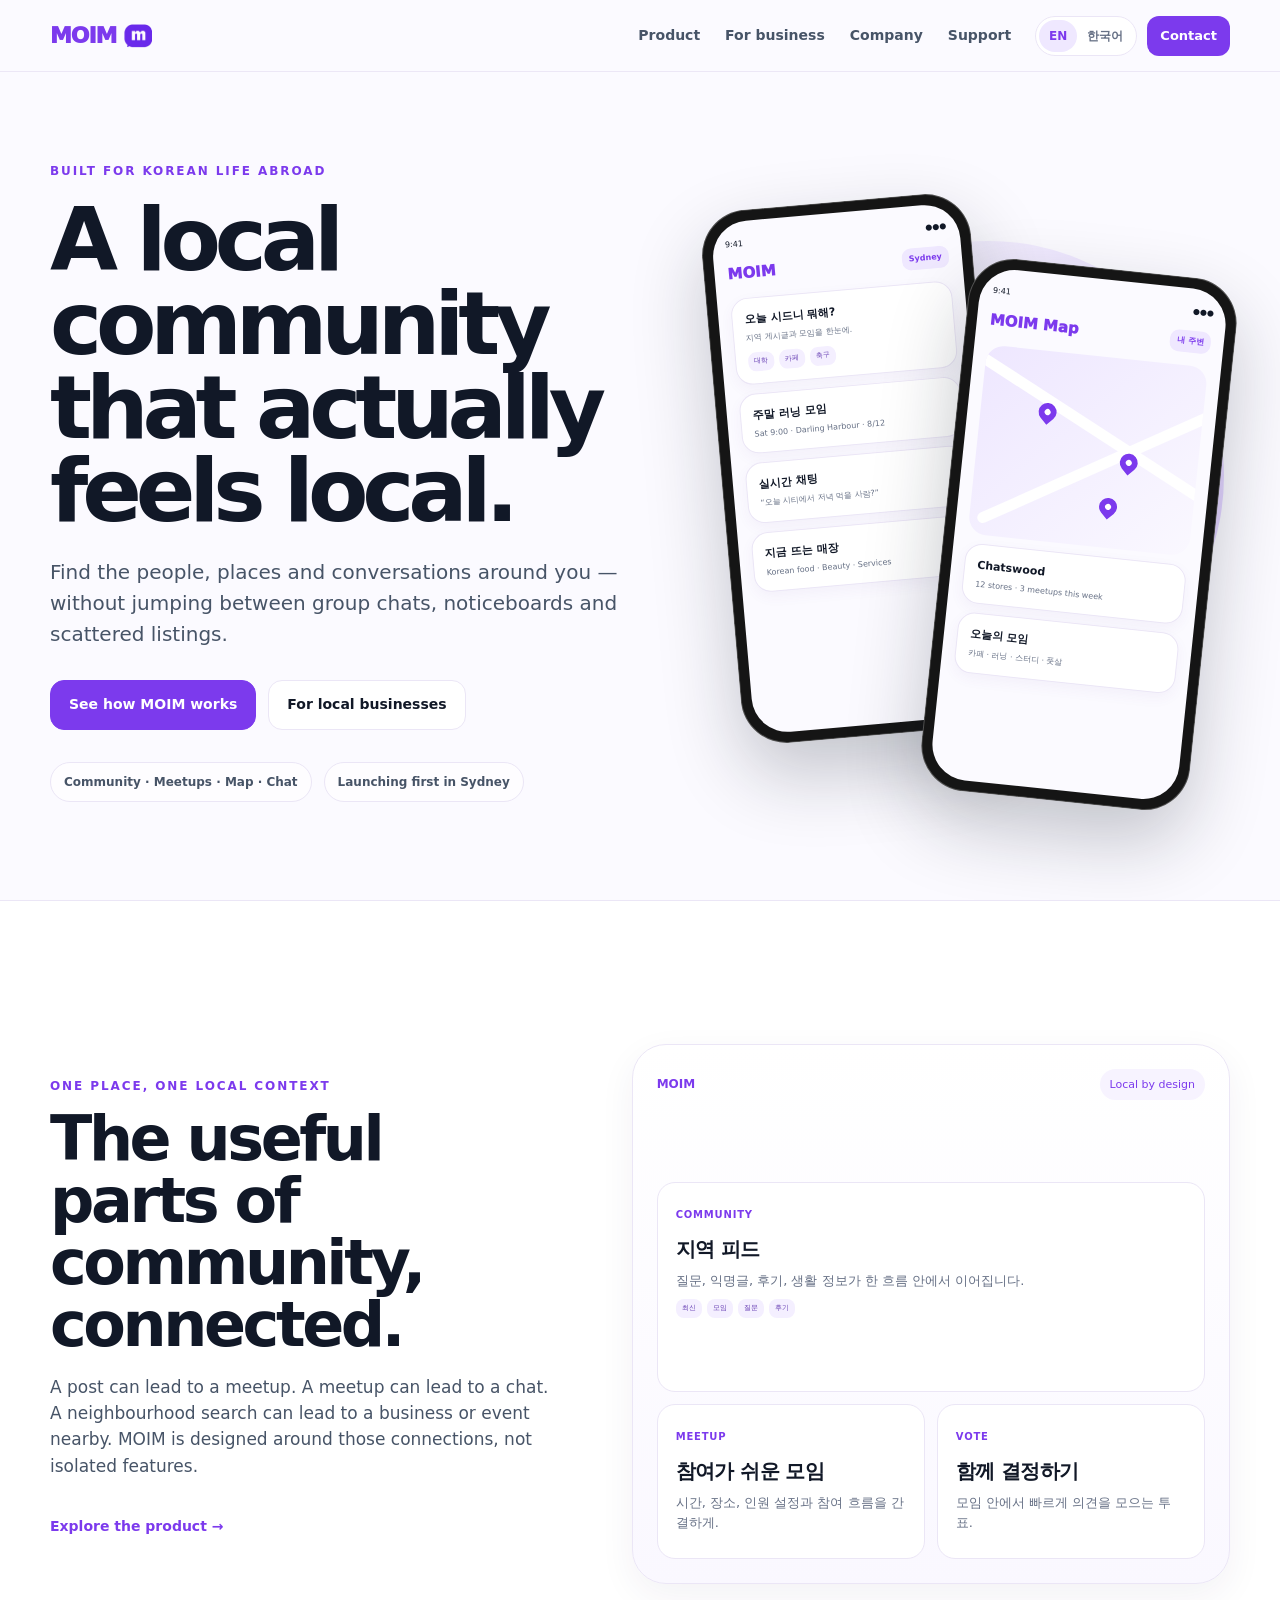
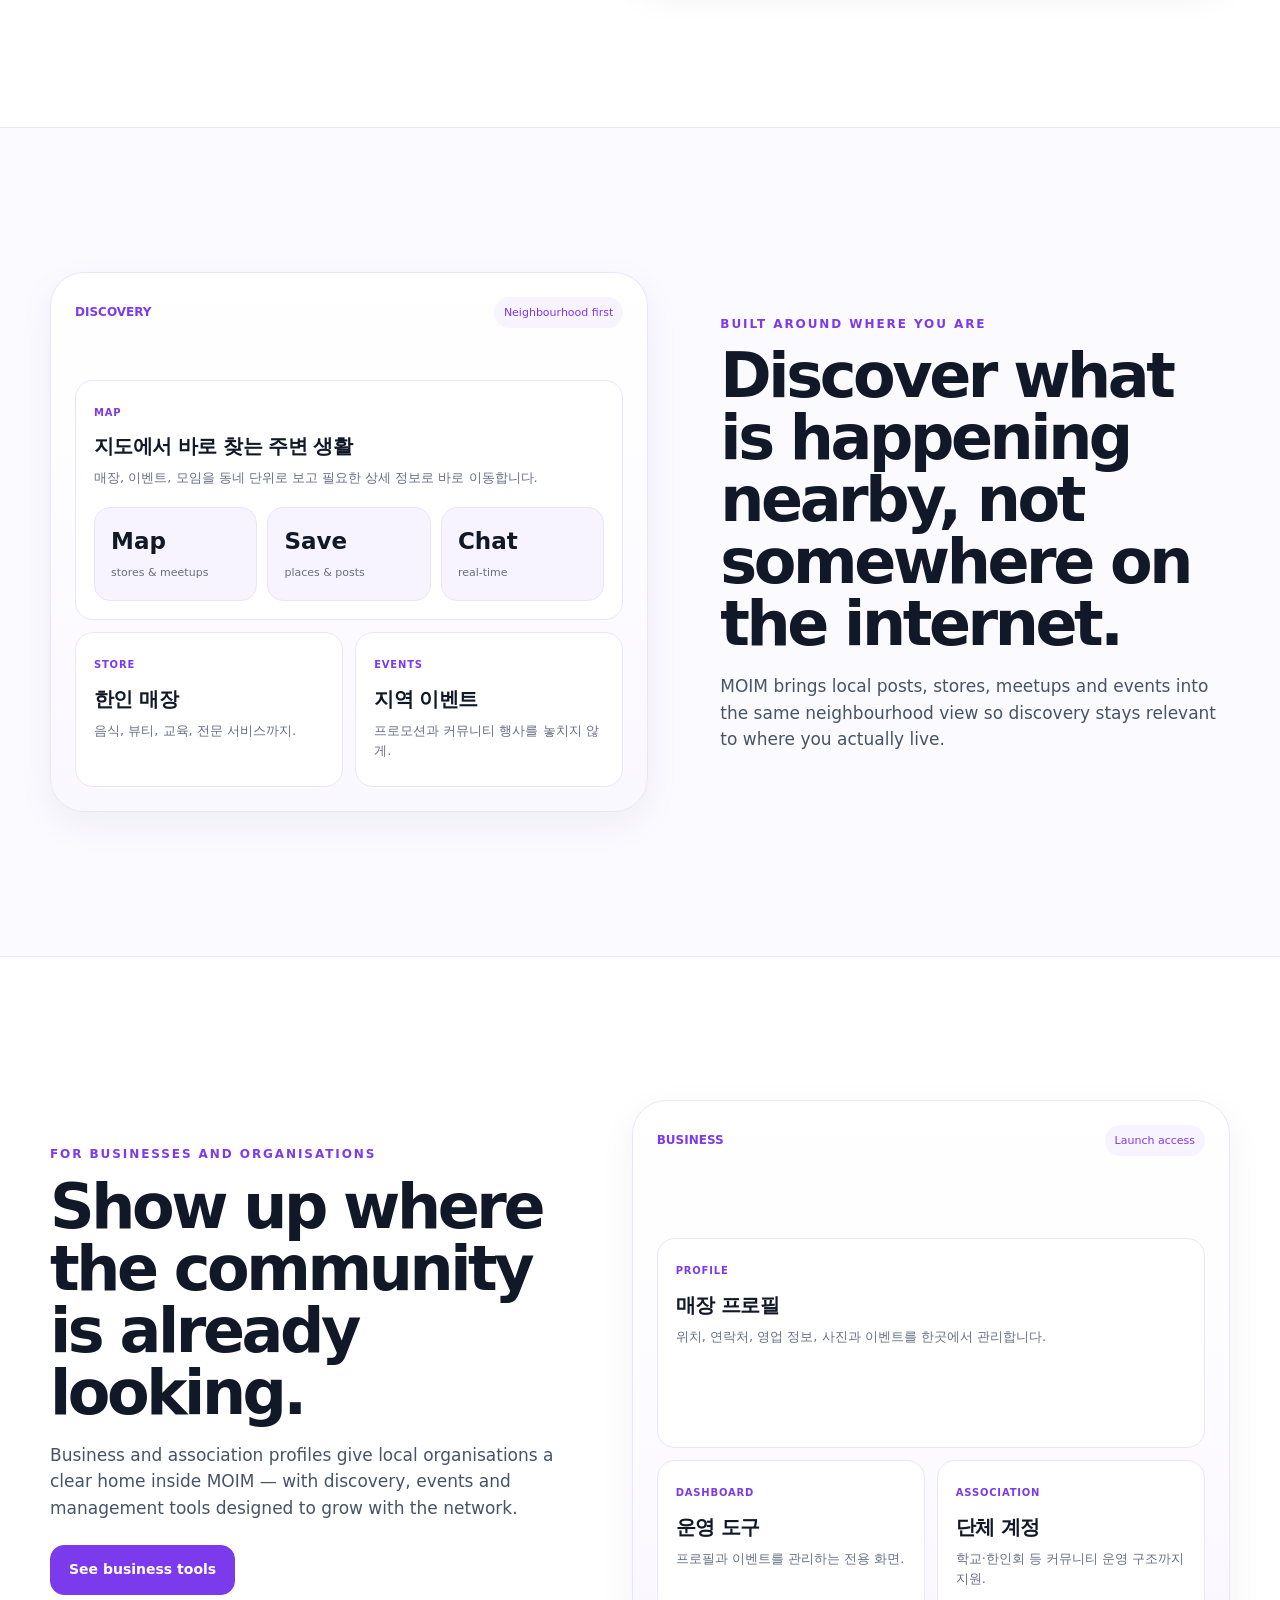
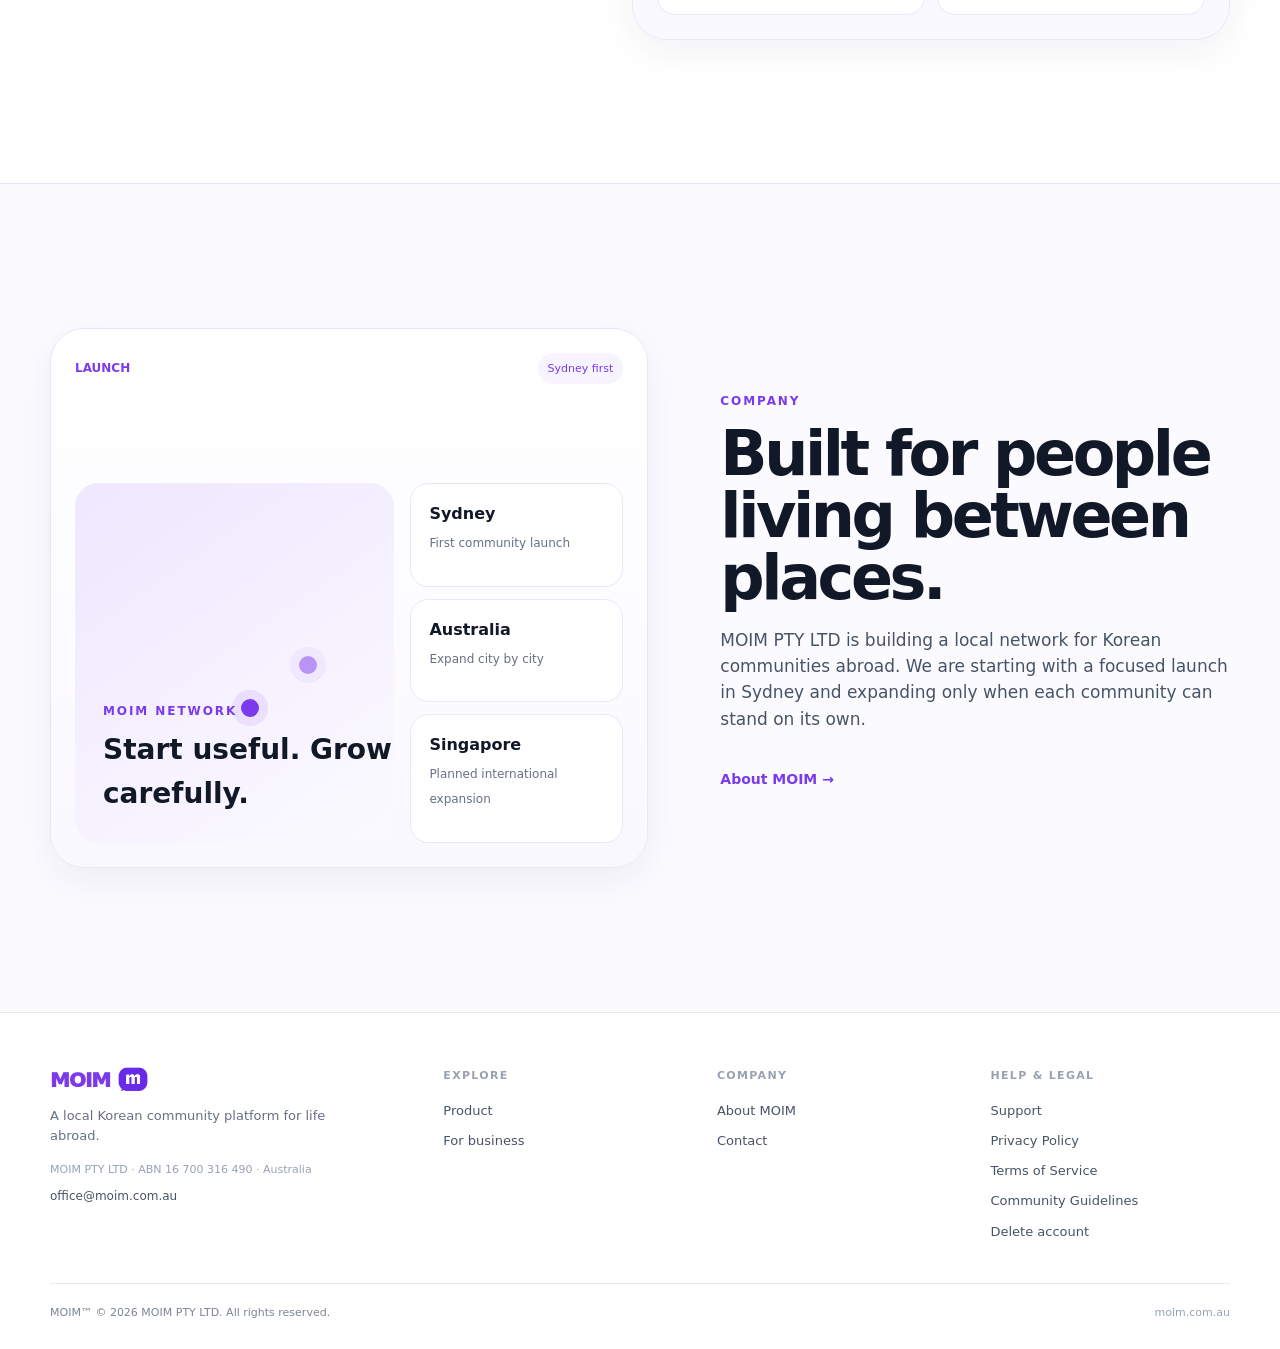
<file: index.html>
<!DOCTYPE html>
<html lang="en"><head><meta charset="utf-8"/><meta content="width=device-width,initial-scale=1" name="viewport"/><title>MOIM — Local Korean community, wherever you are</title><meta content="MOIM brings Korean community posts, meetups, local businesses, maps and real-time conversation into one place." name="description"/><link href="styles.css" rel="stylesheet"/><link href="favicon-32.png" rel="icon" sizes="32x32" type="image/png"/><link href="favicon-16.png" rel="icon" sizes="16x16" type="image/png"/><link href="apple-touch-icon.png" rel="apple-touch-icon"/><link href="moim-mark.png" rel="icon" type="image/png"/></head><body><a class="skip-link" href="#main">Skip to content</a><div data-site-header=""></div><main id="main">
<section class="hero"><div class="wrap hero-grid"><div>
<div class="kicker" data-lang-block="en">Built for Korean life abroad</div><div class="kicker" data-lang-block="ko">해외에서 살아가는 한인을 위해</div>
<div data-lang-block="en"><h1 class="display">A local community that actually feels local.</h1><p class="subhead">Find the people, places and conversations around you — without jumping between group chats, noticeboards and scattered listings.</p><div class="hero-actions"><a class="btn primary" href="product.html">See how MOIM works</a><a class="btn" href="business.html">For local businesses</a></div><div class="hero-meta"><span class="meta-pill">Community · Meetups · Map · Chat</span><span class="meta-pill">Launching first in Sydney</span></div></div>
<div data-lang-block="ko"><h1 class="display">내 주변 한인 생활을 한곳에서.</h1><p class="subhead">단체채팅, 게시판, 지도와 매장 검색을 오가지 않아도 주변 사람과 정보, 장소를 한 흐름에서 만날 수 있습니다.</p><div class="hero-actions"><a class="btn primary" href="product.html">MOIM 기능 보기</a><a class="btn" href="business.html">비즈니스 안내</a></div><div class="hero-meta"><span class="meta-pill">커뮤니티 · 모임 · 지도 · 채팅</span><span class="meta-pill">시드니부터 시작합니다</span></div></div>
</div><div aria-hidden="true" class="phone-stage"><div class="halo"></div><div class="phone a"><div class="phone-screen"><div class="phone-status"><span>9:41</span><span>●●●</span></div><div class="appbar"><span class="app-logo">MOIM</span><span class="app-chip">Sydney</span></div><div class="app-card"><h4>오늘 시드니 뭐해?</h4><p>지역 게시글과 모임을 한눈에.</p><div class="app-pills"><span>대학</span><span>카페</span><span>축구</span></div></div><div class="app-card"><h4>주말 러닝 모임</h4><p>Sat 9:00 · Darling Harbour · 8/12</p></div><div class="app-card"><h4>실시간 채팅</h4><p>“오늘 시티에서 저녁 먹을 사람?”</p></div><div class="app-card"><h4>지금 뜨는 매장</h4><p>Korean food · Beauty · Services</p></div></div></div><div class="phone b"><div class="phone-screen"><div class="phone-status"><span>9:41</span><span>●●●</span></div><div class="appbar"><span class="app-logo">MOIM Map</span><span class="app-chip">내 주변</span></div><div class="mock-map"><i class="road r1"></i><i class="road r2"></i><i class="pin p1"></i><i class="pin p2"></i><i class="pin p3"></i></div><div class="app-card"><h4>Chatswood</h4><p>12 stores · 3 meetups this week</p></div><div class="app-card"><h4>오늘의 모임</h4><p>카페 · 러닝 · 스터디 · 풋살</p></div></div></div></div></div></section>
<section class="chapter white"><div class="wrap chapter-grid"><div class="chapter-copy"><div class="kicker" data-lang-block="en">One place, one local context</div><div class="kicker" data-lang-block="ko">지역 생활의 흐름을 하나로</div><div data-lang-block="en"><h2 class="headline">The useful parts of community, connected.</h2><p class="section-copy">A post can lead to a meetup. A meetup can lead to a chat. A neighbourhood search can lead to a business or event nearby. MOIM is designed around those connections, not isolated features.</p><div class="chapter-actions"><a class="btn text" href="product.html">Explore the product →</a></div></div><div data-lang-block="ko"><h2 class="headline">게시글에서 만남까지, 자연스럽게 이어지도록.</h2><p class="section-copy">게시글이 모임으로, 모임이 대화로 이어집니다. 동네를 둘러보다 가까운 매장과 이벤트를 발견하는 흐름까지 하나로 연결했습니다.</p><div class="chapter-actions"><a class="btn text" href="product.html">제품 자세히 보기 →</a></div></div></div><div class="visual-panel"><div class="visual-top"><span class="visual-label">MOIM</span><span class="visual-badge">Local by design</span></div><div class="visual-grid"><div class="ui-card large"><span class="micro">COMMUNITY</span><h3>지역 피드</h3><p>질문, 익명글, 후기, 생활 정보가 한 흐름 안에서 이어집니다.</p><div class="app-pills"><span>최신</span><span>모임</span><span>질문</span><span>후기</span></div></div><div class="ui-card"><span class="micro">MEETUP</span><h3>참여가 쉬운 모임</h3><p>시간, 장소, 인원 설정과 참여 흐름을 간결하게.</p></div><div class="ui-card"><span class="micro">VOTE</span><h3>함께 결정하기</h3><p>모임 안에서 빠르게 의견을 모으는 투표.</p></div></div></div></div></section>
<section class="chapter"><div class="wrap chapter-grid reverse"><div class="visual-panel"><div class="visual-top"><span class="visual-label">DISCOVERY</span><span class="visual-badge">Neighbourhood first</span></div><div class="visual-grid"><div class="ui-card large"><span class="micro">MAP</span><h3>지도에서 바로 찾는 주변 생활</h3><p>매장, 이벤트, 모임을 동네 단위로 보고 필요한 상세 정보로 바로 이동합니다.</p><div class="metric-row"><div class="metric"><b>Map</b><span>stores &amp; meetups</span></div><div class="metric"><b>Save</b><span>places &amp; posts</span></div><div class="metric"><b>Chat</b><span>real-time</span></div></div></div><div class="ui-card"><span class="micro">STORE</span><h3>한인 매장</h3><p>음식, 뷰티, 교육, 전문 서비스까지.</p></div><div class="ui-card"><span class="micro">EVENTS</span><h3>지역 이벤트</h3><p>프로모션과 커뮤니티 행사를 놓치지 않게.</p></div></div></div><div class="chapter-copy"><div class="kicker" data-lang-block="en">Built around where you are</div><div class="kicker" data-lang-block="ko">내 주변을 기준으로</div><div data-lang-block="en"><h2 class="headline">Discover what is happening nearby, not somewhere on the internet.</h2><p class="section-copy">MOIM brings local posts, stores, meetups and events into the same neighbourhood view so discovery stays relevant to where you actually live.</p></div><div data-lang-block="ko"><h2 class="headline">인터넷 어딘가가 아니라, 지금 내 주변을 보여줍니다.</h2><p class="section-copy">지역 게시글과 매장, 모임, 이벤트를 같은 동네 맥락에서 보여줘 실제 생활에 필요한 정보가 먼저 보이도록 합니다.</p></div></div></div></section>
<section class="chapter white"><div class="wrap chapter-grid"><div class="chapter-copy"><div class="kicker" data-lang-block="en">For businesses and organisations</div><div class="kicker" data-lang-block="ko">비즈니스와 커뮤니티 단체를 위해</div><div data-lang-block="en"><h2 class="headline">Show up where the community is already looking.</h2><p class="section-copy">Business and association profiles give local organisations a clear home inside MOIM — with discovery, events and management tools designed to grow with the network.</p><div class="chapter-actions"><a class="btn primary" href="business.html">See business tools</a></div></div><div data-lang-block="ko"><h2 class="headline">커뮤니티가 찾는 곳에서, 제대로 발견되도록.</h2><p class="section-copy">비즈니스와 한인 단체가 MOIM 안에서 신뢰할 수 있는 프로필을 운영하고, 지역 탐색·이벤트·운영 도구로 자연스럽게 연결될 수 있게 설계했습니다.</p><div class="chapter-actions"><a class="btn primary" href="business.html">비즈니스 기능 보기</a></div></div></div><div class="visual-panel"><div class="visual-top"><span class="visual-label">BUSINESS</span><span class="visual-badge">Launch access</span></div><div class="visual-grid"><div class="ui-card large"><span class="micro">PROFILE</span><h3>매장 프로필</h3><p>위치, 연락처, 영업 정보, 사진과 이벤트를 한곳에서 관리합니다.</p></div><div class="ui-card"><span class="micro">DASHBOARD</span><h3>운영 도구</h3><p>프로필과 이벤트를 관리하는 전용 화면.</p></div><div class="ui-card"><span class="micro">ASSOCIATION</span><h3>단체 계정</h3><p>학교·한인회 등 커뮤니티 운영 구조까지 지원.</p></div></div></div></div></section>
<section class="chapter"><div class="wrap chapter-grid reverse"><div class="visual-panel"><div class="visual-top"><span class="visual-label">LAUNCH</span><span class="visual-badge">Sydney first</span></div><div class="region-map"><div class="region-main"><div class="region-dot syd"></div><div class="region-dot sg"></div><div style="position:absolute;left:28px;bottom:28px"><div class="kicker">MOIM NETWORK</div><h3 style="margin:8px 0 0;font-size:28px">Start useful. Grow carefully.</h3></div></div><div class="region-list"><div class="region-card"><strong>Sydney</strong><span>First community launch</span></div><div class="region-card"><strong>Australia</strong><span>Expand city by city</span></div><div class="region-card"><strong>Singapore</strong><span>Planned international expansion</span></div></div></div></div><div class="chapter-copy"><div class="kicker" data-lang-block="en">Company</div><div class="kicker" data-lang-block="ko">MOIM 이야기</div><div data-lang-block="en"><h2 class="headline">Built for people living between places.</h2><p class="section-copy">MOIM PTY LTD is building a local network for Korean communities abroad. We are starting with a focused launch in Sydney and expanding only when each community can stand on its own.</p><div class="chapter-actions"><a class="btn text" href="company.html">About MOIM →</a></div></div><div data-lang-block="ko"><h2 class="headline">낯선 도시에서도, 생활은 더 가까워질 수 있으니까.</h2><p class="section-copy">MOIM PTY LTD는 해외에서 살아가는 한인들을 위한 지역 네트워크를 만들고 있습니다. 시드니에서 집중적으로 시작한 뒤, 각 지역이 스스로 유용한 커뮤니티가 될 수 있을 때 확장합니다.</p><div class="chapter-actions"><a class="btn text" href="company.html">MOIM 소개 →</a></div></div></div></div></section>
</main><div data-site-footer=""></div><script src="app.js"></script></body></html>
</file>
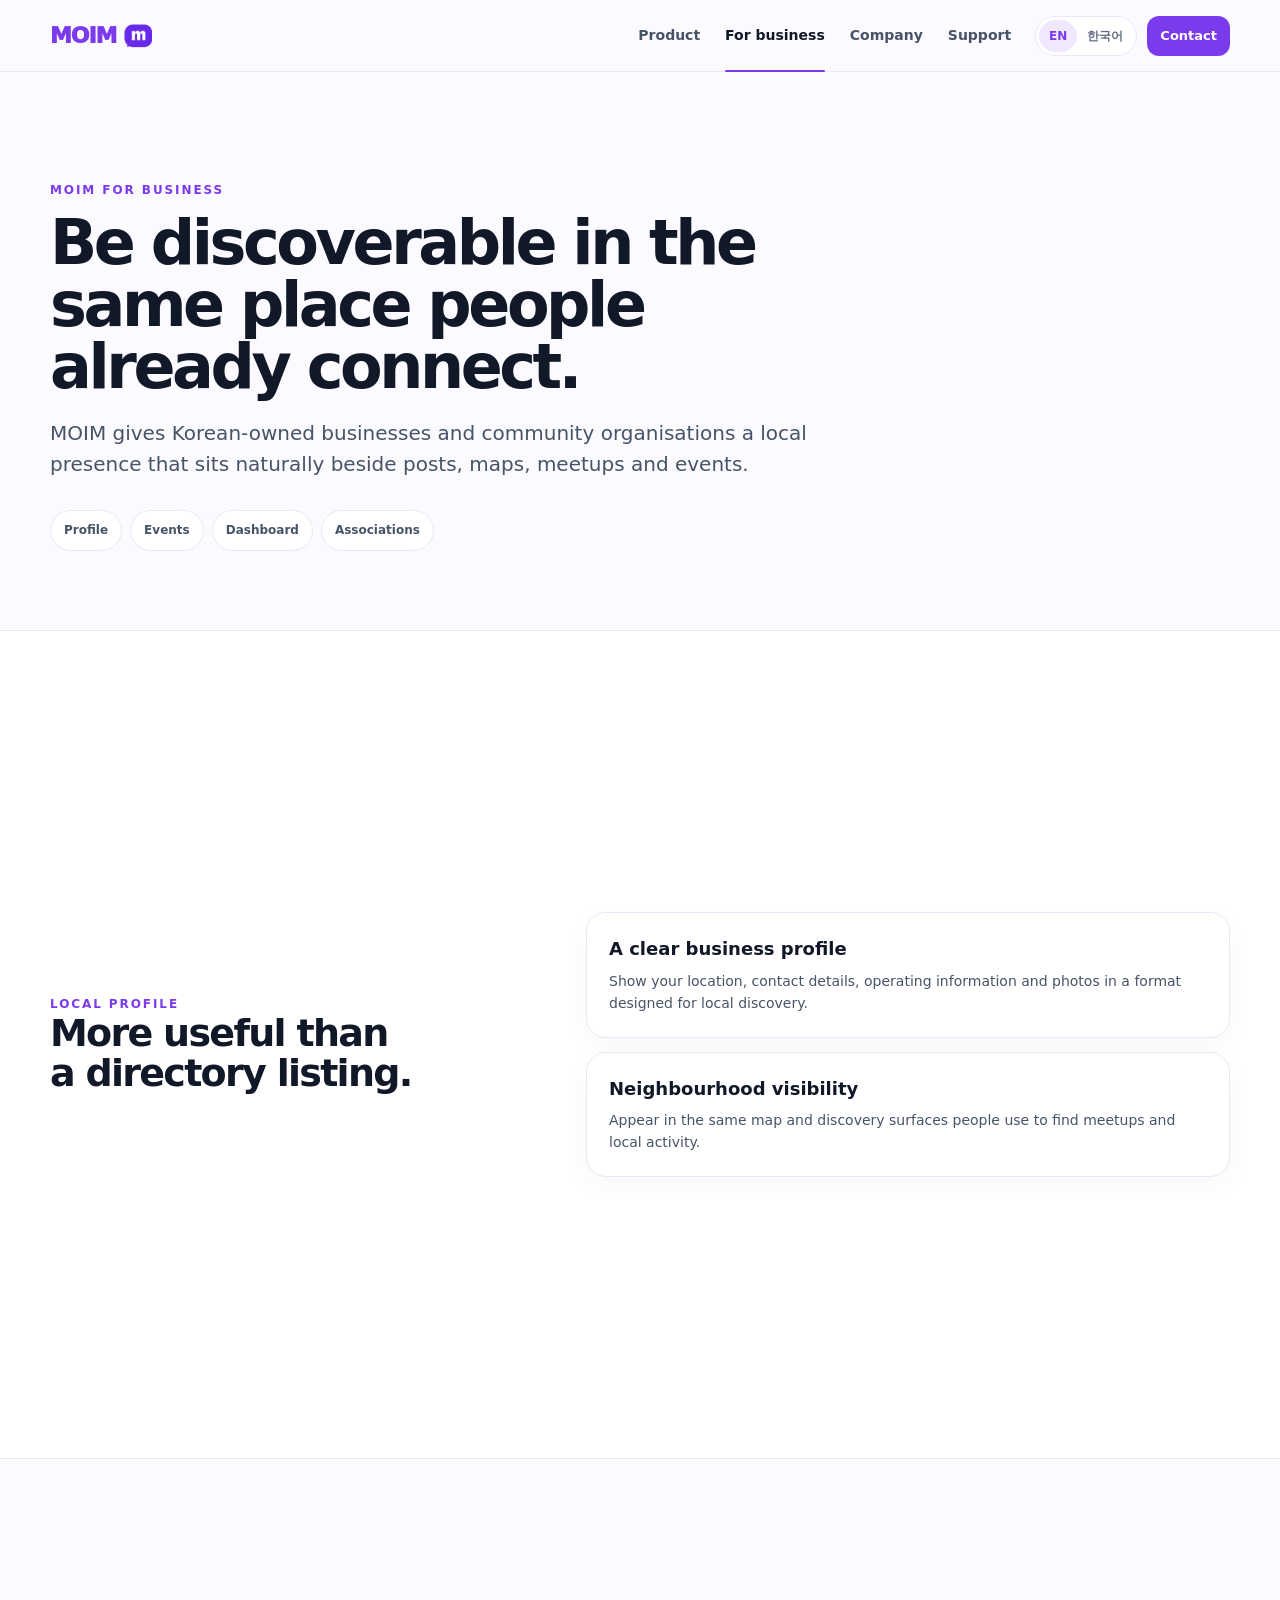
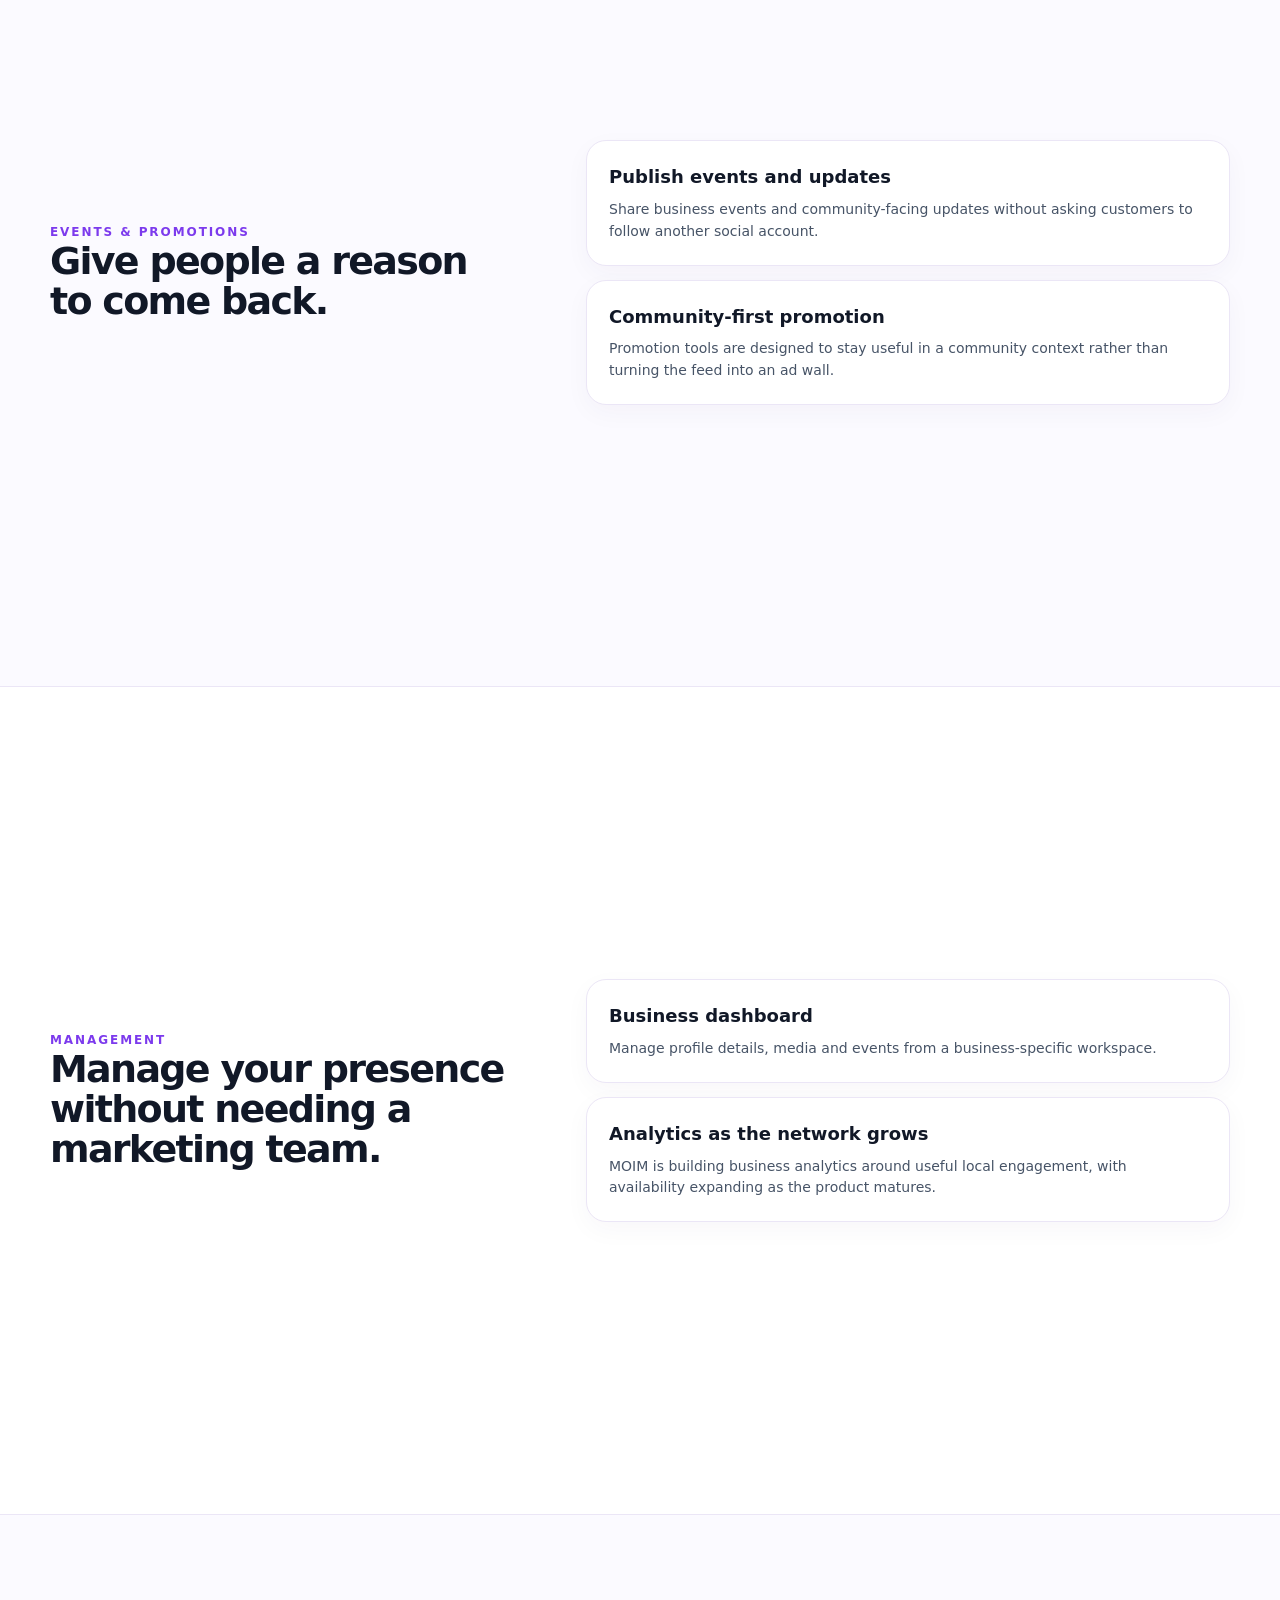
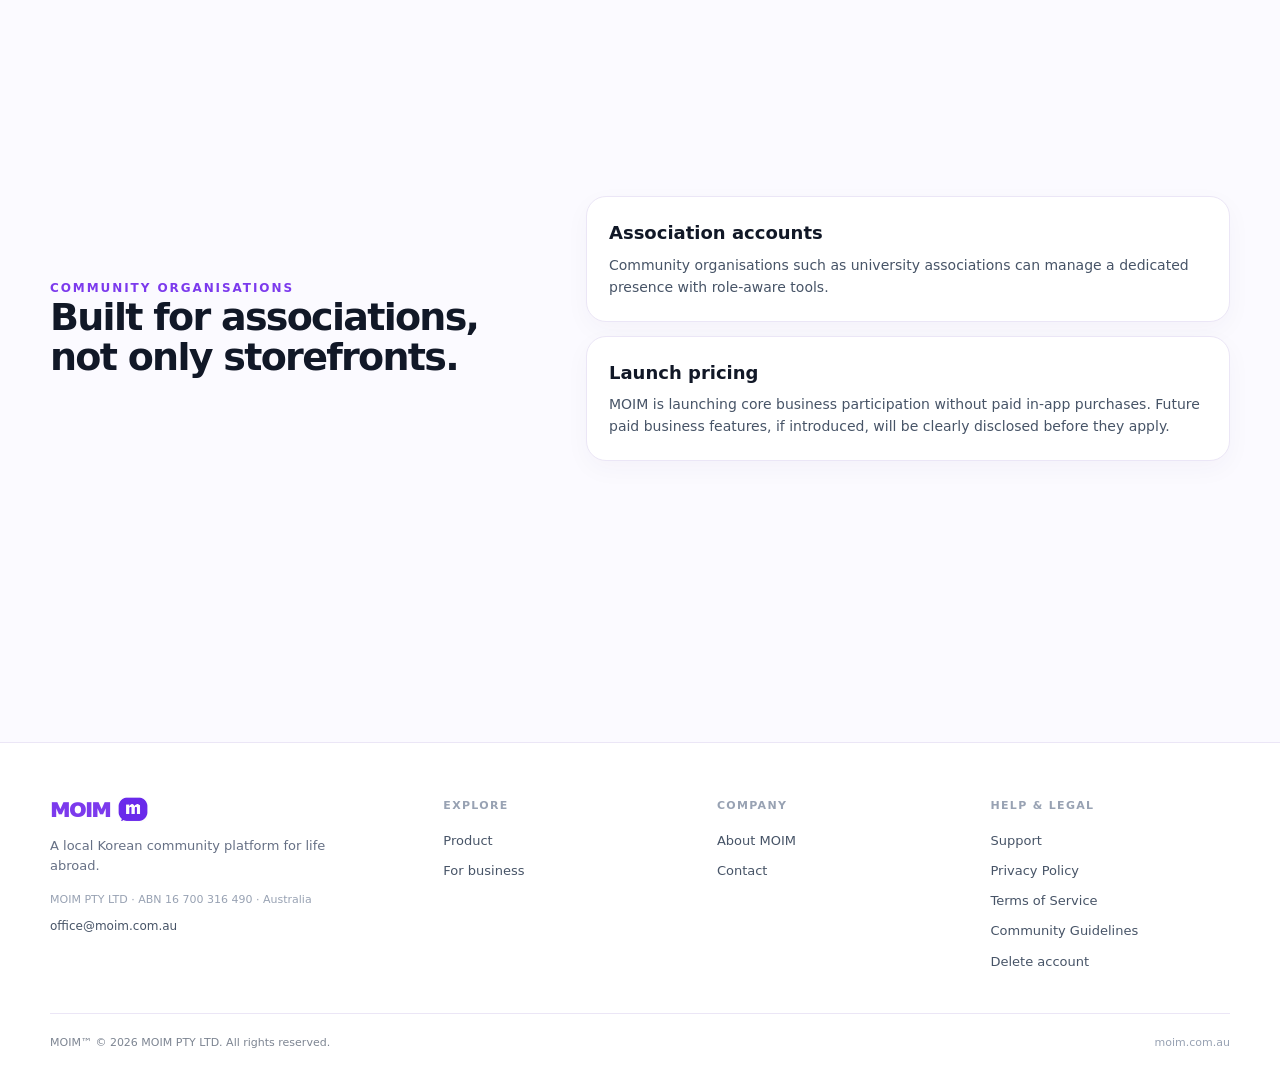
<file: business.html>
<!DOCTYPE html>

<html lang="en"><head><meta charset="utf-8"/><meta content="width=device-width,initial-scale=1" name="viewport"/><title>MOIM for business — Local discovery and community presence</title><meta content="MOIM helps Korean-owned businesses and community organisations be discovered locally, publish events and manage their presence." name="description"/><link href="styles.css" rel="stylesheet"/><link href="favicon-32.png" rel="icon" sizes="32x32" type="image/png"/><link href="favicon-16.png" rel="icon" sizes="16x16" type="image/png"/><link href="apple-touch-icon.png" rel="apple-touch-icon"/><link href="moim-mark.png" rel="icon" type="image/png"/></head><body><a class="skip-link" href="#main">Skip to content</a><div data-site-header=""></div><main id="main"><section class="page-hero"><div class="wrap"><div class="kicker">MOIM FOR BUSINESS</div><div data-lang-block="en"><h1 class="headline">Be discoverable in the same place people already connect.</h1><p class="subhead">MOIM gives Korean-owned businesses and community organisations a local presence that sits naturally beside posts, maps, meetups and events.</p></div><div data-lang-block="ko"><h1 class="headline">사람들이 모이는 곳에서, 자연스럽게 발견되도록.</h1><p class="subhead">한인 매장과 커뮤니티 단체가 게시글, 지도, 모임, 이벤트와 이어지는 지역 생활 안에서 신뢰도 높은 프로필을 운영할 수 있습니다.</p></div><nav aria-label="On this page" class="page-nav" data-lang-block="en"><a href="#profile">Profile</a><a href="#events">Events</a><a href="#dashboard">Dashboard</a><a href="#associations">Associations</a></nav><nav aria-label="이 페이지에서" class="page-nav" data-lang-block="ko"><a href="#profile">매장 프로필</a><a href="#events">이벤트</a><a href="#dashboard">관리</a><a href="#associations">단체</a></nav></div></section>
<section class="page-section white" id="profile"><div class="wrap section-grid"><div><div class="kicker">LOCAL PROFILE</div><h2 data-lang-block="en">More useful than a directory listing.</h2><h2 data-lang-block="ko">단순한 매장 등록을 넘어, 실제로 발견되게.</h2></div><div class="stack"><div class="info-card"><h3 data-lang-block="en">A clear business profile</h3><h3 data-lang-block="ko">신뢰할 수 있는 매장 프로필</h3><p data-lang-block="en">Show your location, contact details, operating information and photos in a format designed for local discovery.</p><p data-lang-block="ko">위치, 연락처, 영업 정보, 사진을 지역 탐색에 맞는 형태로 정리해 보여줄 수 있습니다.</p></div><div class="info-card"><h3 data-lang-block="en">Neighbourhood visibility</h3><h3 data-lang-block="ko">동네 단위 노출</h3><p data-lang-block="en">Appear in the same map and discovery surfaces people use to find meetups and local activity.</p><p data-lang-block="ko">사람들이 모임과 지역 활동을 찾는 지도·탐색 화면 안에서 매장도 함께 발견됩니다.</p></div></div></div></section>
<section class="page-section" id="events"><div class="wrap section-grid"><div><div class="kicker">EVENTS &amp; PROMOTIONS</div><h2 data-lang-block="en">Give people a reason to come back.</h2><h2 data-lang-block="ko">다시 찾게 되는 이유를 만들 수 있게.</h2></div><div class="stack"><div class="info-card"><h3 data-lang-block="en">Publish events and updates</h3><h3 data-lang-block="ko">이벤트와 소식 게시</h3><p data-lang-block="en">Share business events and community-facing updates without asking customers to follow another social account.</p><p data-lang-block="ko">고객이 별도 SNS 계정을 찾아다니지 않아도 매장 이벤트와 지역 소식을 MOIM 안에서 확인할 수 있습니다.</p></div><div class="info-card"><h3 data-lang-block="en">Community-first promotion</h3><h3 data-lang-block="ko">커뮤니티 중심의 프로모션</h3><p data-lang-block="en">Promotion tools are designed to stay useful in a community context rather than turning the feed into an ad wall.</p><p data-lang-block="ko">피드를 광고판으로 만들기보다 지역 커뮤니티 안에서 실제로 도움이 되는 방식의 노출을 지향합니다.</p></div></div></div></section>
<section class="page-section white" id="dashboard"><div class="wrap section-grid"><div><div class="kicker">MANAGEMENT</div><h2 data-lang-block="en">Manage your presence without needing a marketing team.</h2><h2 data-lang-block="ko">마케팅 팀 없이도 필요한 건 직접 관리할 수 있게.</h2></div><div class="stack"><div class="info-card"><h3 data-lang-block="en">Business dashboard</h3><h3 data-lang-block="ko">비즈니스 대시보드</h3><p data-lang-block="en">Manage profile details, media and events from a business-specific workspace.</p><p data-lang-block="ko">비즈니스 전용 화면에서 프로필 정보, 미디어, 이벤트를 관리할 수 있습니다.</p></div><div class="info-card"><h3 data-lang-block="en">Analytics as the network grows</h3><h3 data-lang-block="ko">커뮤니티 성장에 맞춘 분석</h3><p data-lang-block="en">MOIM is building business analytics around useful local engagement, with availability expanding as the product matures.</p><p data-lang-block="ko">단순 노출 수보다 지역 이용자의 실제 관심을 이해할 수 있는 분석 기능을 제품 성장에 맞춰 확장합니다.</p></div></div></div></section>
<section class="page-section" id="associations"><div class="wrap section-grid"><div><div class="kicker">COMMUNITY ORGANISATIONS</div><h2 data-lang-block="en">Built for associations, not only storefronts.</h2><h2 data-lang-block="ko">매장뿐 아니라 커뮤니티 단체 운영까지.</h2></div><div class="stack"><div class="info-card"><h3 data-lang-block="en">Association accounts</h3><h3 data-lang-block="ko">단체 계정</h3><p data-lang-block="en">Community organisations such as university associations can manage a dedicated presence with role-aware tools.</p><p data-lang-block="ko">대학 한인회 등 커뮤니티 단체가 전용 계정과 역할 기반 운영 기능을 사용할 수 있습니다.</p></div><div class="info-card"><h3 data-lang-block="en">Launch pricing</h3><h3 data-lang-block="ko">출시 초기 이용</h3><p data-lang-block="en">MOIM is launching core business participation without paid in-app purchases. Future paid business features, if introduced, will be clearly disclosed before they apply.</p><p data-lang-block="ko">초기 출시에서는 핵심 비즈니스 참여 기능에 인앱 결제를 적용하지 않습니다. 향후 유료 비즈니스 기능이 도입될 경우 적용 전에 명확히 안내합니다.</p></div></div></div></section>
</main><div data-site-footer=""></div><script src="app.js"></script></body></html>
</file>
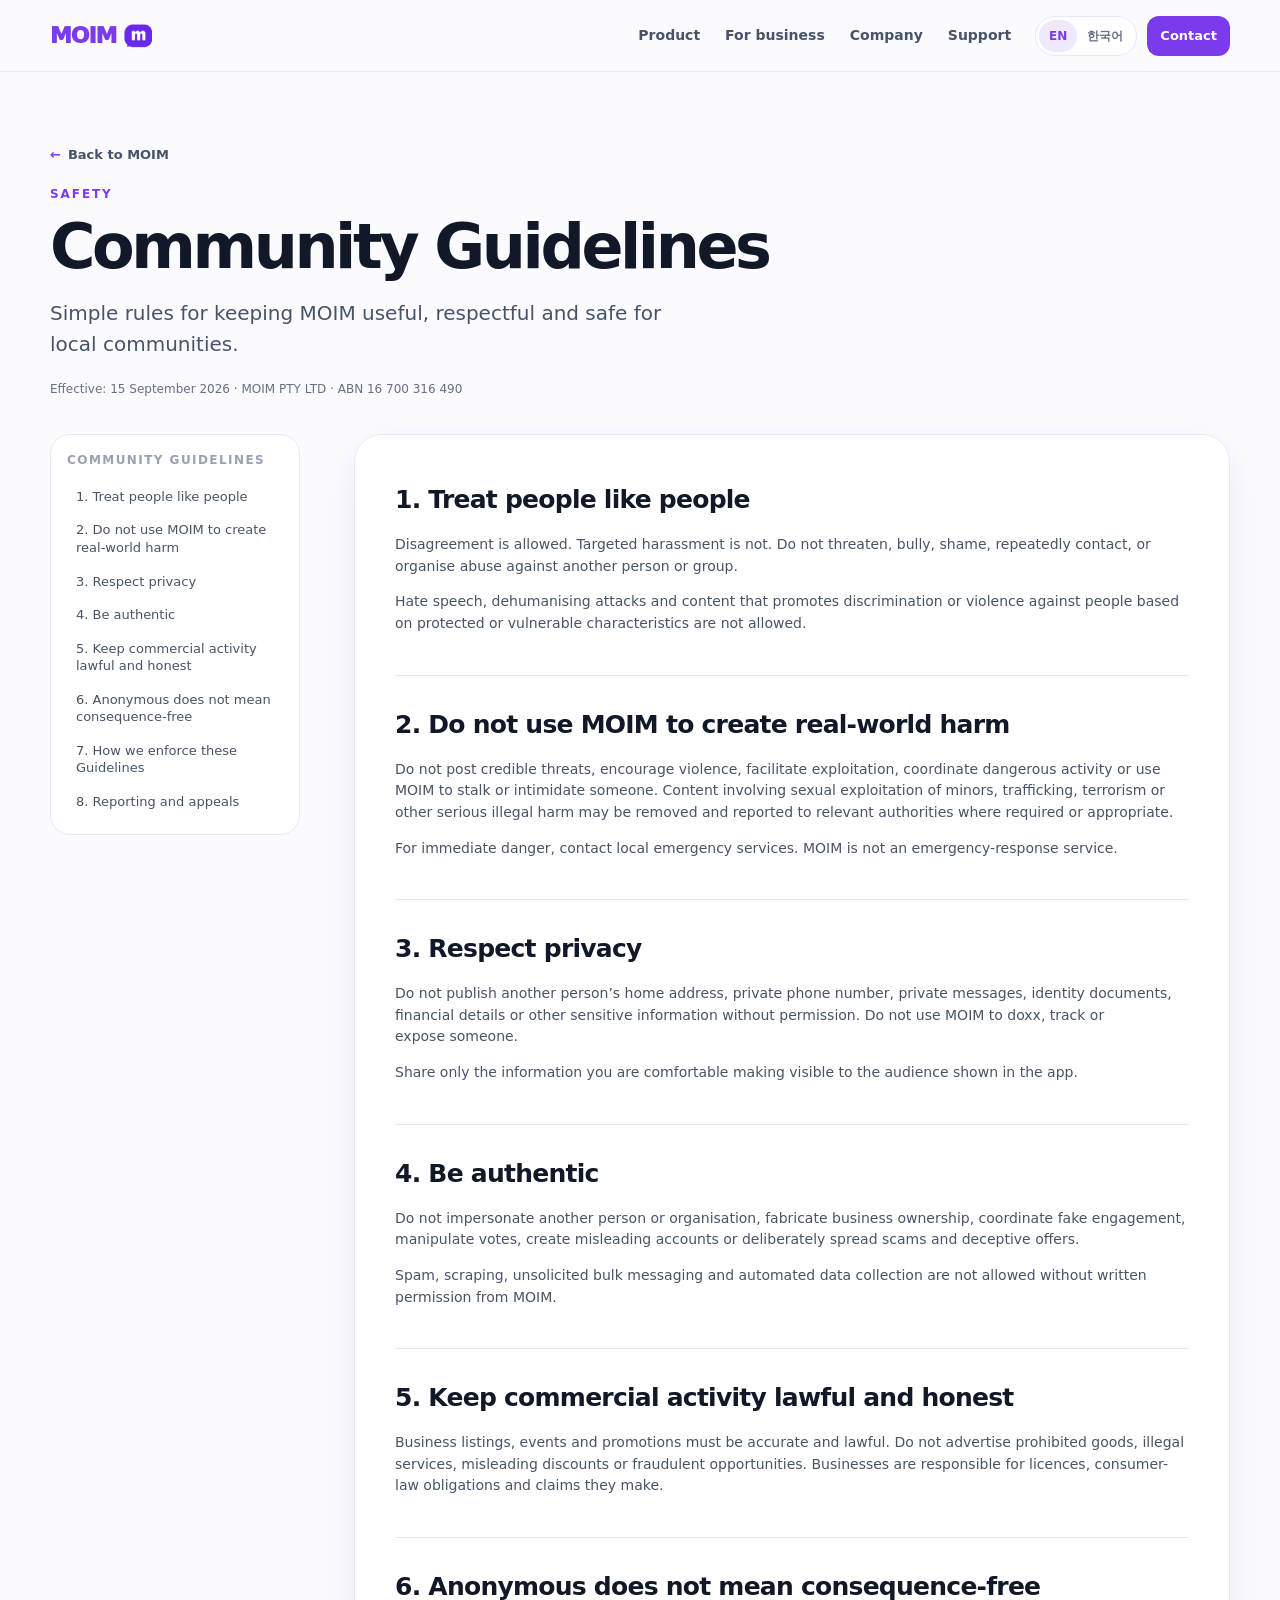
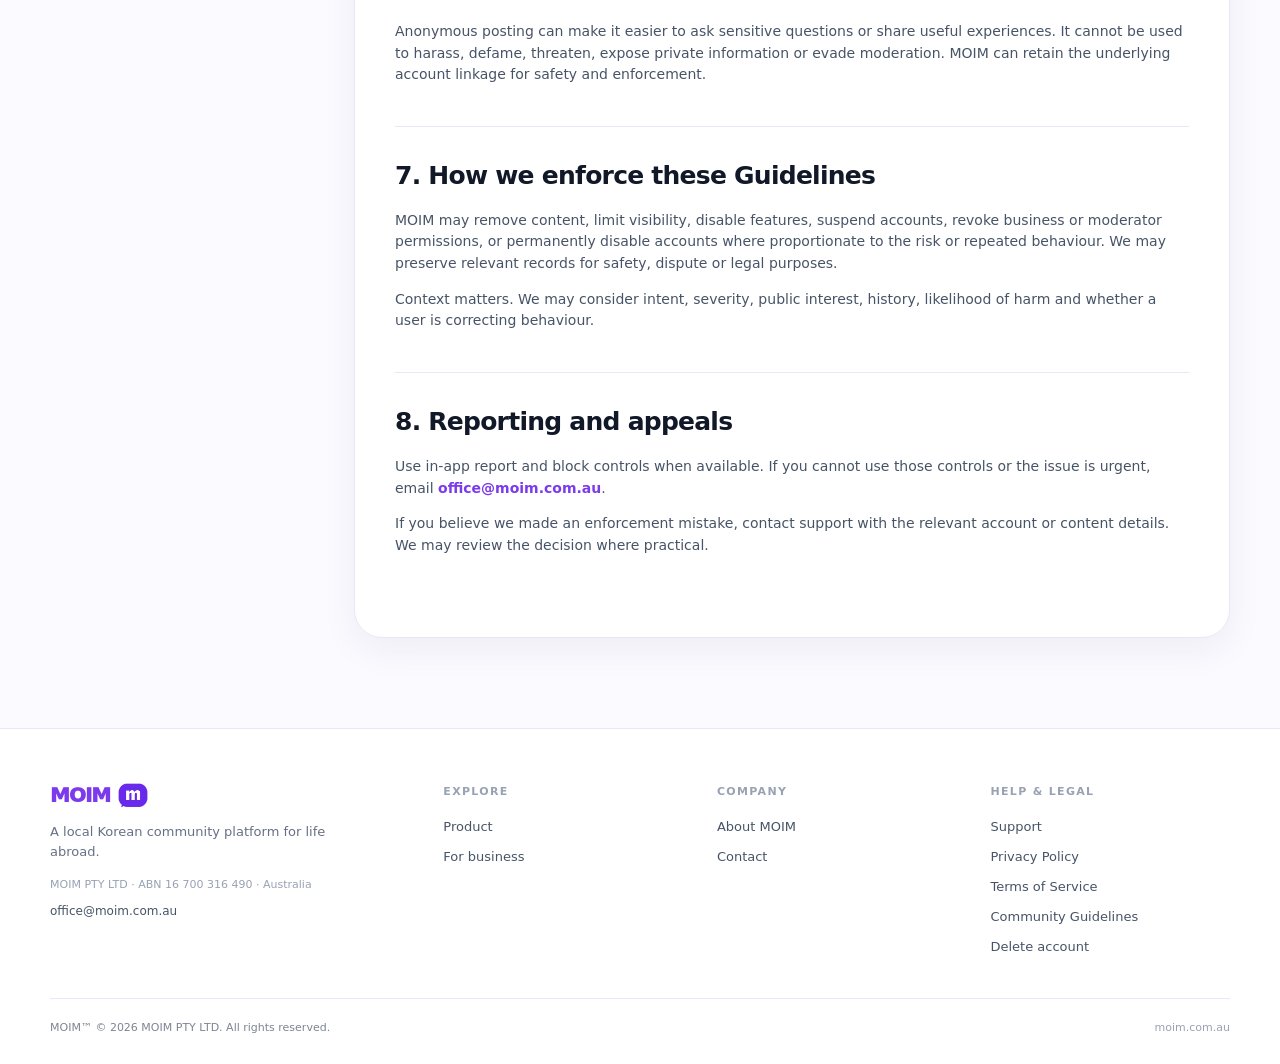
<file: community-guidelines.html>
<!DOCTYPE html>

<html lang="en"><head><meta charset="utf-8"/><meta content="width=device-width,initial-scale=1" name="viewport"/><title>MOIM Community Guidelines</title><meta content="Community standards for using MOIM safely and respectfully." name="description"/><link href="styles.css" rel="stylesheet"/><link href="favicon-32.png" rel="icon" sizes="32x32" type="image/png"/><link href="favicon-16.png" rel="icon" sizes="16x16" type="image/png"/><link href="apple-touch-icon.png" rel="apple-touch-icon"/><link href="moim-mark.png" rel="icon" type="image/png"/></head><body><a class="skip-link" href="#main">Skip to content</a><div data-site-header=""></div><main id="main"><section class="legal-hero"><div class="wrap"><a class="back-link" data-i18n="backHome" href="index.html">Back to MOIM</a><div class="kicker">SAFETY</div><h1 class="headline" data-doc-title="">Community Guidelines</h1><div data-lang-block="en"><p class="subhead">Simple rules for keeping MOIM useful, respectful and safe for local communities.</p></div><div data-lang-block="ko"><p class="subhead">MOIM을 지역 커뮤니티에 실제로 도움이 되고 안전한 공간으로 유지하기 위한 기본 규칙입니다.</p></div><div class="legal-meta"><div data-lang-block="en">Effective: 15 September 2026 · MOIM PTY LTD · ABN 16 700 316 490</div><div data-lang-block="ko">시행일: 2026년 9월 15일 · MOIM PTY LTD · ABN 16 700 316 490</div></div></div></section><div class="wrap legal-layout"><aside class="legal-toc"><h3>Guidelines</h3><a href="#respect">1. Respect</a><a href="#safety">2. Safety</a><a href="#privacy">3. Privacy</a><a href="#integrity">4. Integrity</a><a href="#commerce">5. Commerce</a><a href="#anonymous">6. Anonymous posts</a><a href="#moderation">7. Moderation</a><a href="#report">8. Reporting</a></aside><article class="legal-doc"><div data-lang-block="en"><section id="respect"><h2>1. Treat people like people</h2><p>Disagreement is allowed. Targeted harassment is not. Do not threaten, bully, shame, repeatedly contact, or organise abuse against another person or group.</p><p>Hate speech, dehumanising attacks and content that promotes discrimination or violence against people based on protected or vulnerable characteristics are not allowed.</p></section><section id="safety"><h2>2. Do not use MOIM to create real-world harm</h2><p>Do not post credible threats, encourage violence, facilitate exploitation, coordinate dangerous activity or use MOIM to stalk or intimidate someone. Content involving sexual exploitation of minors, trafficking, terrorism or other serious illegal harm may be removed and reported to relevant authorities where required or appropriate.</p><p>For immediate danger, contact local emergency services. MOIM is not an emergency-response service.</p></section><section id="privacy"><h2>3. Respect privacy</h2><p>Do not publish another person’s home address, private phone number, private messages, identity documents, financial details or other sensitive information without permission. Do not use MOIM to doxx, track or expose someone.</p><p>Share only the information you are comfortable making visible to the audience shown in the app.</p></section><section id="integrity"><h2>4. Be authentic</h2><p>Do not impersonate another person or organisation, fabricate business ownership, coordinate fake engagement, manipulate votes, create misleading accounts or deliberately spread scams and deceptive offers.</p><p>Spam, scraping, unsolicited bulk messaging and automated data collection are not allowed without written permission from MOIM.</p></section><section id="commerce"><h2>5. Keep commercial activity lawful and honest</h2><p>Business listings, events and promotions must be accurate and lawful. Do not advertise prohibited goods, illegal services, misleading discounts or fraudulent opportunities. Businesses are responsible for licences, consumer-law obligations and claims they make.</p></section><section id="anonymous"><h2>6. Anonymous does not mean consequence-free</h2><p>Anonymous posting can make it easier to ask sensitive questions or share useful experiences. It cannot be used to harass, defame, threaten, expose private information or evade moderation. MOIM can retain the underlying account linkage for safety and enforcement.</p></section><section id="moderation"><h2>7. How we enforce these Guidelines</h2><p>MOIM may remove content, limit visibility, disable features, suspend accounts, revoke business or moderator permissions, or permanently disable accounts where proportionate to the risk or repeated behaviour. We may preserve relevant records for safety, dispute or legal purposes.</p><p>Context matters. We may consider intent, severity, public interest, history, likelihood of harm and whether a user is correcting behaviour.</p></section><section id="report"><h2>8. Reporting and appeals</h2><p>Use in-app report and block controls when available. If you cannot use those controls or the issue is urgent, email <a href="mailto:office@moim.com.au?subject=MOIM%20Safety%20Report">office@moim.com.au</a>.</p><p>If you believe we made an enforcement mistake, contact support with the relevant account or content details. We may review the decision where practical.</p></section></div><div data-lang-block="ko"><section><h2>1. 사람을 존중해 주세요</h2><p>의견 차이는 괜찮지만 특정인을 괴롭히는 행동은 허용되지 않습니다. 협박, 집단 괴롭힘, 반복적인 원치 않는 연락, 공개 망신 또는 다른 이용자를 대상으로 한 공격을 조직하지 마세요.</p><p>보호받거나 취약한 특성을 이유로 사람을 비하·비인간화하거나 차별·폭력을 조장하는 혐오 표현은 허용되지 않습니다.</p></section><section><h2>2. 현실의 위해로 이어지는 용도로 사용하지 마세요</h2><p>구체적인 위협, 폭력 조장, 착취, 위험한 활동의 조직, 스토킹이나 위협 목적으로 MOIM을 사용할 수 없습니다. 아동 성착취, 인신매매, 테러 등 중대한 불법 위해와 관련된 콘텐츠는 삭제될 수 있으며 법률상 필요하거나 적절한 경우 관련 기관에 신고될 수 있습니다.</p><p>즉각적인 위험이 있는 경우 지역 긴급구조기관에 연락하세요. MOIM은 긴급 대응 서비스가 아닙니다.</p></section><section><h2>3. 개인정보를 존중해 주세요</h2><p>타인의 집 주소, 비공개 전화번호, 사적 대화, 신분증, 금융정보 등 민감한 정보를 동의 없이 게시하지 마세요. 신상털기, 추적, 사생활 노출 목적으로 MOIM을 사용할 수 없습니다.</p><p>앱에 표시되는 공개 범위를 확인하고 해당 대상에게 공개되어도 괜찮은 정보만 공유하세요.</p></section><section><h2>4. 진실하게 참여해 주세요</h2><p>타인·단체 사칭, 허위 매장 소유권 주장, 가짜 참여 생성, 투표 조작, 오해를 유도하는 계정 운영, 사기성 제안 유포는 허용되지 않습니다.</p><p>MOIM의 서면 허가 없이 스팸, 무단 스크래핑, 대량 메시지 발송, 자동화된 데이터 수집을 할 수 없습니다.</p></section><section><h2>5. 상업 활동은 적법하고 정확해야 합니다</h2><p>비즈니스 정보, 이벤트, 프로모션은 사실에 부합하고 적법해야 합니다. 불법 상품·서비스, 허위 할인, 사기성 기회를 홍보할 수 없습니다. 사업자는 관련 허가, 소비자법상 의무 및 자신이 게시한 주장에 책임을 집니다.</p></section><section><h2>6. 익명이라고 해서 책임이 사라지는 것은 아닙니다</h2><p>익명 게시 기능은 민감한 질문이나 경험을 더 편하게 공유하도록 돕기 위한 기능입니다. 괴롭힘, 명예훼손, 협박, 개인정보 노출 또는 운영 회피에 사용할 수 없습니다. MOIM은 안전 및 제재를 위해 내부적으로 계정 연결 정보를 보유할 수 있습니다.</p></section><section><h2>7. 가이드라인 집행 방식</h2><p>MOIM은 위험도와 반복 여부에 따라 콘텐츠 삭제, 노출 제한, 기능 제한, 계정 정지, 비즈니스·운영 권한 회수, 계정 영구 비활성화 등의 조치를 취할 수 있습니다. 안전, 분쟁 또는 법적 목적에 필요한 관련 기록은 제한적으로 보존할 수 있습니다.</p><p>판단 시 의도, 심각성, 공익성, 반복 이력, 위해 가능성 및 이용자의 시정 여부 등 맥락을 고려할 수 있습니다.</p></section><section><h2>8. 신고 및 재검토</h2><p>가능한 경우 앱 내 신고·차단 기능을 이용해 주세요. 해당 기능을 사용할 수 없거나 긴급한 사안이라면 <a href="mailto:office@moim.com.au?subject=MOIM%20Safety%20Report">office@moim.com.au</a>로 문의하세요.</p><p>운영 조치가 잘못되었다고 생각하는 경우 관련 계정 또는 콘텐츠 정보를 포함해 고객지원으로 문의할 수 있으며, 가능한 범위에서 재검토할 수 있습니다.</p></section></div></article></div></main><div data-site-footer=""></div><script src="app.js"></script></body></html>
</file>
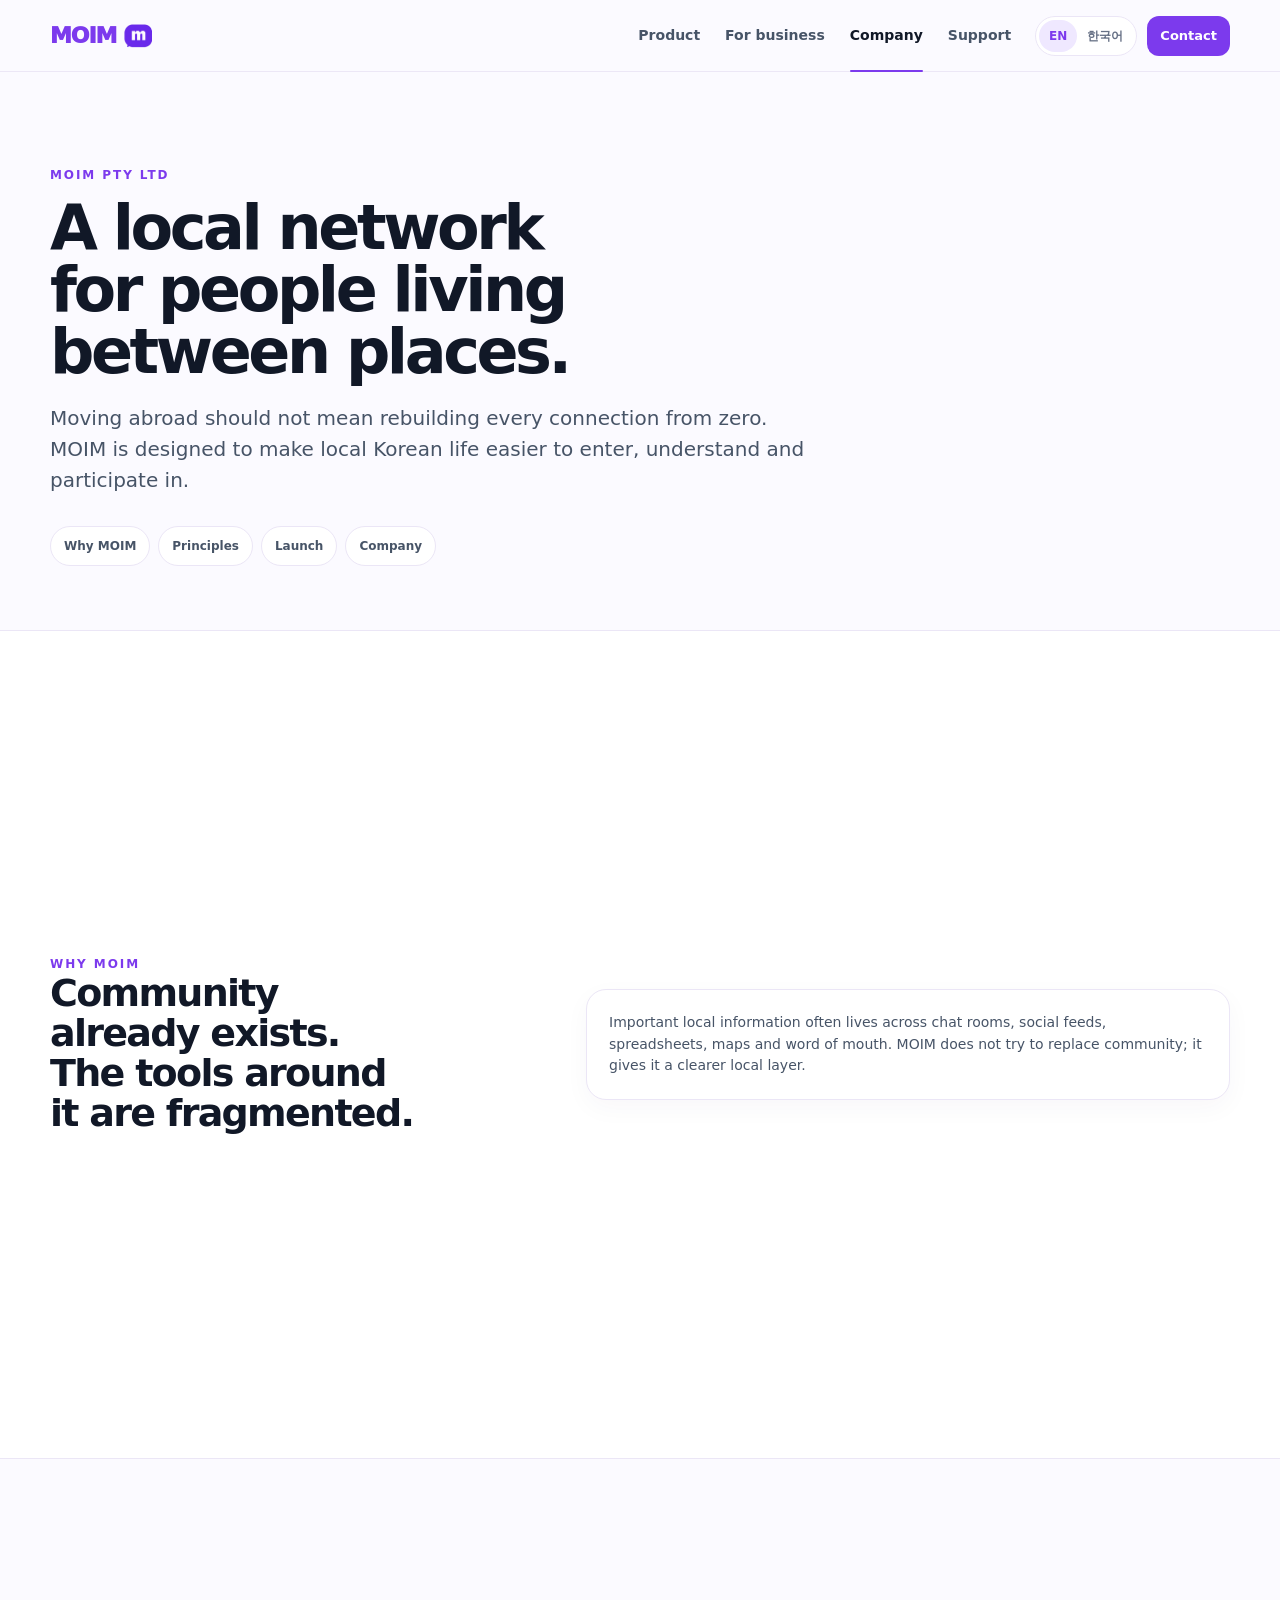
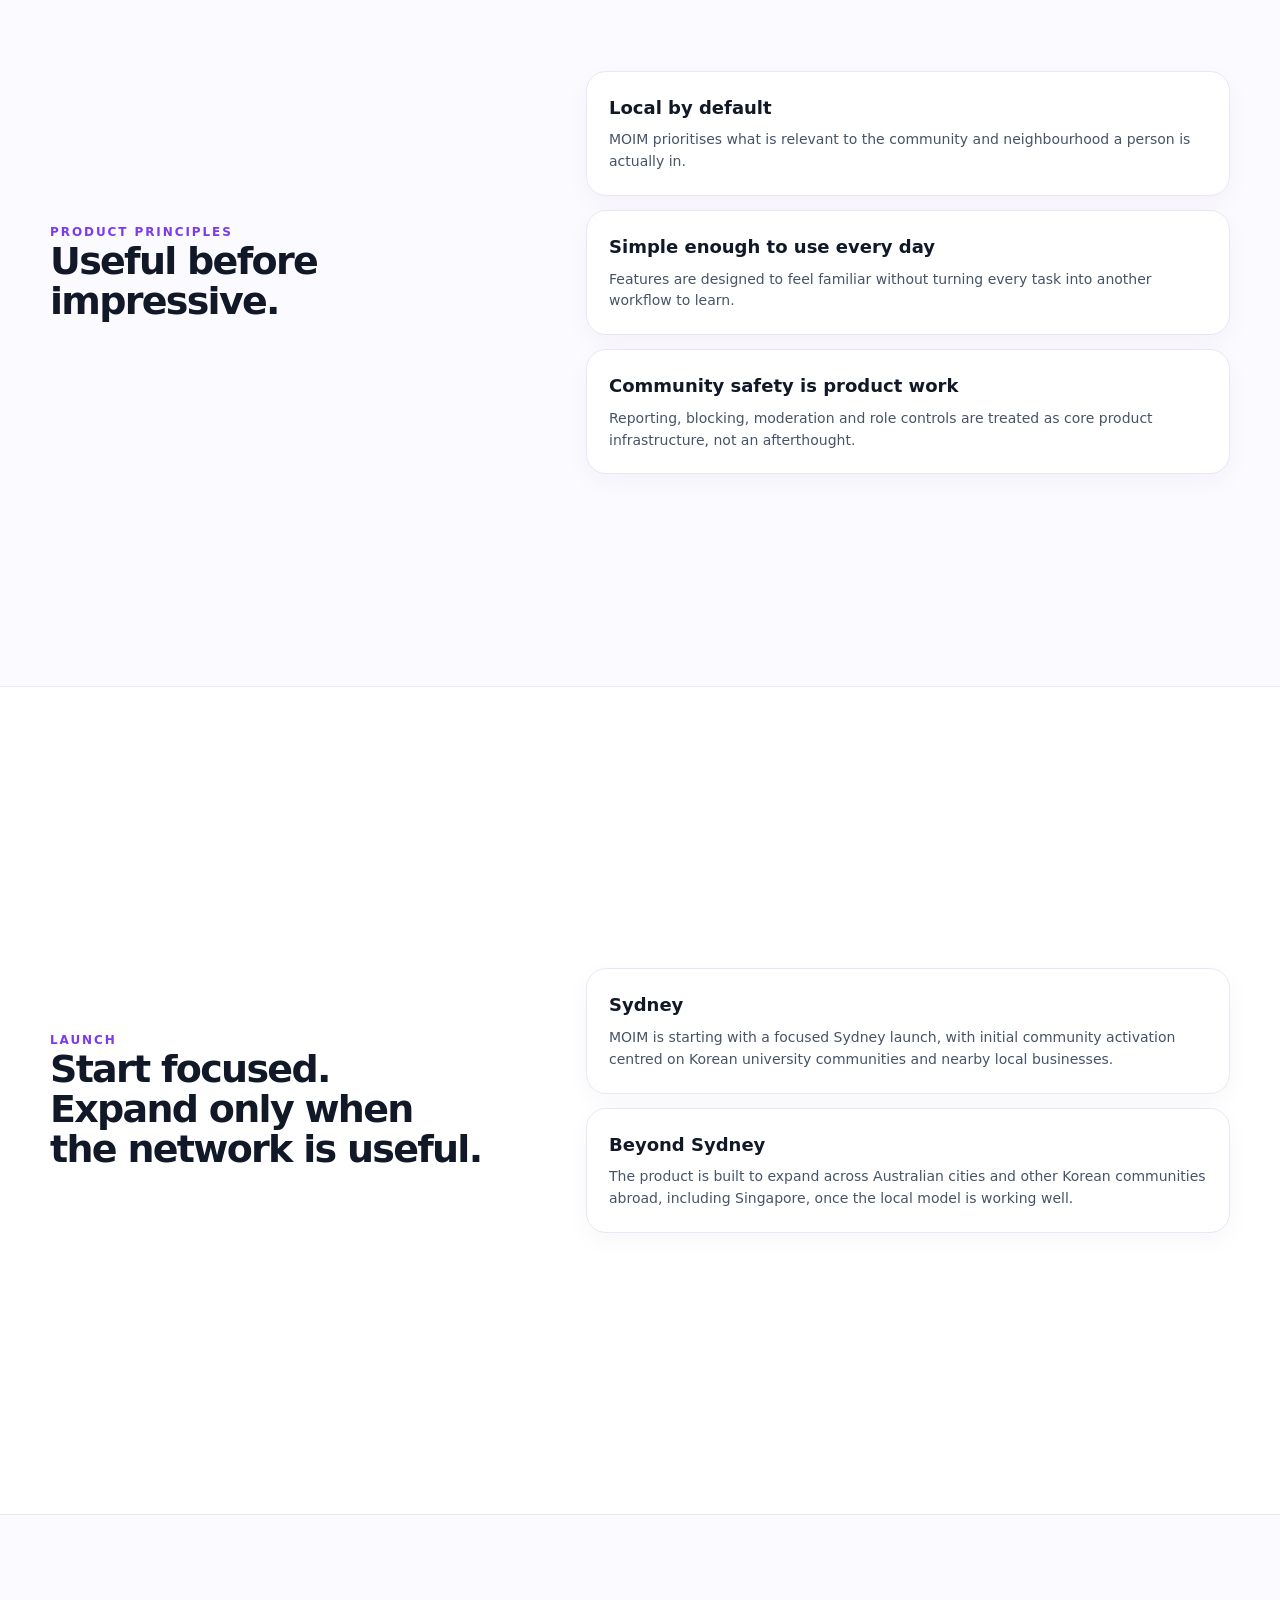
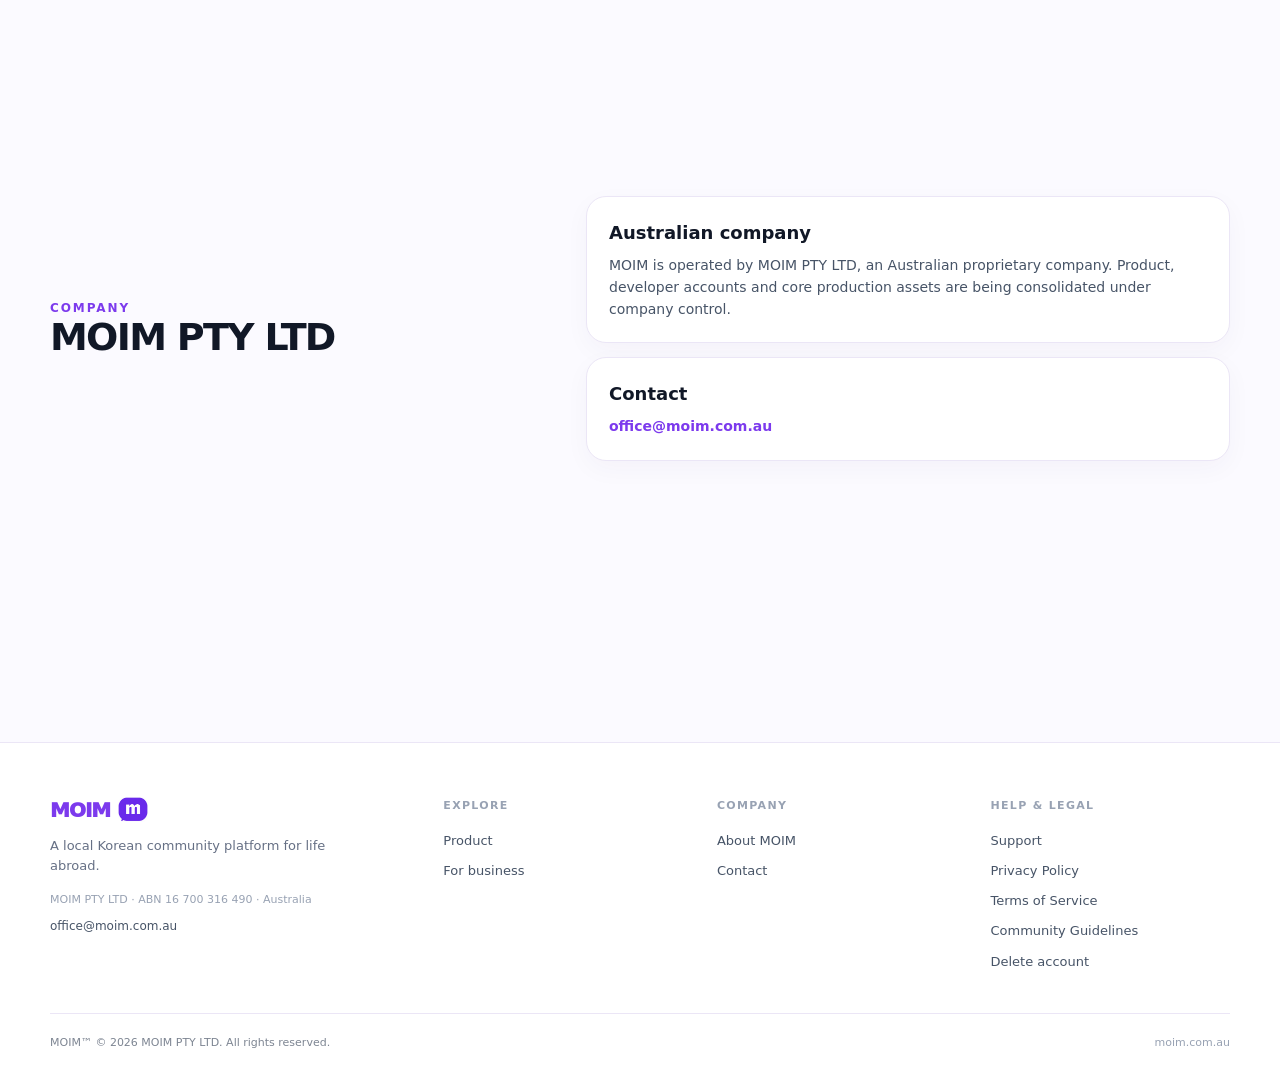
<file: company.html>
<!DOCTYPE html>

<html lang="en"><head><meta charset="utf-8"/><meta content="width=device-width,initial-scale=1" name="viewport"/><title>About MOIM — Built for Korean communities abroad</title><meta content="MOIM PTY LTD is building a local network for Korean communities living abroad, starting in Sydney." name="description"/><link href="styles.css" rel="stylesheet"/><link href="favicon-32.png" rel="icon" sizes="32x32" type="image/png"/><link href="favicon-16.png" rel="icon" sizes="16x16" type="image/png"/><link href="apple-touch-icon.png" rel="apple-touch-icon"/><link href="moim-mark.png" rel="icon" type="image/png"/></head><body><a class="skip-link" href="#main">Skip to content</a><div data-site-header=""></div><main id="main"><section class="page-hero"><div class="wrap"><div class="kicker">MOIM PTY LTD</div><div data-lang-block="en"><h1 class="headline">A local network for people living between places.</h1><p class="subhead">Moving abroad should not mean rebuilding every connection from zero. MOIM is designed to make local Korean life easier to enter, understand and participate in.</p></div><div data-lang-block="ko"><h1 class="headline">어디에 살든, 지역 커뮤니티는 더 가까워질 수 있습니다.</h1><p class="subhead">해외 생활을 시작할 때 사람, 정보, 매장을 매번 처음부터 찾지 않아도 되도록, MOIM은 지역 한인 생활을 더 쉽게 발견하고 참여할 수 있게 만듭니다.</p></div><nav aria-label="On this page" class="page-nav" data-lang-block="en"><a href="#why">Why MOIM</a><a href="#principles">Principles</a><a href="#launch">Launch</a><a href="#company">Company</a></nav><nav aria-label="이 페이지에서" class="page-nav" data-lang-block="ko"><a href="#why">MOIM을 만든 이유</a><a href="#principles">원칙</a><a href="#launch">출시</a><a href="#company">회사</a></nav></div></section>
<section class="page-section white" id="why"><div class="wrap section-grid"><div><div class="kicker">WHY MOIM</div><h2 data-lang-block="en">Community already exists. The tools around it are fragmented.</h2><h2 data-lang-block="ko">커뮤니티는 이미 있지만, 사용하는 도구가 흩어져 있습니다.</h2></div><div class="stack"><div class="info-card"><p data-lang-block="en">Important local information often lives across chat rooms, social feeds, spreadsheets, maps and word of mouth. MOIM does not try to replace community; it gives it a clearer local layer.</p><p data-lang-block="ko">중요한 지역 정보가 단체채팅, SNS, 지도, 문서, 지인 소개에 흩어져 있습니다. MOIM은 커뮤니티를 새로 만드는 것이 아니라, 이미 존재하는 연결을 더 쉽게 찾고 이어갈 수 있게 정리합니다.</p></div></div></div></section>
<section class="page-section" id="principles"><div class="wrap section-grid"><div><div class="kicker">PRODUCT PRINCIPLES</div><h2 data-lang-block="en">Useful before impressive.</h2><h2 data-lang-block="ko">보여주기보다 먼저, 실제로 유용하게.</h2></div><div class="stack"><div class="info-card"><h3 data-lang-block="en">Local by default</h3><h3 data-lang-block="ko">지역 중심</h3><p data-lang-block="en">MOIM prioritises what is relevant to the community and neighbourhood a person is actually in.</p><p data-lang-block="ko">지금 내가 속한 지역과 커뮤니티에 실제로 관련 있는 정보가 먼저 보이도록 합니다.</p></div><div class="info-card"><h3 data-lang-block="en">Simple enough to use every day</h3><h3 data-lang-block="ko">매일 써도 부담 없는 단순함</h3><p data-lang-block="en">Features are designed to feel familiar without turning every task into another workflow to learn.</p><p data-lang-block="ko">익숙한 사용 흐름을 유지해 새로운 기능을 쓸 때마다 별도 사용법을 배워야 하는 부담을 줄입니다.</p></div><div class="info-card"><h3 data-lang-block="en">Community safety is product work</h3><h3 data-lang-block="ko">안전도 제품의 일부</h3><p data-lang-block="en">Reporting, blocking, moderation and role controls are treated as core product infrastructure, not an afterthought.</p><p data-lang-block="ko">신고, 차단, 운영 권한, 콘텐츠 관리 기능을 부가 기능이 아니라 제품의 기본 구조로 다룹니다.</p></div></div></div></section>
<section class="page-section white" id="launch"><div class="wrap section-grid"><div><div class="kicker">LAUNCH</div><h2 data-lang-block="en">Start focused. Expand only when the network is useful.</h2><h2 data-lang-block="ko">한 지역에서 제대로 시작하고, 충분히 유용해진 뒤 확장합니다.</h2></div><div class="stack"><div class="info-card"><h3>Sydney</h3><p data-lang-block="en">MOIM is starting with a focused Sydney launch, with initial community activation centred on Korean university communities and nearby local businesses.</p><p data-lang-block="ko">MOIM은 시드니에서 집중적으로 시작하며, 초기에는 대학 한인 커뮤니티와 주변 한인 매장을 중심으로 네트워크를 활성화합니다.</p></div><div class="info-card"><h3 data-lang-block="en">Beyond Sydney</h3><h3 data-lang-block="ko">시드니 이후</h3><p data-lang-block="en">The product is built to expand across Australian cities and other Korean communities abroad, including Singapore, once the local model is working well.</p><p data-lang-block="ko">시드니에서 지역 모델이 충분히 작동하면 호주 주요 도시와 싱가포르 등 해외 한인 밀집 지역으로 확장할 수 있도록 제품을 설계했습니다.</p></div></div></div></section>
<section class="page-section" id="company"><div class="wrap section-grid"><div><div class="kicker">COMPANY</div><h2>MOIM PTY LTD</h2></div><div class="stack"><div class="info-card"><h3 data-lang-block="en">Australian company</h3><h3 data-lang-block="ko">호주 법인</h3><p data-lang-block="en">MOIM is operated by MOIM PTY LTD, an Australian proprietary company. Product, developer accounts and core production assets are being consolidated under company control.</p><p data-lang-block="ko">MOIM은 호주 법인 MOIM PTY LTD가 운영합니다. 제품, 개발자 계정, 핵심 프로덕션 자산을 회사 소유·통제 아래 정리하고 있습니다.</p></div><div class="info-card"><h3 data-lang-block="en">Contact</h3><h3 data-lang-block="ko">문의</h3><p><a href="mailto:office@moim.com.au">office@moim.com.au</a></p></div></div></div></section>
</main><div data-site-footer=""></div><script src="app.js"></script></body></html>
</file>
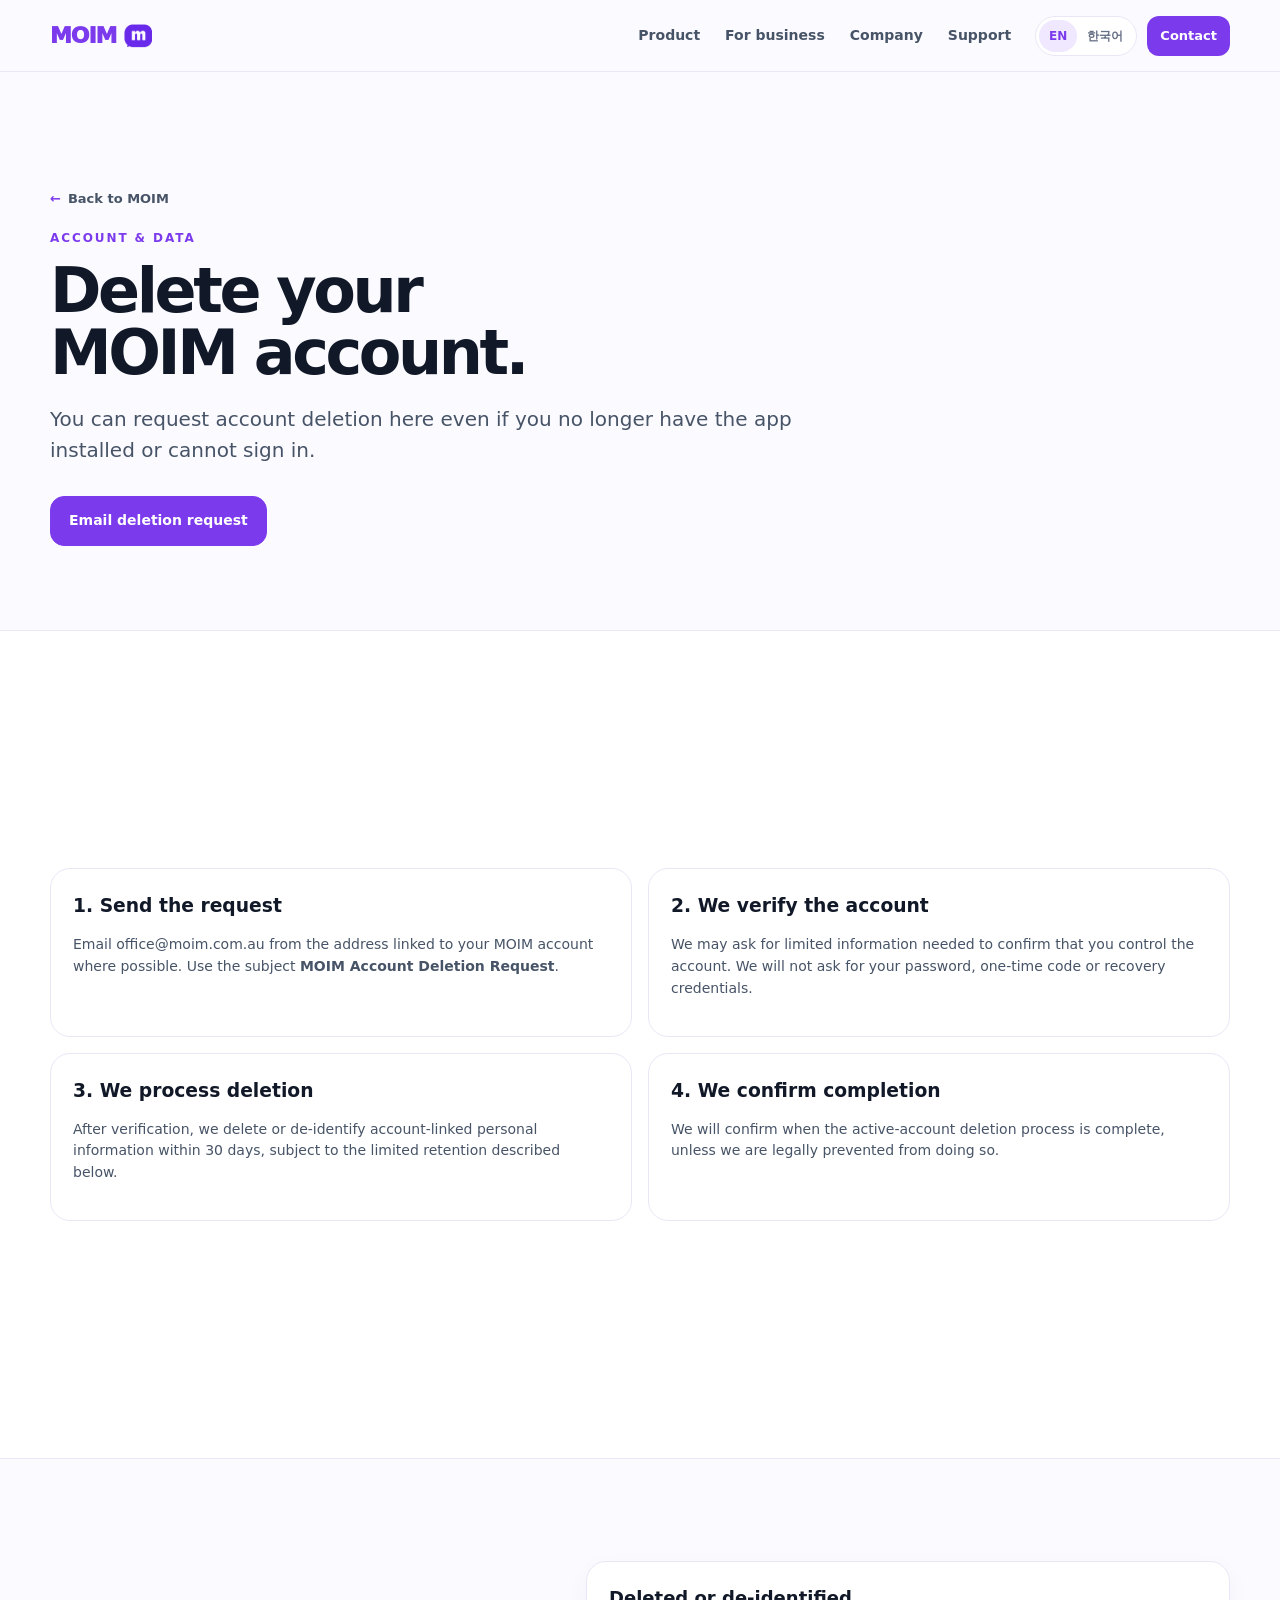
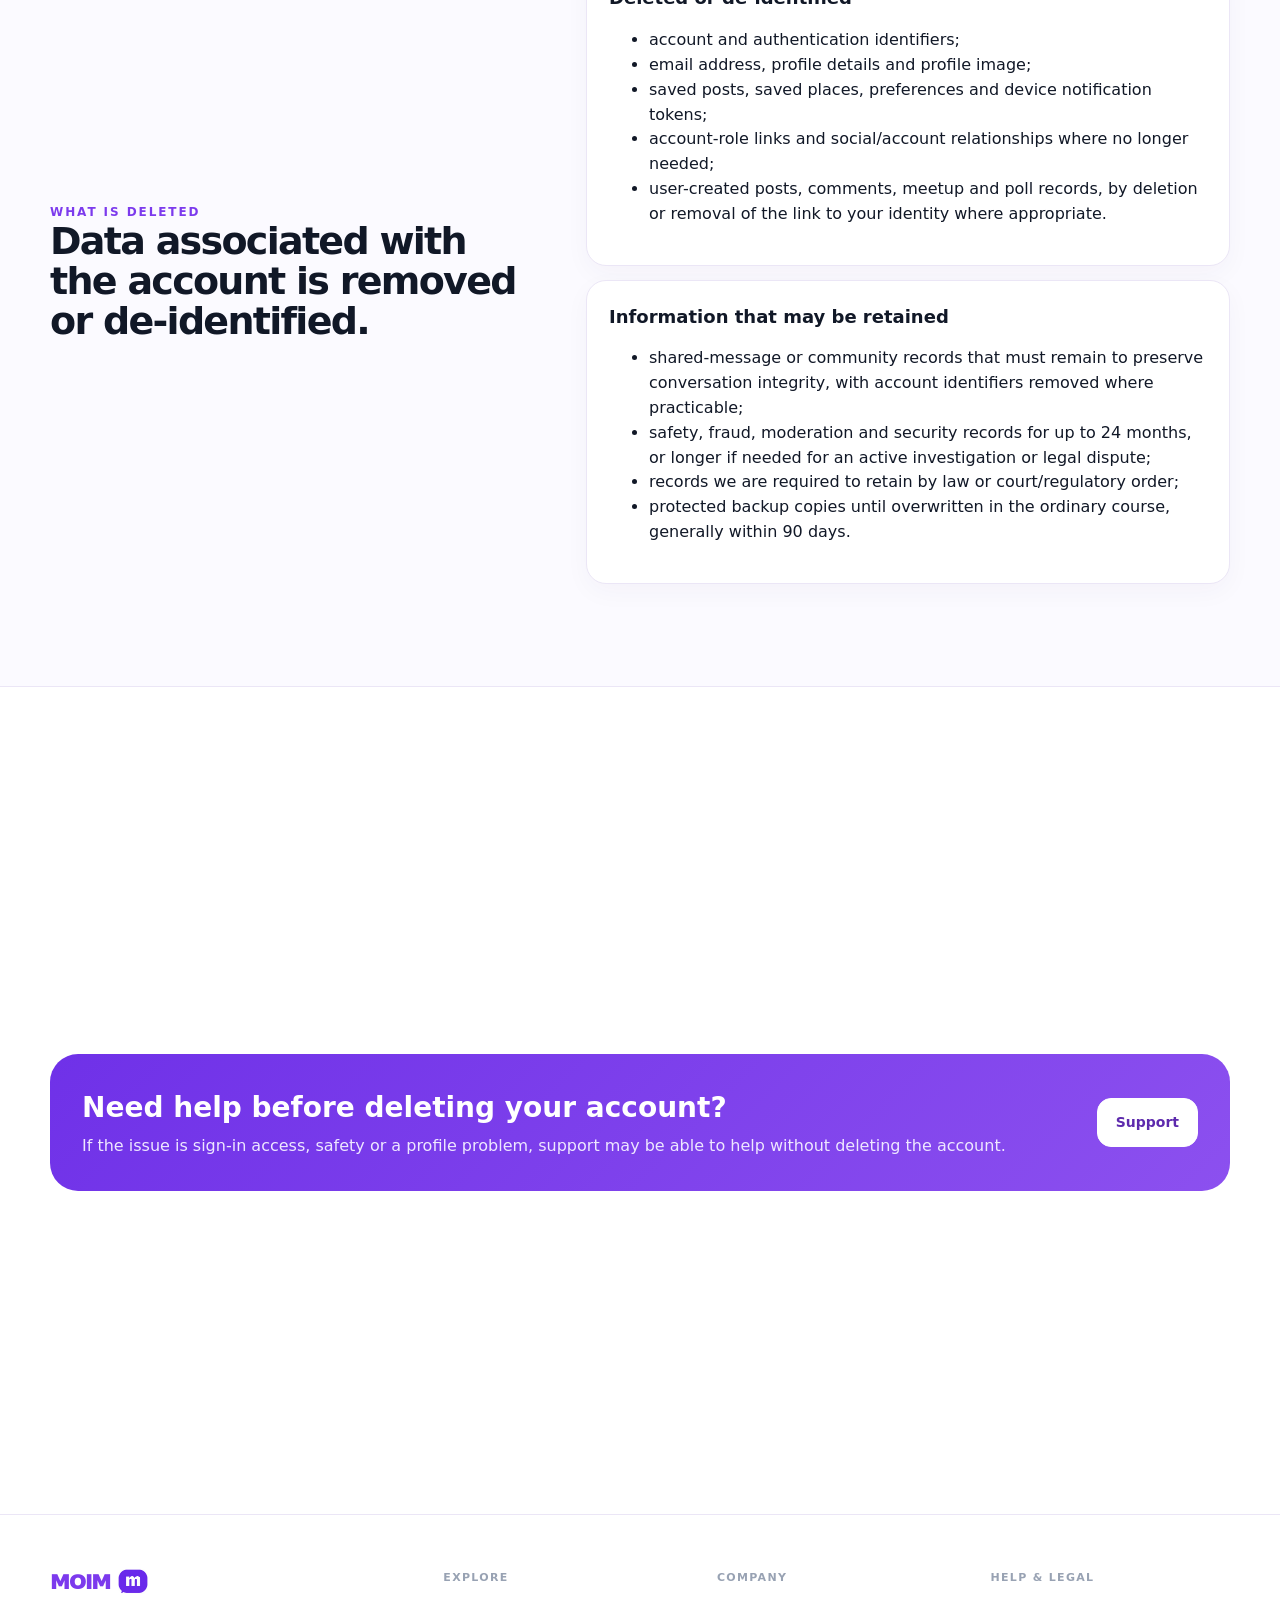
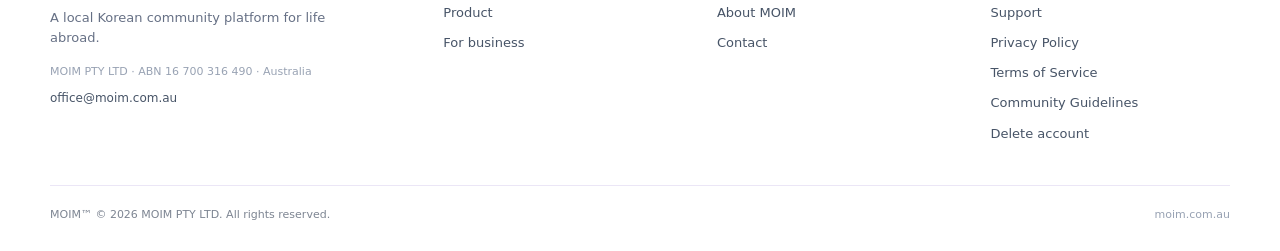
<file: delete-account.html>
<!DOCTYPE html>
<html lang="en"><head><meta charset="utf-8"/><meta content="width=device-width,initial-scale=1" name="viewport"/><title>Delete your MOIM account</title><meta content="Request deletion of your MOIM account and associated personal data without signing in." name="description"/><link href="styles.css" rel="stylesheet"/><link href="favicon-32.png" rel="icon" sizes="32x32" type="image/png"/><link href="favicon-16.png" rel="icon" sizes="16x16" type="image/png"/><link href="apple-touch-icon.png" rel="apple-touch-icon"/><link href="moim-mark.png" rel="icon" type="image/png"/></head><body><a class="skip-link" href="#main">Skip to content</a><div data-site-header=""></div><main id="main"><section class="page-hero"><div class="wrap"><a class="back-link" data-i18n="backHome" href="index.html">Back to MOIM</a><div class="kicker">ACCOUNT &amp; DATA</div><div data-lang-block="en"><h1 class="headline">Delete your MOIM account.</h1><p class="subhead">You can request account deletion here even if you no longer have the app installed or cannot sign in.</p><div class="hero-actions"><a class="btn primary" href="mailto:office@moim.com.au?subject=MOIM%20Account%20Deletion%20Request&amp;body=Please%20delete%20my%20MOIM%20account.%0A%0AAccount%20email%3A%20%0ANickname%20(optional)%3A%20%0AAdditional%20details%20(optional)%3A%20">Email deletion request</a></div></div><div data-lang-block="ko"><h1 class="headline">MOIM 계정을 삭제하세요.</h1><p class="subhead">앱을 삭제했거나 로그인할 수 없는 경우에도 이 페이지에서 계정 삭제를 요청할 수 있습니다.</p><div class="hero-actions"><a class="btn primary" href="mailto:office@moim.com.au?subject=MOIM%20Account%20Deletion%20Request&amp;body=MOIM%20계정%20삭제를%20요청합니다.%0A%0A계정%20이메일%3A%20%0A닉네임(선택)%3A%20%0A추가%20내용(선택)%3A%20">계정 삭제 요청하기</a></div></div></div></section><section class="page-section white"><div class="wrap"><div class="delete-grid"><div class="delete-card"><h3 data-lang-block="en">1. Send the request</h3><h3 data-lang-block="ko">1. 삭제 요청 보내기</h3><p data-lang-block="en">Email <a href="mailto:office@moim.com.au">office@moim.com.au</a> from the address linked to your MOIM account where possible. Use the subject <b>MOIM Account Deletion Request</b>.</p><p data-lang-block="ko">가능하면 MOIM 계정에 연결된 이메일 주소에서 <a href="mailto:office@moim.com.au">office@moim.com.au</a>로 보내주세요. 제목은 <b>MOIM Account Deletion Request</b>를 사용해 주세요.</p></div><div class="delete-card"><h3 data-lang-block="en">2. We verify the account</h3><h3 data-lang-block="ko">2. 계정 확인</h3><p data-lang-block="en">We may ask for limited information needed to confirm that you control the account. We will not ask for your password, one-time code or recovery credentials.</p><p data-lang-block="ko">요청자가 해당 계정을 실제로 관리하는지 확인하기 위해 필요한 최소한의 정보를 요청할 수 있습니다. 비밀번호, 일회용 인증코드, 복구 자격증명은 요구하지 않습니다.</p></div><div class="delete-card"><h3 data-lang-block="en">3. We process deletion</h3><h3 data-lang-block="ko">3. 삭제 처리</h3><p data-lang-block="en">After verification, we delete or de-identify account-linked personal information within 30 days, subject to the limited retention described below.</p><p data-lang-block="ko">본인 확인 후 아래의 제한적인 보존 대상 외에는 계정 연결 개인정보를 30일 이내 삭제하거나 비식별화합니다.</p></div><div class="delete-card"><h3 data-lang-block="en">4. We confirm completion</h3><h3 data-lang-block="ko">4. 처리 완료 안내</h3><p data-lang-block="en">We will confirm when the active-account deletion process is complete, unless we are legally prevented from doing so.</p><p data-lang-block="ko">법률상 제한이 없는 한 활성 계정 삭제 처리가 완료되면 결과를 안내합니다.</p></div></div></div></section><section class="page-section"><div class="wrap section-grid"><div><div class="kicker">WHAT IS DELETED</div><h2 data-lang-block="en">Data associated with the account is removed or de-identified.</h2><h2 data-lang-block="ko">계정과 연결된 정보는 삭제하거나 비식별화합니다.</h2></div><div class="stack"><div class="info-card"><h3 data-lang-block="en">Deleted or de-identified</h3><h3 data-lang-block="ko">삭제 또는 비식별화되는 정보</h3><ul data-lang-block="en"><li>account and authentication identifiers;</li><li>email address, profile details and profile image;</li><li>saved posts, saved places, preferences and device notification tokens;</li><li>account-role links and social/account relationships where no longer needed;</li><li>user-created posts, comments, meetup and poll records, by deletion or removal of the link to your identity where appropriate.</li></ul><ul data-lang-block="ko"><li>계정 및 인증 식별자</li><li>이메일 주소, 프로필 정보, 프로필 이미지</li><li>저장한 게시글·장소, 환경설정, 기기 알림 토큰</li><li>더 이상 필요하지 않은 계정 역할 연결 및 계정 관계 정보</li><li>게시글, 댓글, 모임, 투표 기록은 삭제하거나 필요한 경우 작성자 신원과의 연결을 제거하는 방식으로 비식별화</li></ul></div><div class="info-card"><h3 data-lang-block="en">Information that may be retained</h3><h3 data-lang-block="ko">제한적으로 보존될 수 있는 정보</h3><ul data-lang-block="en"><li>shared-message or community records that must remain to preserve conversation integrity, with account identifiers removed where practicable;</li><li>safety, fraud, moderation and security records for up to 24 months, or longer if needed for an active investigation or legal dispute;</li><li>records we are required to retain by law or court/regulatory order;</li><li>protected backup copies until overwritten in the ordinary course, generally within 90 days.</li></ul><ul data-lang-block="ko"><li>대화 맥락 보존에 필요한 공유 메시지·커뮤니티 기록은 가능한 경우 계정 식별자를 제거한 상태로 제한적으로 보존</li><li>안전, 사기 방지, 운영, 보안 기록은 최대 24개월 보존할 수 있으며 진행 중인 조사·법적 분쟁이 있는 경우 필요한 기간 더 보존 가능</li><li>법률, 법원 또는 규제기관 명령에 따라 보존해야 하는 기록</li><li>통상적인 교체 주기까지 보호된 백업에 남아 있는 사본(일반적으로 90일 이내)</li></ul></div></div></div></section><section class="page-section white"><div class="wrap"><div class="support-contact"><div><h3 data-lang-block="en">Need help before deleting your account?</h3><h3 data-lang-block="ko">삭제 전에 도움이 필요한가요?</h3><p data-lang-block="en">If the issue is sign-in access, safety or a profile problem, support may be able to help without deleting the account.</p><p data-lang-block="ko">로그인, 안전 신고, 프로필 문제라면 계정을 삭제하지 않고도 고객지원에서 해결할 수 있습니다.</p></div><a class="btn" href="support.html">Support</a></div></div></section></main><div data-site-footer=""></div><script src="app.js"></script></body></html>
</file>
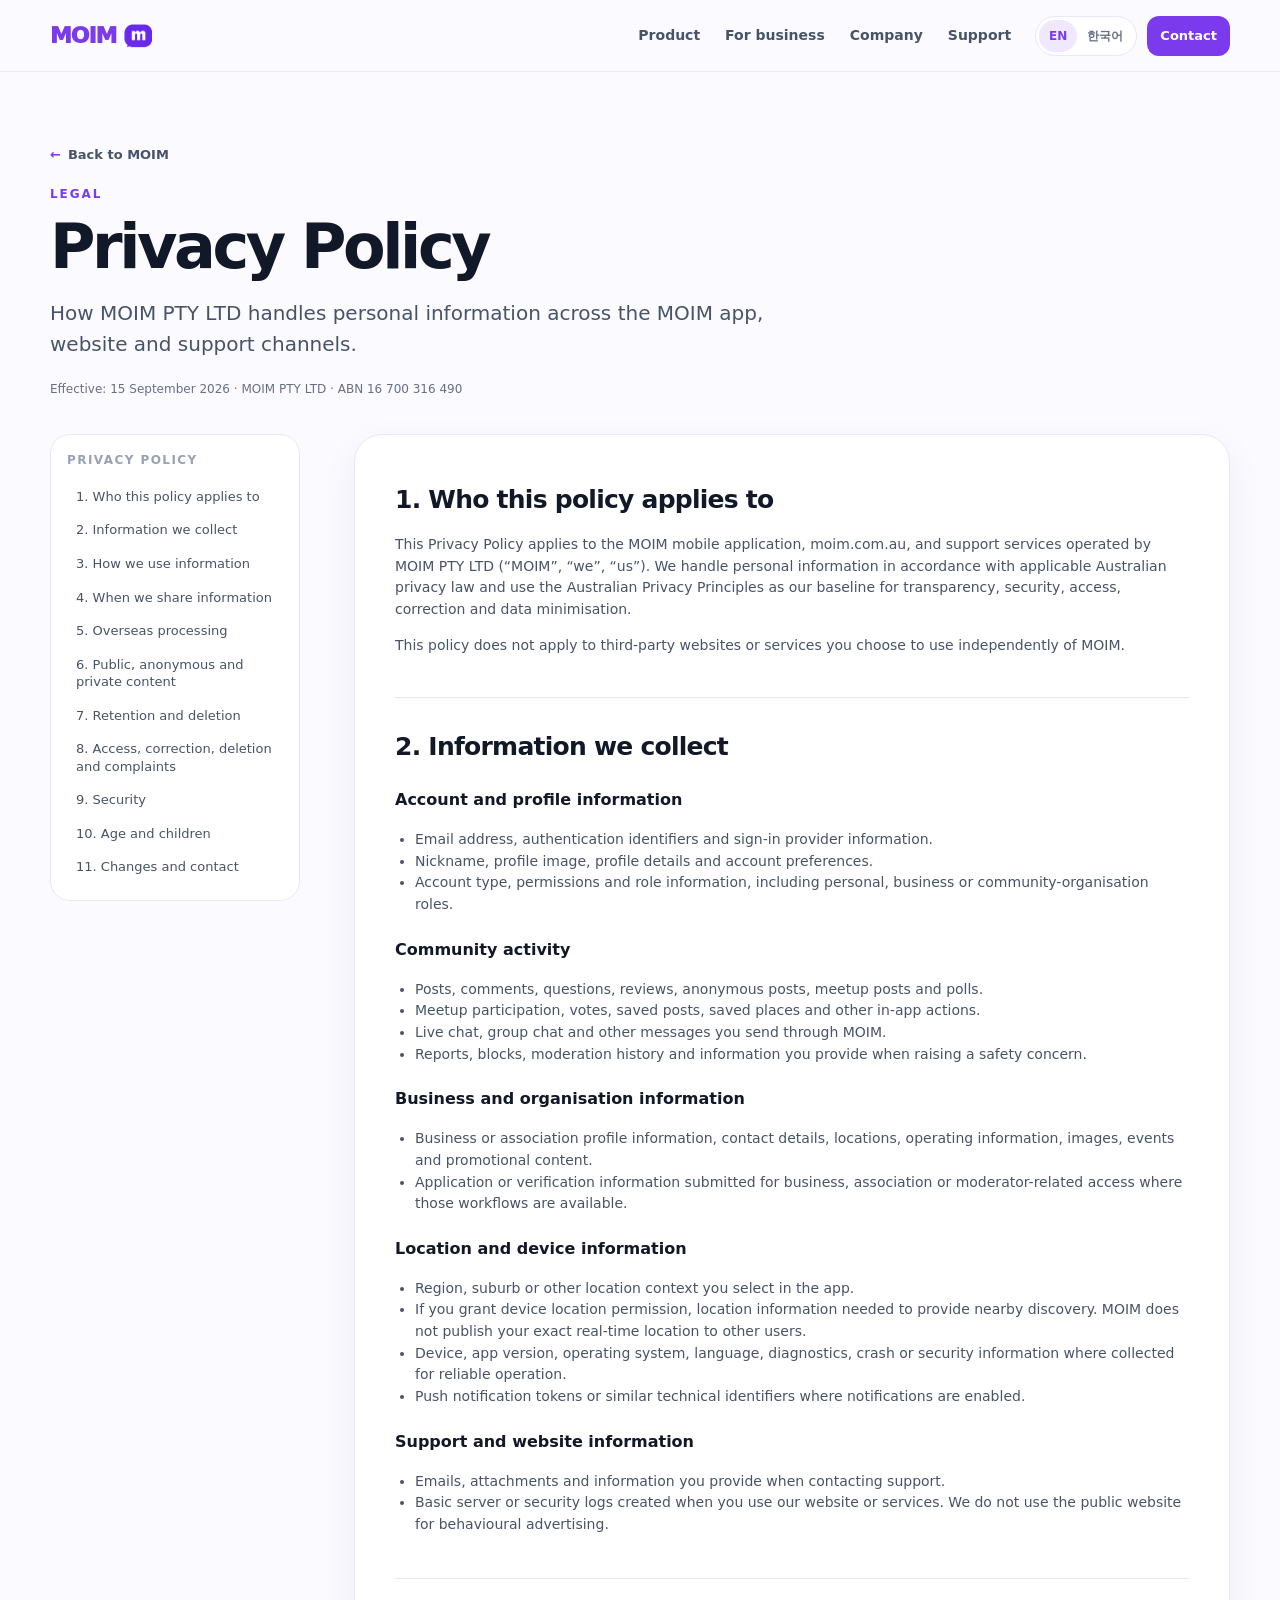
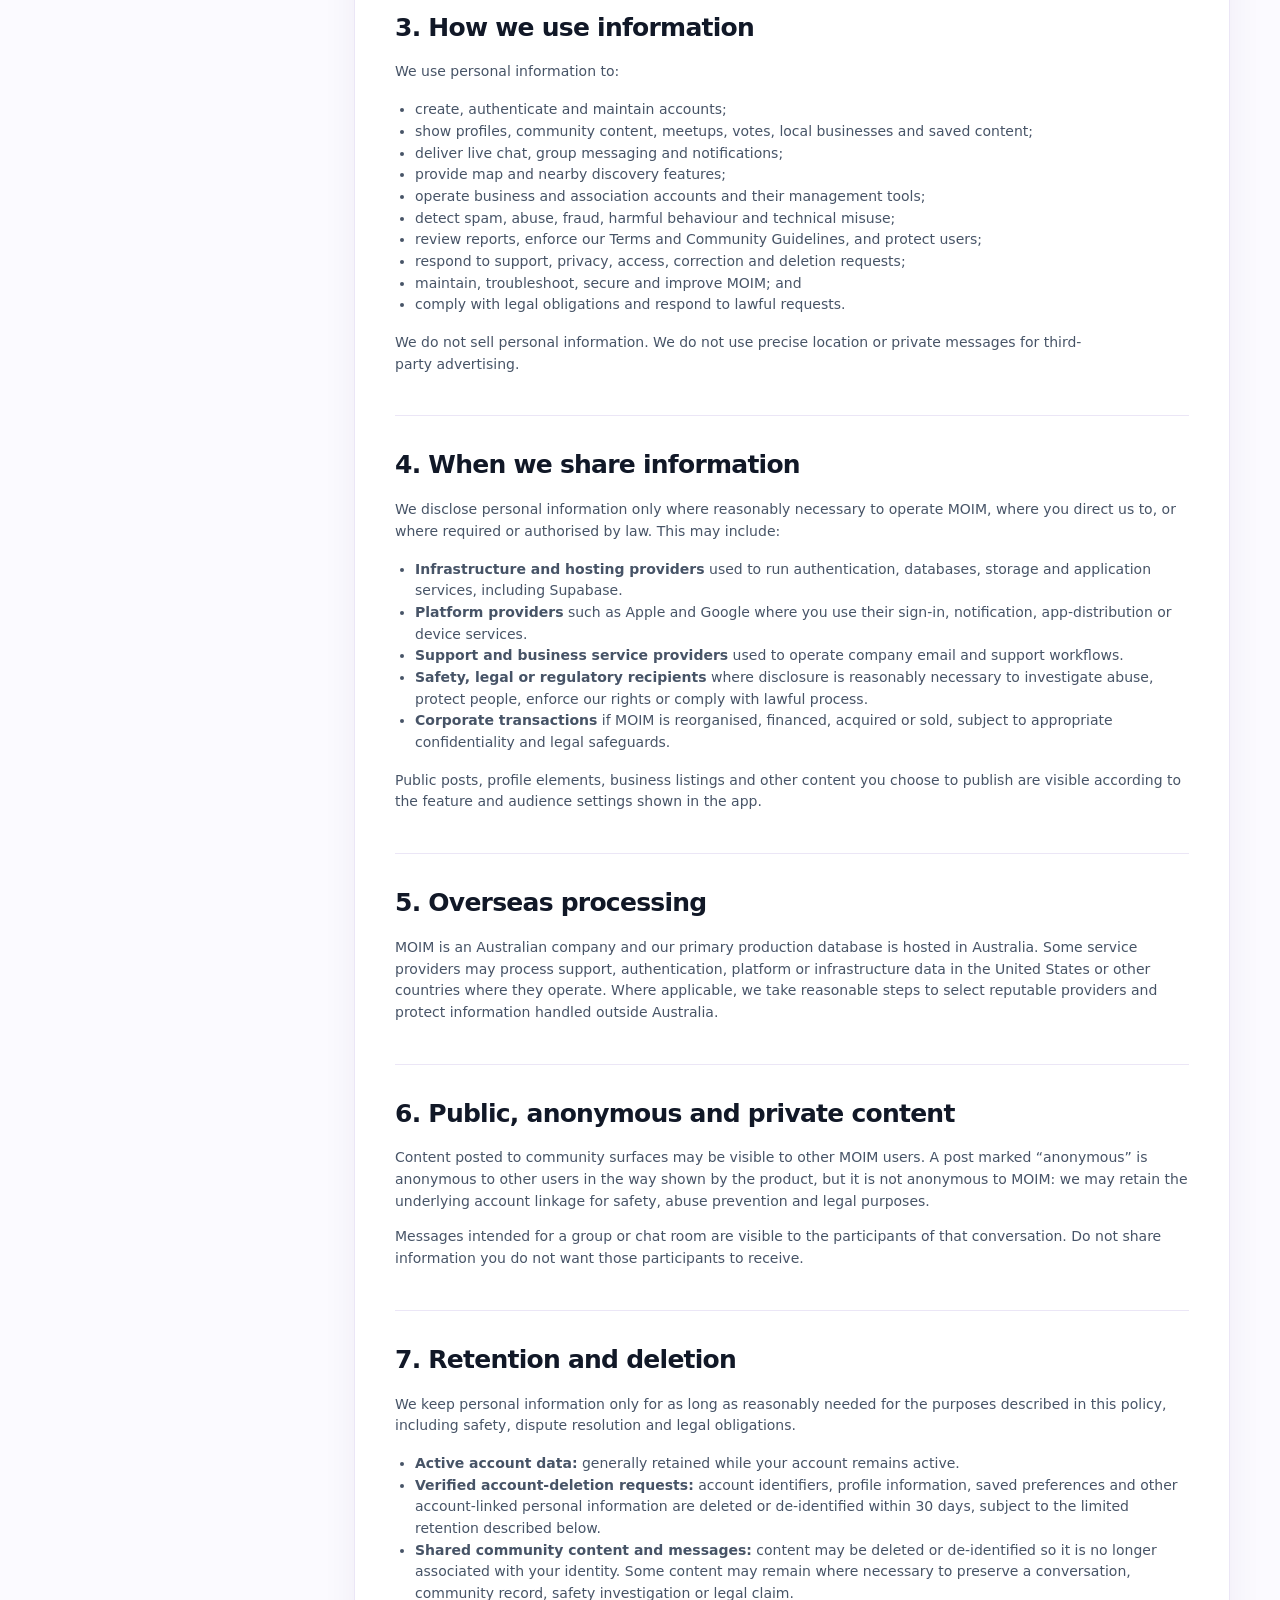
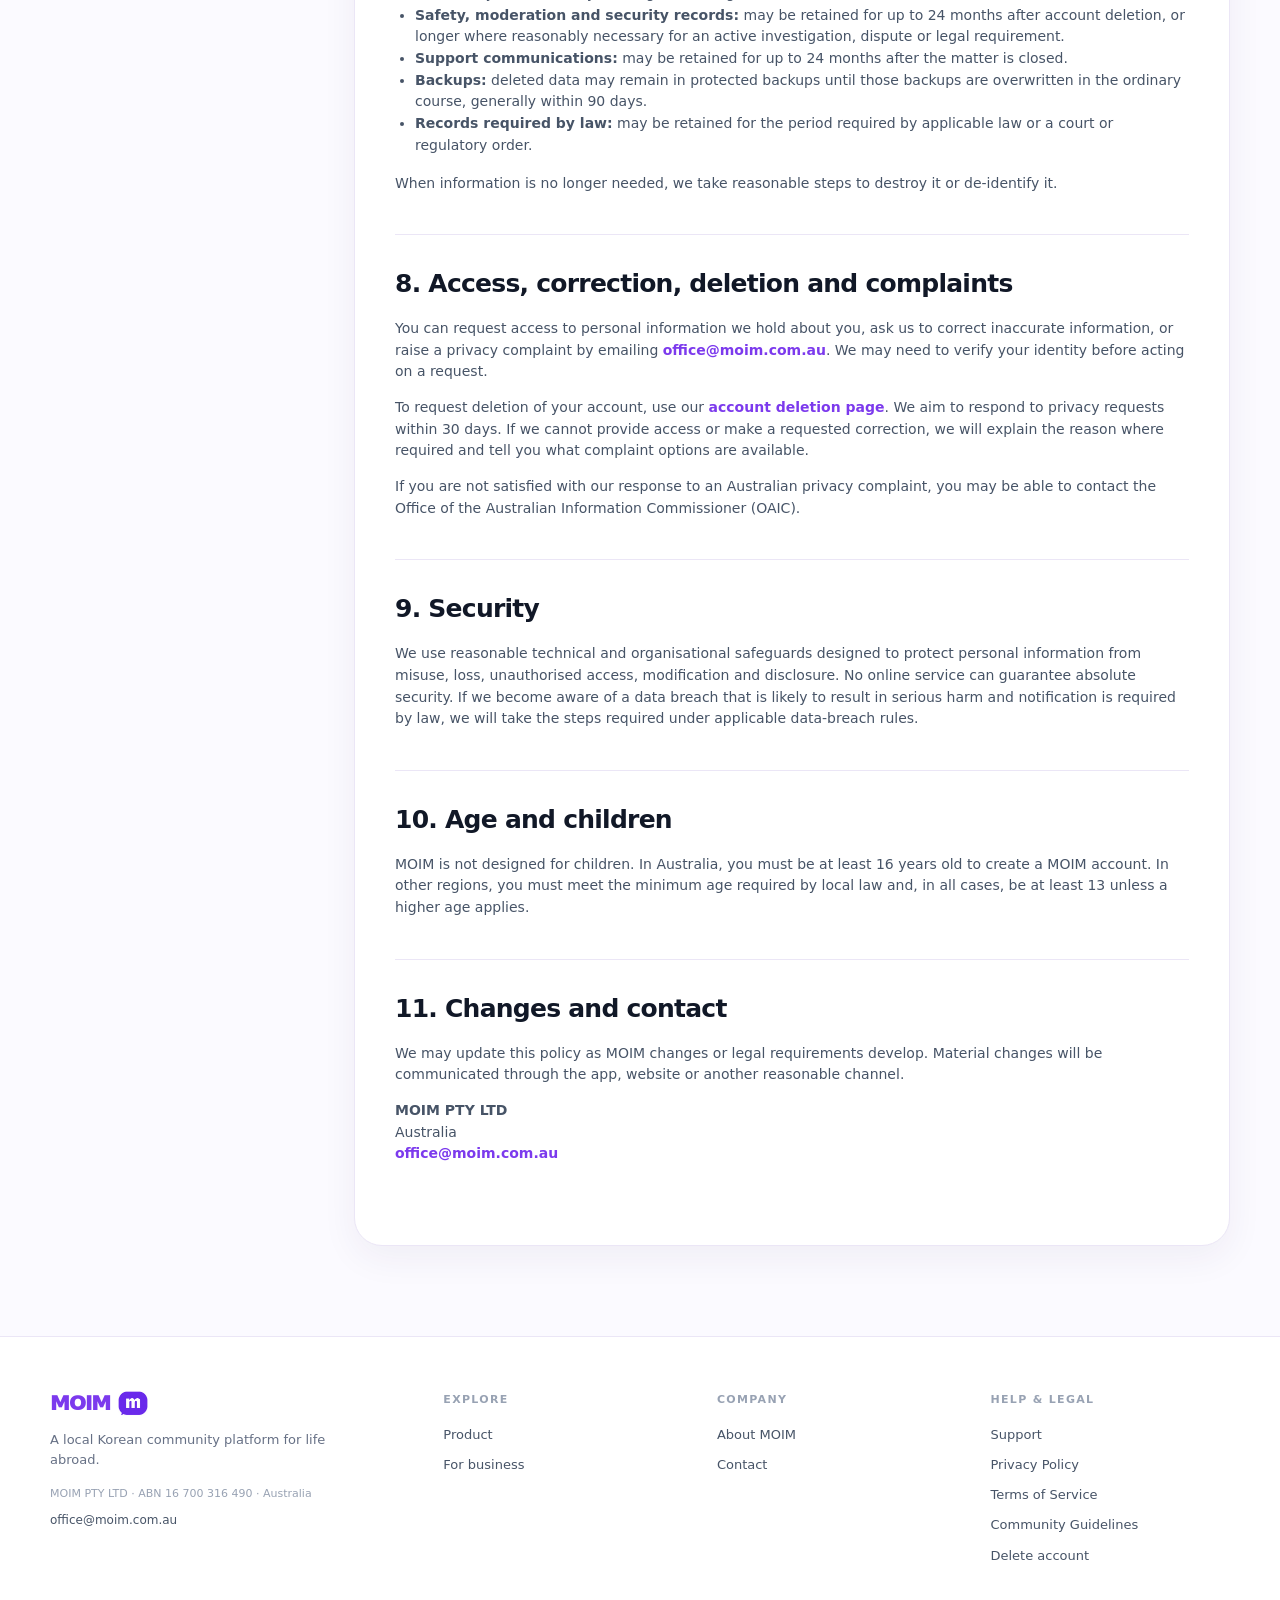
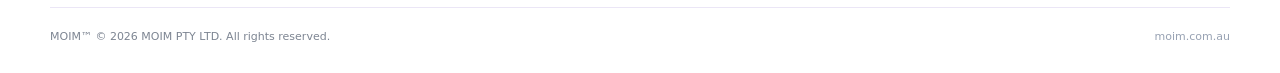
<file: privacy.html>
<!DOCTYPE html>

<html lang="en"><head><meta charset="utf-8"/><meta content="width=device-width,initial-scale=1" name="viewport"/><title>MOIM Privacy Policy</title><meta content="MOIM Privacy Policy — how MOIM PTY LTD collects, uses, stores and protects personal information." name="description"/><link href="styles.css" rel="stylesheet"/><link href="favicon-32.png" rel="icon" sizes="32x32" type="image/png"/><link href="favicon-16.png" rel="icon" sizes="16x16" type="image/png"/><link href="apple-touch-icon.png" rel="apple-touch-icon"/><link href="moim-mark.png" rel="icon" type="image/png"/></head><body><a class="skip-link" href="#main">Skip to content</a><div data-site-header=""></div><main id="main"><section class="legal-hero"><div class="wrap"><a class="back-link" data-i18n="backHome" href="index.html">Back to MOIM</a><div class="kicker">LEGAL</div><h1 class="headline" data-doc-title="">Privacy Policy</h1><div data-lang-block="en"><p class="subhead">How MOIM PTY LTD handles personal information across the MOIM app, website and support channels.</p></div><div data-lang-block="ko"><p class="subhead">MOIM PTY LTD가 MOIM 앱, 웹사이트, 고객지원 과정에서 개인정보를 처리하는 방법을 안내합니다.</p></div><div class="legal-meta"><div data-lang-block="en">Effective: 15 September 2026 · MOIM PTY LTD · ABN 16 700 316 490</div><div data-lang-block="ko">시행일: 2026년 9월 15일 · MOIM PTY LTD · ABN 16 700 316 490</div></div></div></section>
<div class="wrap legal-layout"><aside class="legal-toc"><h3>Privacy</h3><a href="#scope">1. Scope</a><a href="#collect">2. Information</a><a href="#use">3. How we use it</a><a href="#share">4. Sharing</a><a href="#overseas">5. Overseas processing</a><a href="#public">6. Public content</a><a href="#retention">7. Retention</a><a href="#rights">8. Your rights</a><a href="#security">9. Security</a><a href="#children">10. Age</a><a href="#contact">11. Contact</a></aside><article class="legal-doc">
<div data-lang-block="en">
<section id="scope"><h2>1. Who this policy applies to</h2><p>This Privacy Policy applies to the MOIM mobile application, moim.com.au, and support services operated by MOIM PTY LTD (“MOIM”, “we”, “us”). We handle personal information in accordance with applicable Australian privacy law and use the Australian Privacy Principles as our baseline for transparency, security, access, correction and data minimisation.</p><p>This policy does not apply to third-party websites or services you choose to use independently of MOIM.</p></section>
<section id="collect"><h2>2. Information we collect</h2><h3>Account and profile information</h3><ul><li>Email address, authentication identifiers and sign-in provider information.</li><li>Nickname, profile image, profile details and account preferences.</li><li>Account type, permissions and role information, including personal, business or community-organisation roles.</li></ul><h3>Community activity</h3><ul><li>Posts, comments, questions, reviews, anonymous posts, meetup posts and polls.</li><li>Meetup participation, votes, saved posts, saved places and other in-app actions.</li><li>Live chat, group chat and other messages you send through MOIM.</li><li>Reports, blocks, moderation history and information you provide when raising a safety concern.</li></ul><h3>Business and organisation information</h3><ul><li>Business or association profile information, contact details, locations, operating information, images, events and promotional content.</li><li>Application or verification information submitted for business, association or moderator-related access where those workflows are available.</li></ul><h3>Location and device information</h3><ul><li>Region, suburb or other location context you select in the app.</li><li>If you grant device location permission, location information needed to provide nearby discovery. MOIM does not publish your exact real-time location to other users.</li><li>Device, app version, operating system, language, diagnostics, crash or security information where collected for reliable operation.</li><li>Push notification tokens or similar technical identifiers where notifications are enabled.</li></ul><h3>Support and website information</h3><ul><li>Emails, attachments and information you provide when contacting support.</li><li>Basic server or security logs created when you use our website or services. We do not use the public website for behavioural advertising.</li></ul></section>
<section id="use"><h2>3. How we use information</h2><p>We use personal information to:</p><ul><li>create, authenticate and maintain accounts;</li><li>show profiles, community content, meetups, votes, local businesses and saved content;</li><li>deliver live chat, group messaging and notifications;</li><li>provide map and nearby discovery features;</li><li>operate business and association accounts and their management tools;</li><li>detect spam, abuse, fraud, harmful behaviour and technical misuse;</li><li>review reports, enforce our Terms and Community Guidelines, and protect users;</li><li>respond to support, privacy, access, correction and deletion requests;</li><li>maintain, troubleshoot, secure and improve MOIM; and</li><li>comply with legal obligations and respond to lawful requests.</li></ul><p>We do not sell personal information. We do not use precise location or private messages for third-party advertising.</p></section>
<section id="share"><h2>4. When we share information</h2><p>We disclose personal information only where reasonably necessary to operate MOIM, where you direct us to, or where required or authorised by law. This may include:</p><ul><li><b>Infrastructure and hosting providers</b> used to run authentication, databases, storage and application services, including Supabase.</li><li><b>Platform providers</b> such as Apple and Google where you use their sign-in, notification, app-distribution or device services.</li><li><b>Support and business service providers</b> used to operate company email and support workflows.</li><li><b>Safety, legal or regulatory recipients</b> where disclosure is reasonably necessary to investigate abuse, protect people, enforce our rights or comply with lawful process.</li><li><b>Corporate transactions</b> if MOIM is reorganised, financed, acquired or sold, subject to appropriate confidentiality and legal safeguards.</li></ul><p>Public posts, profile elements, business listings and other content you choose to publish are visible according to the feature and audience settings shown in the app.</p></section>
<section id="overseas"><h2>5. Overseas processing</h2><p>MOIM is an Australian company and our primary production database is hosted in Australia. Some service providers may process support, authentication, platform or infrastructure data in the United States or other countries where they operate. Where applicable, we take reasonable steps to select reputable providers and protect information handled outside Australia.</p></section>
<section id="public"><h2>6. Public, anonymous and private content</h2><p>Content posted to community surfaces may be visible to other MOIM users. A post marked “anonymous” is anonymous to other users in the way shown by the product, but it is not anonymous to MOIM: we may retain the underlying account linkage for safety, abuse prevention and legal purposes.</p><p>Messages intended for a group or chat room are visible to the participants of that conversation. Do not share information you do not want those participants to receive.</p></section>
<section id="retention"><h2>7. Retention and deletion</h2><p>We keep personal information only for as long as reasonably needed for the purposes described in this policy, including safety, dispute resolution and legal obligations.</p><ul><li><b>Active account data:</b> generally retained while your account remains active.</li><li><b>Verified account-deletion requests:</b> account identifiers, profile information, saved preferences and other account-linked personal information are deleted or de-identified within 30 days, subject to the limited retention described below.</li><li><b>Shared community content and messages:</b> content may be deleted or de-identified so it is no longer associated with your identity. Some content may remain where necessary to preserve a conversation, community record, safety investigation or legal claim.</li><li><b>Safety, moderation and security records:</b> may be retained for up to 24 months after account deletion, or longer where reasonably necessary for an active investigation, dispute or legal requirement.</li><li><b>Support communications:</b> may be retained for up to 24 months after the matter is closed.</li><li><b>Backups:</b> deleted data may remain in protected backups until those backups are overwritten in the ordinary course, generally within 90 days.</li><li><b>Records required by law:</b> may be retained for the period required by applicable law or a court or regulatory order.</li></ul><p>When information is no longer needed, we take reasonable steps to destroy it or de-identify it.</p></section>
<section id="rights"><h2>8. Access, correction, deletion and complaints</h2><p>You can request access to personal information we hold about you, ask us to correct inaccurate information, or raise a privacy complaint by emailing <a href="mailto:office@moim.com.au?subject=MOIM%20Privacy%20Request">office@moim.com.au</a>. We may need to verify your identity before acting on a request.</p><p>To request deletion of your account, use our <a href="delete-account.html">account deletion page</a>. We aim to respond to privacy requests within 30 days. If we cannot provide access or make a requested correction, we will explain the reason where required and tell you what complaint options are available.</p><p>If you are not satisfied with our response to an Australian privacy complaint, you may be able to contact the Office of the Australian Information Commissioner (OAIC).</p></section>
<section id="security"><h2>9. Security</h2><p>We use reasonable technical and organisational safeguards designed to protect personal information from misuse, loss, unauthorised access, modification and disclosure. No online service can guarantee absolute security. If we become aware of a data breach that is likely to result in serious harm and notification is required by law, we will take the steps required under applicable data-breach rules.</p></section>
<section id="children"><h2>10. Age and children</h2><p>MOIM is not designed for children. In Australia, you must be at least 16 years old to create a MOIM account. In other regions, you must meet the minimum age required by local law and, in all cases, be at least 13 unless a higher age applies.</p></section>
<section id="contact"><h2>11. Changes and contact</h2><p>We may update this policy as MOIM changes or legal requirements develop. Material changes will be communicated through the app, website or another reasonable channel.</p><p><b>MOIM PTY LTD</b><br/>Australia<br/><a href="mailto:office@moim.com.au">office@moim.com.au</a></p></section>
</div>
<div data-lang-block="ko">
<section id="scope-ko"><h2>1. 적용 범위 및 운영 주체</h2><p>본 개인정보처리방침은 MOIM PTY LTD(이하 “MOIM”, “회사”)가 운영하는 MOIM 모바일 앱, moim.com.au 및 고객지원 서비스에 적용됩니다. 회사는 적용되는 호주 개인정보 관련 법률을 준수하며, 투명한 처리, 보안, 열람·정정 및 불필요한 정보의 최소 보유를 위해 호주 개인정보 보호 원칙(Australian Privacy Principles)을 기본 기준으로 삼습니다.</p><p>이 방침은 이용자가 MOIM과 별개로 선택하여 사용하는 제3자 웹사이트나 서비스에는 적용되지 않습니다.</p></section>
<section><h2>2. 수집·처리하는 정보</h2><h3>계정 및 프로필 정보</h3><ul><li>이메일 주소, 인증 식별자, 연결된 로그인 제공자 정보</li><li>닉네임, 프로필 이미지, 프로필 정보, 계정 설정</li><li>개인·비즈니스·커뮤니티 단체 등 계정 유형과 권한·역할 정보</li></ul><h3>커뮤니티 활동 정보</h3><ul><li>게시글, 댓글, 질문, 후기, 익명글, 모임글, 투표</li><li>모임 참여, 투표 참여, 저장한 게시글·장소 등 앱 내 활동</li><li>실시간 채팅, 그룹 채팅 등 MOIM을 통해 전송한 메시지</li><li>신고, 차단, 운영·제재 이력 및 안전 문제 신고 시 제공한 정보</li></ul><h3>비즈니스 및 단체 정보</h3><ul><li>매장·단체 프로필, 연락처, 위치, 영업 정보, 이미지, 이벤트·프로모션 콘텐츠</li><li>비즈니스, 단체 또는 운영 권한 신청·확인 과정에서 제출한 정보</li></ul><h3>위치 및 기기 정보</h3><ul><li>앱에서 직접 선택한 지역·동네 정보</li><li>위치 권한을 허용한 경우 주변 탐색에 필요한 위치 정보. MOIM은 이용자의 정확한 실시간 위치를 다른 이용자에게 공개하지 않습니다.</li><li>기기 종류, 앱 버전, 운영체제, 언어, 진단·오류·보안 관련 정보</li><li>알림을 사용하는 경우 푸시 토큰 등 기술 식별자</li></ul><h3>고객지원 및 웹사이트 정보</h3><ul><li>고객지원 과정에서 보낸 이메일, 첨부파일, 문의 내용</li><li>웹사이트 및 서비스 운영 과정에서 생성되는 기본 서버·보안 로그. 공개 웹사이트는 행동기반 광고를 목적으로 이용자를 추적하지 않습니다.</li></ul></section>
<section><h2>3. 이용 목적</h2><p>회사는 개인정보를 다음 목적에 사용합니다.</p><ul><li>계정 생성·인증·유지</li><li>프로필, 커뮤니티 콘텐츠, 모임, 투표, 지역 매장 및 저장 콘텐츠 제공</li><li>실시간 채팅, 그룹 메시지, 알림 제공</li><li>지도 및 주변 탐색 기능 제공</li><li>비즈니스·단체 계정 및 관리 기능 운영</li><li>스팸, 사기, 악용, 유해 행위, 기술적 오용 탐지</li><li>신고 검토, 이용약관·커뮤니티 가이드라인 집행, 이용자 보호</li><li>고객지원, 개인정보 열람·정정·삭제 요청 처리</li><li>서비스 유지·보안·오류 해결·개선</li><li>법적 의무 이행 및 적법한 요청 대응</li></ul><p>회사는 개인정보를 판매하지 않습니다. 정확한 위치 정보나 비공개 메시지를 제3자 광고 타기팅에 사용하지 않습니다.</p></section>
<section><h2>4. 정보 제공 및 공개</h2><p>회사는 MOIM 운영에 합리적으로 필요하거나 이용자가 요청한 경우, 또는 법률상 요구·허용되는 경우에 한해 정보를 제공합니다. 주요 대상은 다음과 같습니다.</p><ul><li><b>인프라 및 호스팅 제공자:</b> 인증, 데이터베이스, 저장소 및 앱 운영에 필요한 서비스 제공자(예: Supabase)</li><li><b>플랫폼 제공자:</b> 로그인, 알림, 앱 배포 또는 기기 서비스를 제공하는 Apple, Google 등</li><li><b>회사 운영 서비스 제공자:</b> 회사 이메일 및 고객지원 운영에 필요한 제공자</li><li><b>안전·법률·규제 관련 수신자:</b> 악용 조사, 이용자 보호, 권리 행사 또는 적법한 절차 대응에 필요한 경우</li><li><b>기업 거래:</b> 투자, 조직개편, 인수·매각 등 거래가 진행되는 경우 적절한 비밀유지 및 법적 보호조치 아래 필요한 범위</li></ul><p>이용자가 공개하도록 선택한 게시글, 프로필 요소, 비즈니스 정보 등은 앱에서 안내하는 공개 범위에 따라 다른 이용자에게 표시됩니다.</p></section>
<section><h2>5. 국외 처리</h2><p>MOIM은 호주 법인이며 주요 프로덕션 데이터베이스는 호주에 위치합니다. 다만 일부 플랫폼·인프라·고객지원 제공자는 미국 또는 서비스 제공자가 운영하는 다른 국가에서 관련 정보를 처리할 수 있습니다. 회사는 적용되는 범위에서 신뢰할 수 있는 제공자를 선정하고 국외 처리되는 정보 보호를 위해 합리적인 조치를 취합니다.</p></section>
<section><h2>6. 공개 콘텐츠, 익명 기능 및 메시지</h2><p>커뮤니티에 게시한 콘텐츠는 해당 기능의 공개 범위에 따라 다른 MOIM 이용자에게 보일 수 있습니다. “익명”으로 표시되는 게시글은 다른 이용자에게 작성자 신원을 숨기는 기능이며, MOIM 자체에 대해 완전히 익명인 것은 아닙니다. 안전·악용 방지·법적 대응을 위해 계정 연결 정보를 보유할 수 있습니다.</p><p>그룹 또는 채팅방에 전송한 메시지는 해당 대화 참여자가 볼 수 있습니다. 참여자에게 전달되는 것을 원하지 않는 정보는 공유하지 마세요.</p></section>
<section><h2>7. 보유 및 삭제</h2><p>회사는 본 방침에 명시된 목적과 안전, 분쟁 대응, 법적 의무 수행에 합리적으로 필요한 기간 동안만 개인정보를 보유합니다.</p><ul><li><b>활성 계정 정보:</b> 원칙적으로 계정이 활성 상태인 동안 보유합니다.</li><li><b>확인된 계정 삭제 요청:</b> 아래 예외를 제외하고 계정 식별자, 프로필, 저장 설정 등 계정 연결 개인정보를 30일 이내 삭제하거나 비식별화합니다.</li><li><b>공유 콘텐츠·메시지:</b> 이용자 신원과의 연결을 제거하도록 삭제 또는 비식별화할 수 있습니다. 대화 맥락, 커뮤니티 기록, 안전 조사 또는 법적 청구 보존에 필요한 일부 내용은 제한적으로 남을 수 있습니다.</li><li><b>안전·신고·보안 기록:</b> 계정 삭제 후 최대 24개월 보유할 수 있으며, 진행 중인 조사·분쟁·법적 의무가 있는 경우 필요한 기간 더 보유할 수 있습니다.</li><li><b>고객지원 기록:</b> 문의 종료 후 최대 24개월 보유할 수 있습니다.</li><li><b>백업:</b> 삭제된 정보가 보호된 백업에 일시적으로 남을 수 있으며 통상적인 백업 교체 주기에 따라 일반적으로 90일 이내 제거됩니다.</li><li><b>법률상 보존 정보:</b> 적용 법률, 법원 또는 규제기관의 명령이 요구하는 기간 동안 보유할 수 있습니다.</li></ul><p>더 이상 필요하지 않은 개인정보는 합리적인 조치를 통해 삭제하거나 비식별화합니다.</p></section>
<section><h2>8. 열람·정정·삭제 및 불만 제기</h2><p>회사가 보유한 개인정보 열람, 부정확한 정보의 정정 또는 개인정보 관련 불만 제기는 <a href="mailto:office@moim.com.au?subject=MOIM%20Privacy%20Request">office@moim.com.au</a>로 요청할 수 있습니다. 요청 처리 전 본인 확인을 요구할 수 있습니다.</p><p>계정 삭제는 <a href="delete-account.html">계정 삭제 페이지</a>를 이용해 주세요. 회사는 개인정보 관련 요청에 통상 30일 이내 응답하는 것을 목표로 합니다. 열람 또는 정정 요청을 거절해야 하는 경우 관련 법률이 요구하는 범위에서 그 이유와 이용 가능한 불만 절차를 안내합니다.</p><p>호주 개인정보 관련 불만에 대한 회사의 답변이 만족스럽지 않은 경우, 해당 요건을 충족한다면 호주 정보위원회(OAIC)에 문의할 수 있습니다.</p></section>
<section><h2>9. 보안</h2><p>회사는 개인정보를 오용, 손실, 무단 접근·변경·공개로부터 보호하기 위해 합리적인 기술적·관리적 보호조치를 사용합니다. 어떤 온라인 서비스도 절대적인 보안을 보장할 수는 없습니다. 중대한 피해 가능성이 있는 개인정보 침해가 발생하고 법률상 통지가 필요한 경우 회사는 적용되는 데이터 침해 통지 의무에 따라 필요한 조치를 취합니다.</p></section>
<section><h2>10. 연령</h2><p>MOIM은 아동을 대상으로 설계된 서비스가 아닙니다. 호주에서는 MOIM 계정을 생성하려면 만 16세 이상이어야 합니다. 다른 지역에서는 해당 지역 법률상 최소 연령을 충족해야 하며, 어떤 경우에도 더 높은 연령 기준이 적용되지 않는 한 최소 만 13세 이상이어야 합니다.</p></section>
<section><h2>11. 변경 및 문의</h2><p>MOIM 기능이나 관련 법률이 변경되면 이 방침을 업데이트할 수 있습니다. 중요한 변경은 앱, 웹사이트 또는 합리적인 다른 방법을 통해 안내합니다.</p><p><b>MOIM PTY LTD</b><br/>Australia<br/><a href="mailto:office@moim.com.au">office@moim.com.au</a></p></section>
</div></article></div></main><div data-site-footer=""></div><script src="app.js"></script></body></html>
</file>
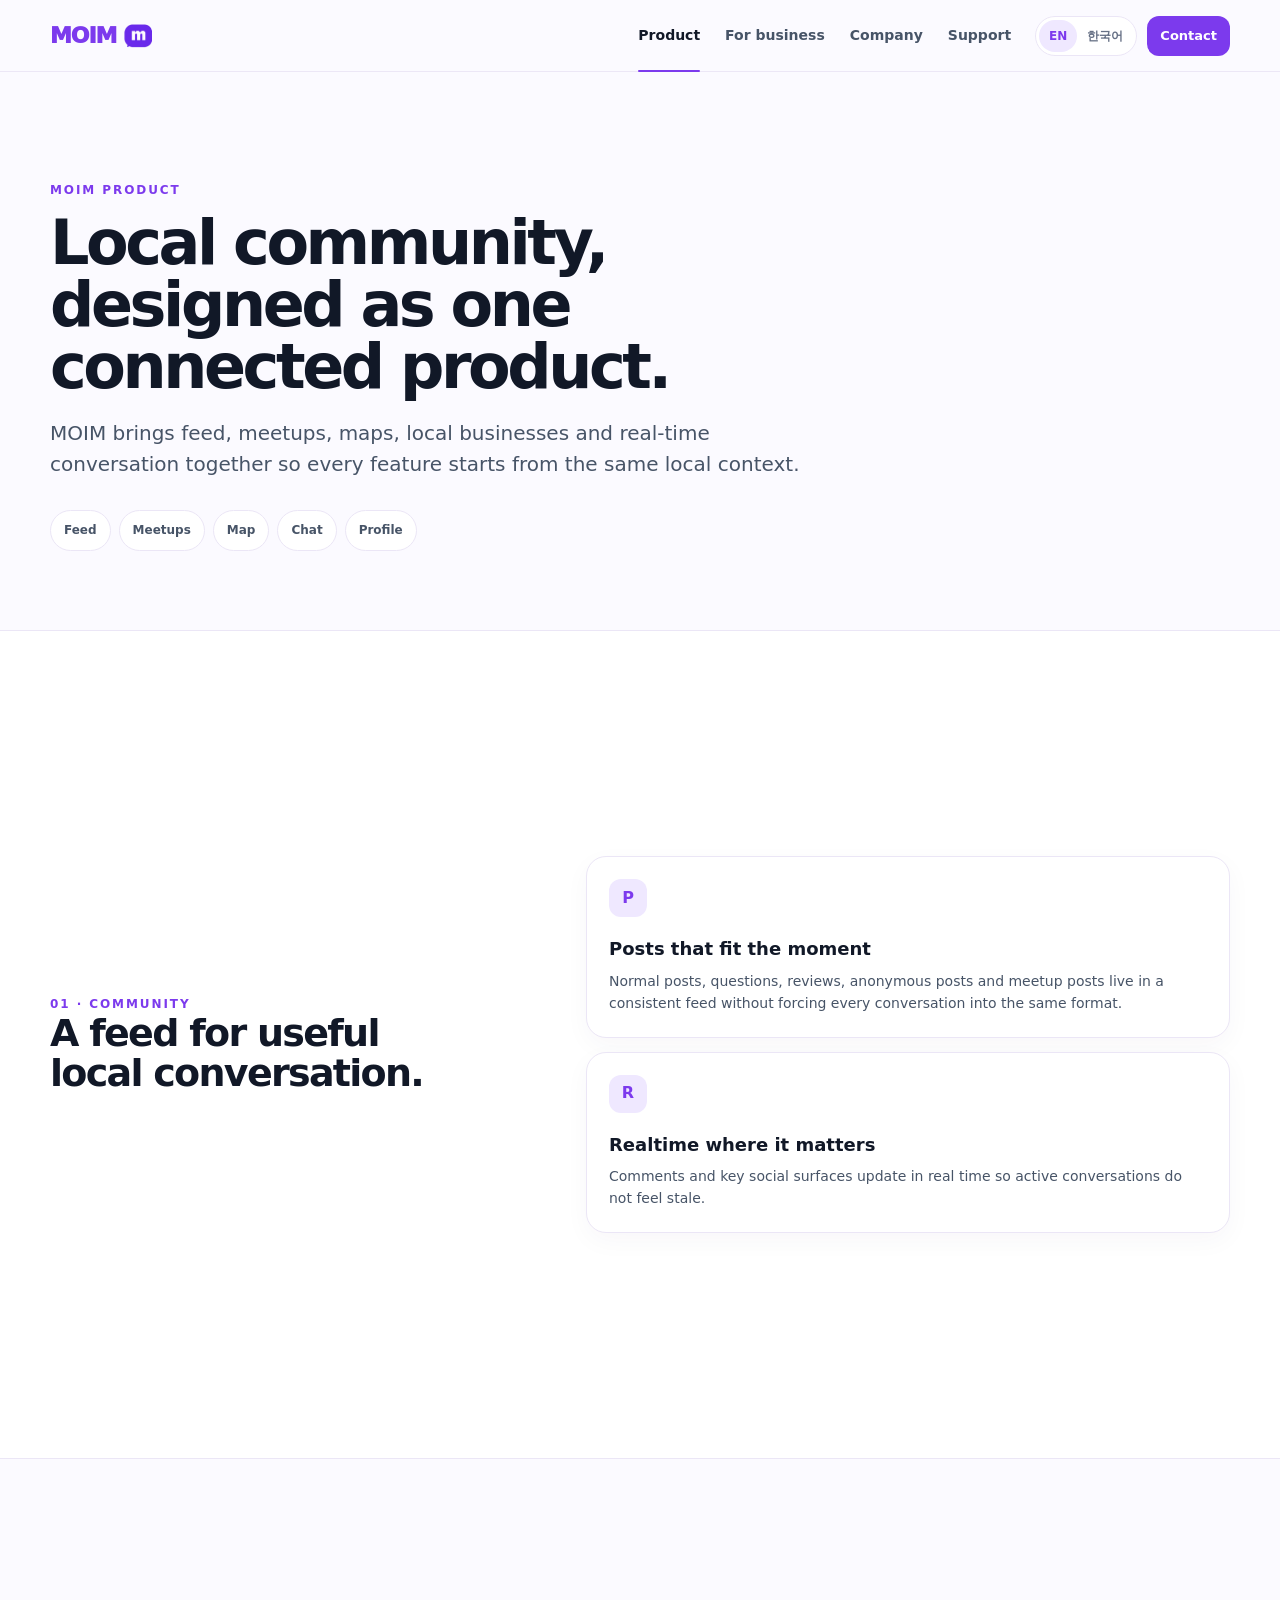
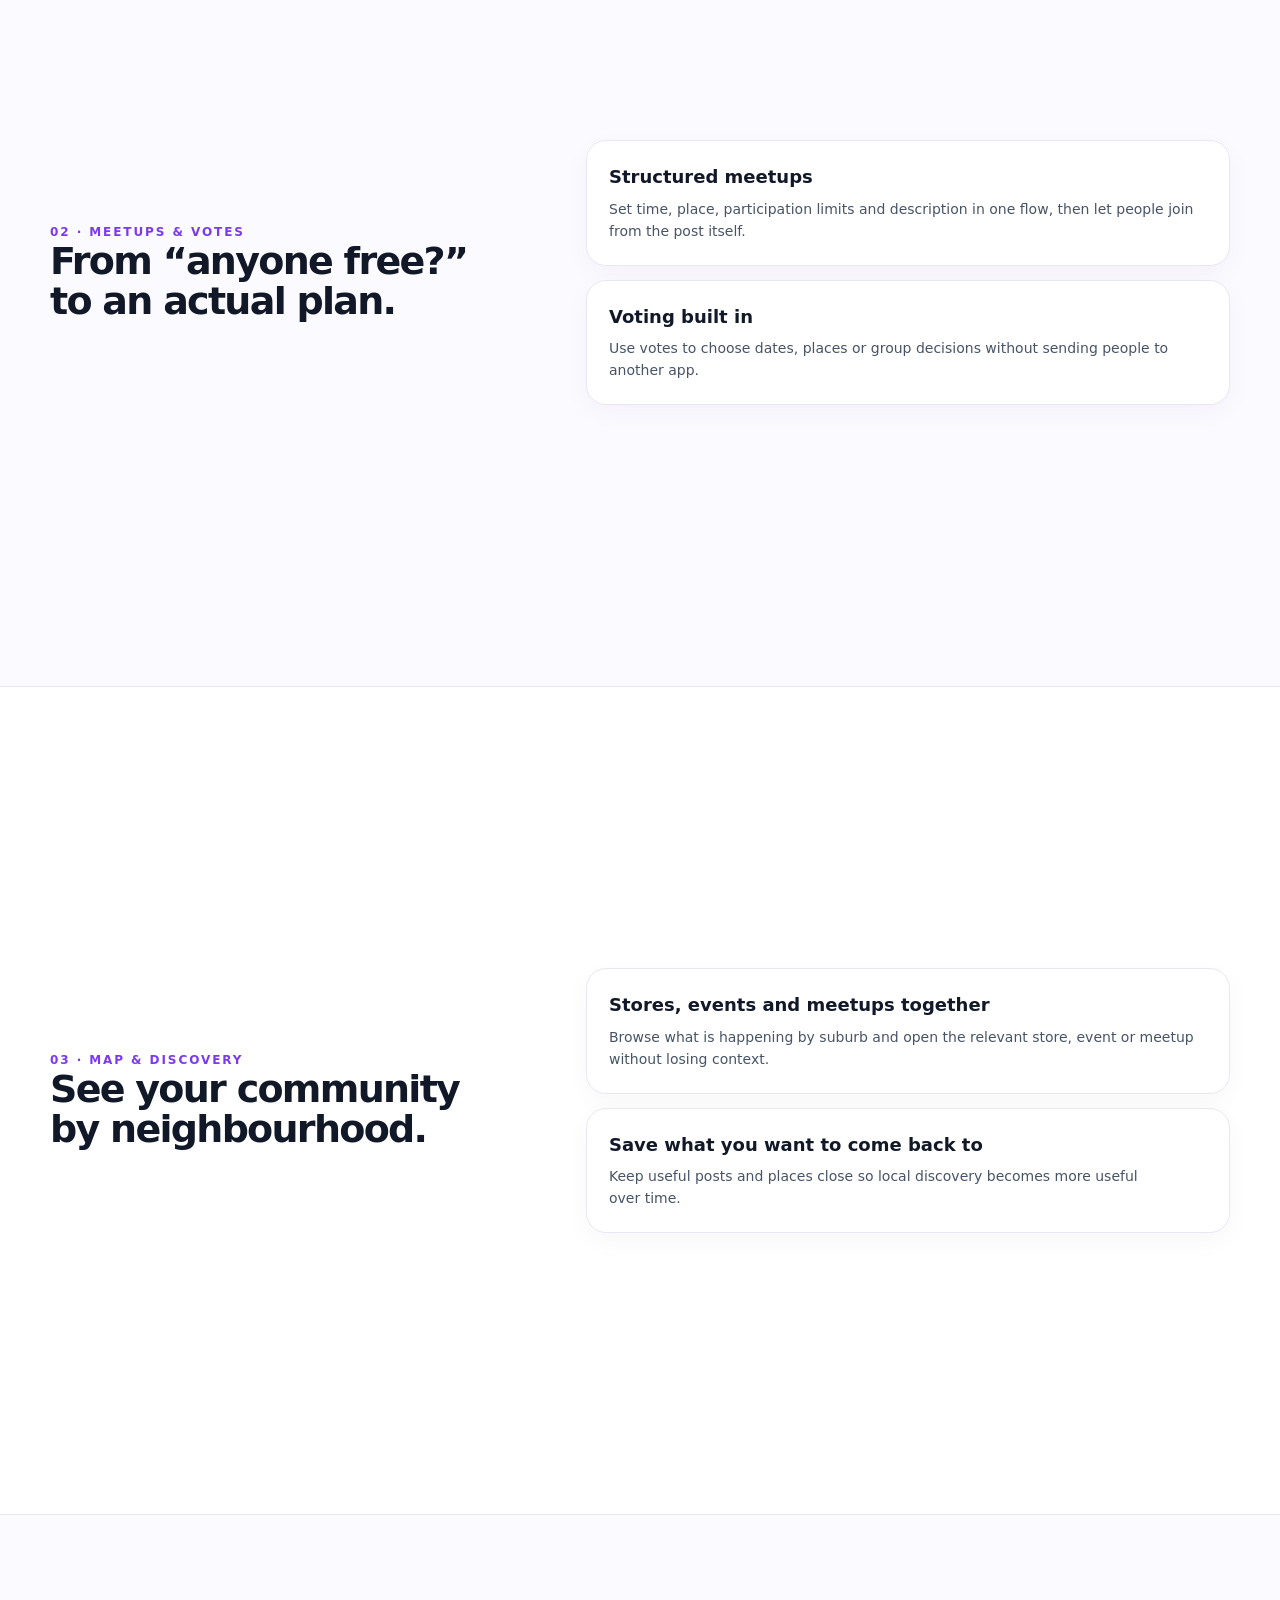
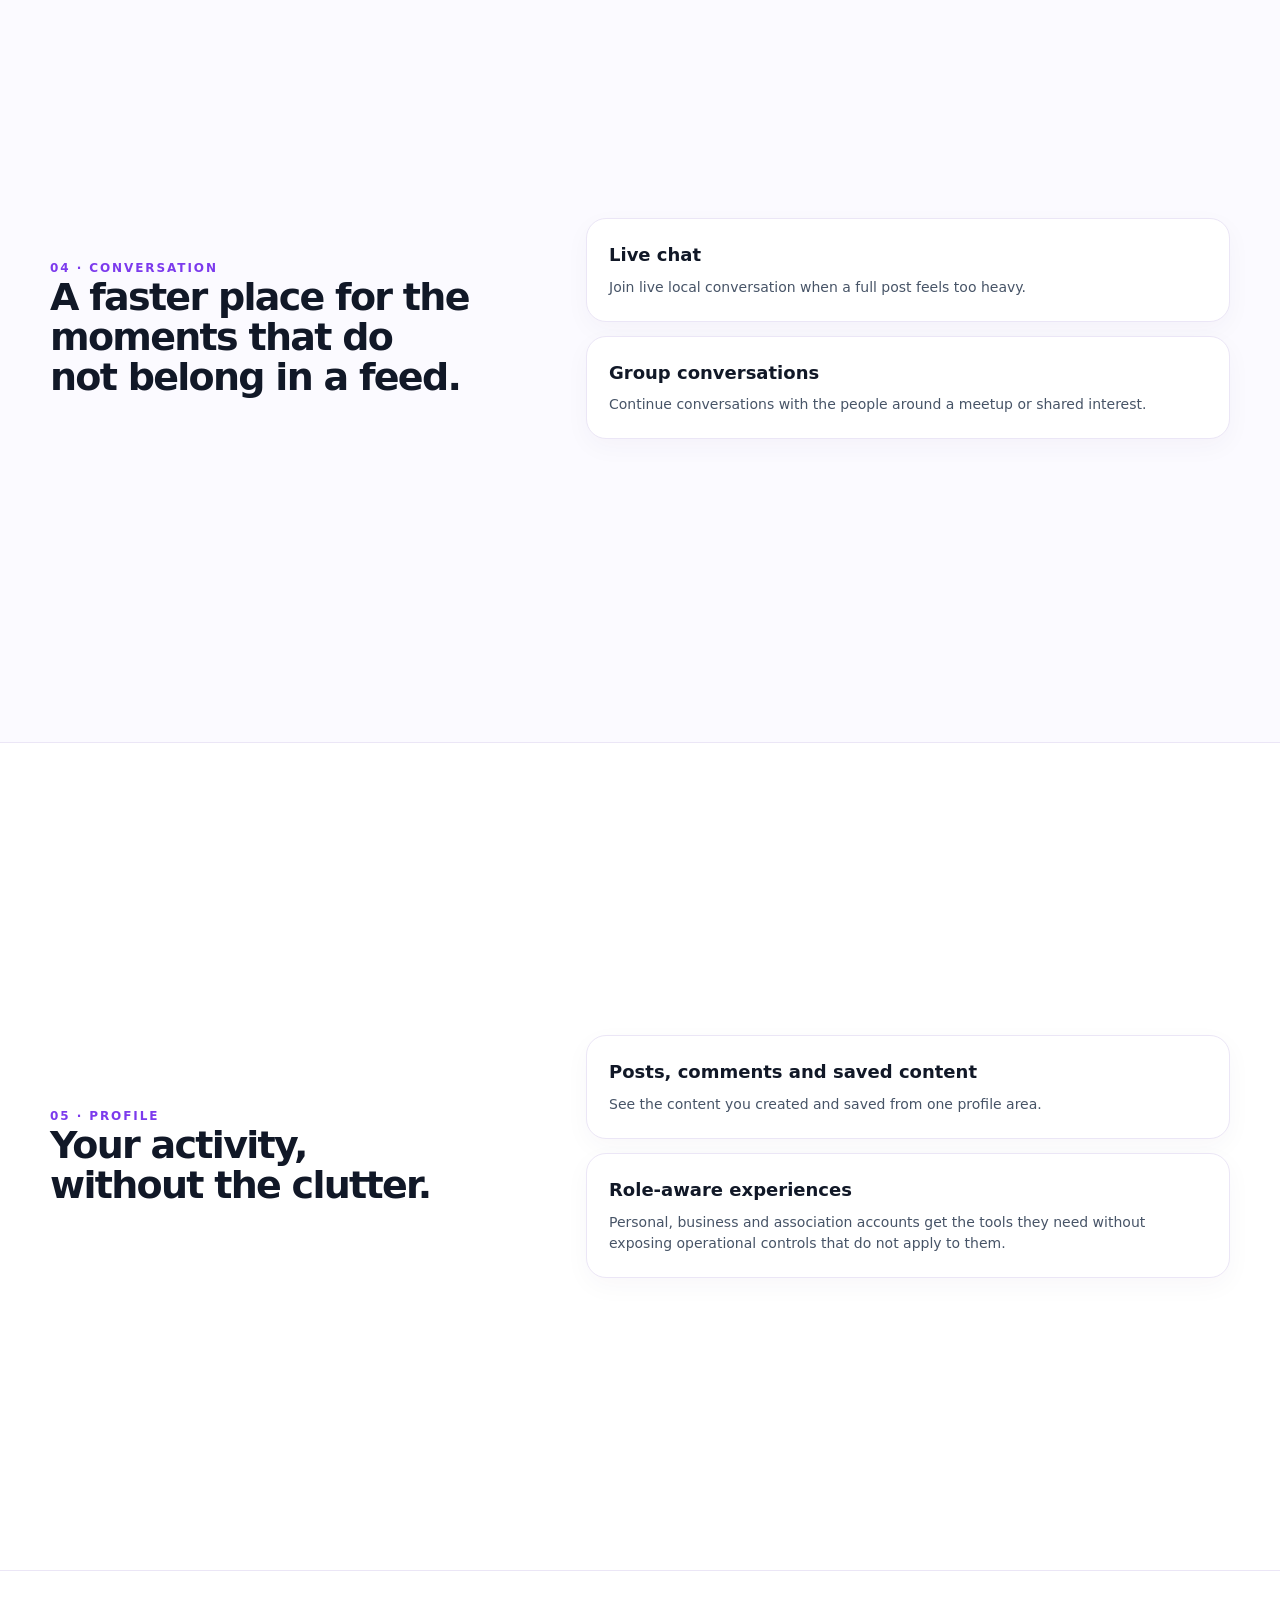
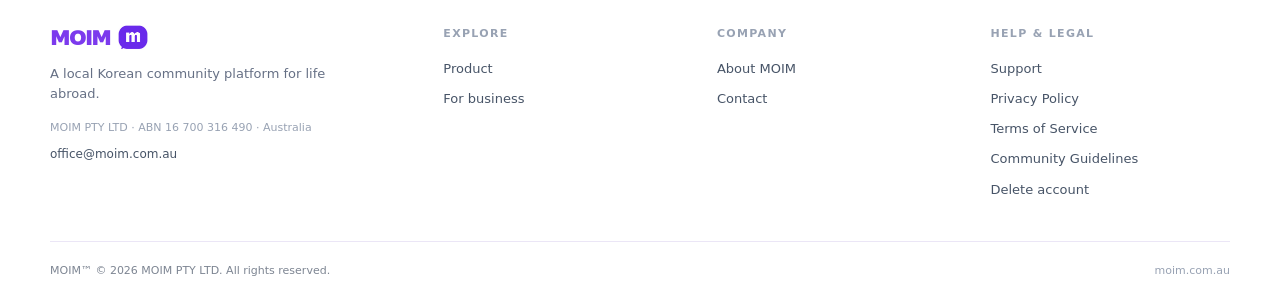
<file: product.html>
<!DOCTYPE html>

<html lang="en"><head><meta charset="utf-8"/><meta content="width=device-width,initial-scale=1" name="viewport"/><title>MOIM Product — Community, meetups, maps and chat</title><meta content="Explore the MOIM product: community feed, meetups, voting, live chat, maps, local businesses and saved content." name="description"/><link href="styles.css" rel="stylesheet"/><link href="favicon-32.png" rel="icon" sizes="32x32" type="image/png"/><link href="favicon-16.png" rel="icon" sizes="16x16" type="image/png"/><link href="apple-touch-icon.png" rel="apple-touch-icon"/><link href="moim-mark.png" rel="icon" type="image/png"/></head><body><a class="skip-link" href="#main">Skip to content</a><div data-site-header=""></div><main id="main"><section class="page-hero"><div class="wrap"><div class="kicker">MOIM PRODUCT</div><div data-lang-block="en"><h1 class="headline">Local community, designed as one connected product.</h1><p class="subhead">MOIM brings feed, meetups, maps, local businesses and real-time conversation together so every feature starts from the same local context.</p></div><div data-lang-block="ko"><h1 class="headline">지역 커뮤니티의 흐름을 하나로 연결했습니다.</h1><p class="subhead">피드, 모임, 지도, 한인 매장, 실시간 대화를 같은 지역 안에서 자연스럽게 이어 쓸 수 있도록 설계했습니다.</p></div><nav aria-label="On this page" class="page-nav" data-lang-block="en"><a href="#feed">Feed</a><a href="#meetups">Meetups</a><a href="#map">Map</a><a href="#chat">Chat</a><a href="#profile">Profile</a></nav><nav aria-label="이 페이지에서" class="page-nav" data-lang-block="ko"><a href="#feed">피드</a><a href="#meetups">모임·투표</a><a href="#map">지도</a><a href="#chat">채팅</a><a href="#profile">프로필</a></nav></div></section>
<section class="page-section white" id="feed"><div class="wrap section-grid"><div><div class="kicker">01 · COMMUNITY</div><h2 data-lang-block="en">A feed for useful local conversation.</h2><h2 data-lang-block="ko">지역 생활에 필요한 이야기가 먼저 보이는 피드.</h2></div><div class="stack"><div class="info-card"><div class="icon-dot">P</div><h3 data-lang-block="en">Posts that fit the moment</h3><h3 data-lang-block="ko">상황에 맞는 다양한 게시글</h3><p data-lang-block="en">Normal posts, questions, reviews, anonymous posts and meetup posts live in a consistent feed without forcing every conversation into the same format.</p><p data-lang-block="ko">일반글, 질문, 후기, 익명글, 모임글을 같은 피드 안에서 자연스럽게 구분해 필요한 방식으로 소통할 수 있습니다.</p></div><div class="info-card"><div class="icon-dot">R</div><h3 data-lang-block="en">Realtime where it matters</h3><h3 data-lang-block="ko">필요한 곳에는 실시간으로</h3><p data-lang-block="en">Comments and key social surfaces update in real time so active conversations do not feel stale.</p><p data-lang-block="ko">댓글과 주요 커뮤니티 화면이 실시간으로 반영되어 대화의 흐름이 끊기지 않습니다.</p></div></div></div></section>
<section class="page-section" id="meetups"><div class="wrap section-grid"><div><div class="kicker">02 · MEETUPS &amp; VOTES</div><h2 data-lang-block="en">From “anyone free?” to an actual plan.</h2><h2 data-lang-block="ko">“누구 시간 돼?”에서 실제 약속까지.</h2></div><div class="stack"><div class="info-card"><h3 data-lang-block="en">Structured meetups</h3><h3 data-lang-block="ko">정리된 모임 만들기</h3><p data-lang-block="en">Set time, place, participation limits and description in one flow, then let people join from the post itself.</p><p data-lang-block="ko">시간, 장소, 참여 인원, 설명을 한 번에 설정하고 게시글에서 바로 참여할 수 있습니다.</p></div><div class="info-card"><h3 data-lang-block="en">Voting built in</h3><h3 data-lang-block="ko">모임 안에서 바로 투표</h3><p data-lang-block="en">Use votes to choose dates, places or group decisions without sending people to another app.</p><p data-lang-block="ko">날짜, 장소, 의견을 정할 때 다른 앱으로 이동하지 않고 MOIM 안에서 바로 투표할 수 있습니다.</p></div></div></div></section>
<section class="page-section white" id="map"><div class="wrap section-grid"><div><div class="kicker">03 · MAP &amp; DISCOVERY</div><h2 data-lang-block="en">See your community by neighbourhood.</h2><h2 data-lang-block="ko">동네를 중심으로 사람과 장소를 발견합니다.</h2></div><div class="stack"><div class="info-card"><h3 data-lang-block="en">Stores, events and meetups together</h3><h3 data-lang-block="ko">매장·이벤트·모임을 한 지도에서</h3><p data-lang-block="en">Browse what is happening by suburb and open the relevant store, event or meetup without losing context.</p><p data-lang-block="ko">동네별로 주변 정보를 살펴보고 매장, 이벤트, 모임 상세 화면으로 바로 이동할 수 있습니다.</p></div><div class="info-card"><h3 data-lang-block="en">Save what you want to come back to</h3><h3 data-lang-block="ko">다시 보고 싶은 정보는 저장</h3><p data-lang-block="en">Keep useful posts and places close so local discovery becomes more useful over time.</p><p data-lang-block="ko">유용한 게시글과 장소를 저장해 필요할 때 빠르게 다시 찾을 수 있습니다.</p></div></div></div></section>
<section class="page-section" id="chat"><div class="wrap section-grid"><div><div class="kicker">04 · CONVERSATION</div><h2 data-lang-block="en">A faster place for the moments that do not belong in a feed.</h2><h2 data-lang-block="ko">가볍고 빠른 대화가 필요한 순간을 위해.</h2></div><div class="stack"><div class="info-card"><h3 data-lang-block="en">Live chat</h3><h3 data-lang-block="ko">실시간 채팅</h3><p data-lang-block="en">Join live local conversation when a full post feels too heavy.</p><p data-lang-block="ko">게시글을 쓰기엔 가벼운 순간에는 실시간 채팅으로 바로 대화할 수 있습니다.</p></div><div class="info-card"><h3 data-lang-block="en">Group conversations</h3><h3 data-lang-block="ko">그룹 대화</h3><p data-lang-block="en">Continue conversations with the people around a meetup or shared interest.</p><p data-lang-block="ko">모임이나 공통 관심사를 중심으로 필요한 사람들과 대화를 이어갈 수 있습니다.</p></div></div></div></section>
<section class="page-section white" id="profile"><div class="wrap section-grid"><div><div class="kicker">05 · PROFILE</div><h2 data-lang-block="en">Your activity, without the clutter.</h2><h2 data-lang-block="ko">내 활동은 한곳에서 깔끔하게.</h2></div><div class="stack"><div class="info-card"><h3 data-lang-block="en">Posts, comments and saved content</h3><h3 data-lang-block="ko">게시글·댓글·저장한 콘텐츠</h3><p data-lang-block="en">See the content you created and saved from one profile area.</p><p data-lang-block="ko">내가 작성한 글과 댓글, 저장한 게시글과 장소를 프로필에서 한 번에 확인합니다.</p></div><div class="info-card"><h3 data-lang-block="en">Role-aware experiences</h3><h3 data-lang-block="ko">계정 유형에 맞는 화면</h3><p data-lang-block="en">Personal, business and association accounts get the tools they need without exposing operational controls that do not apply to them.</p><p data-lang-block="ko">개인, 비즈니스, 단체 계정에 필요한 기능만 보이도록 역할에 맞춰 경험을 구성합니다.</p></div></div></div></section>
</main><div data-site-footer=""></div><script src="app.js"></script></body></html>
</file>
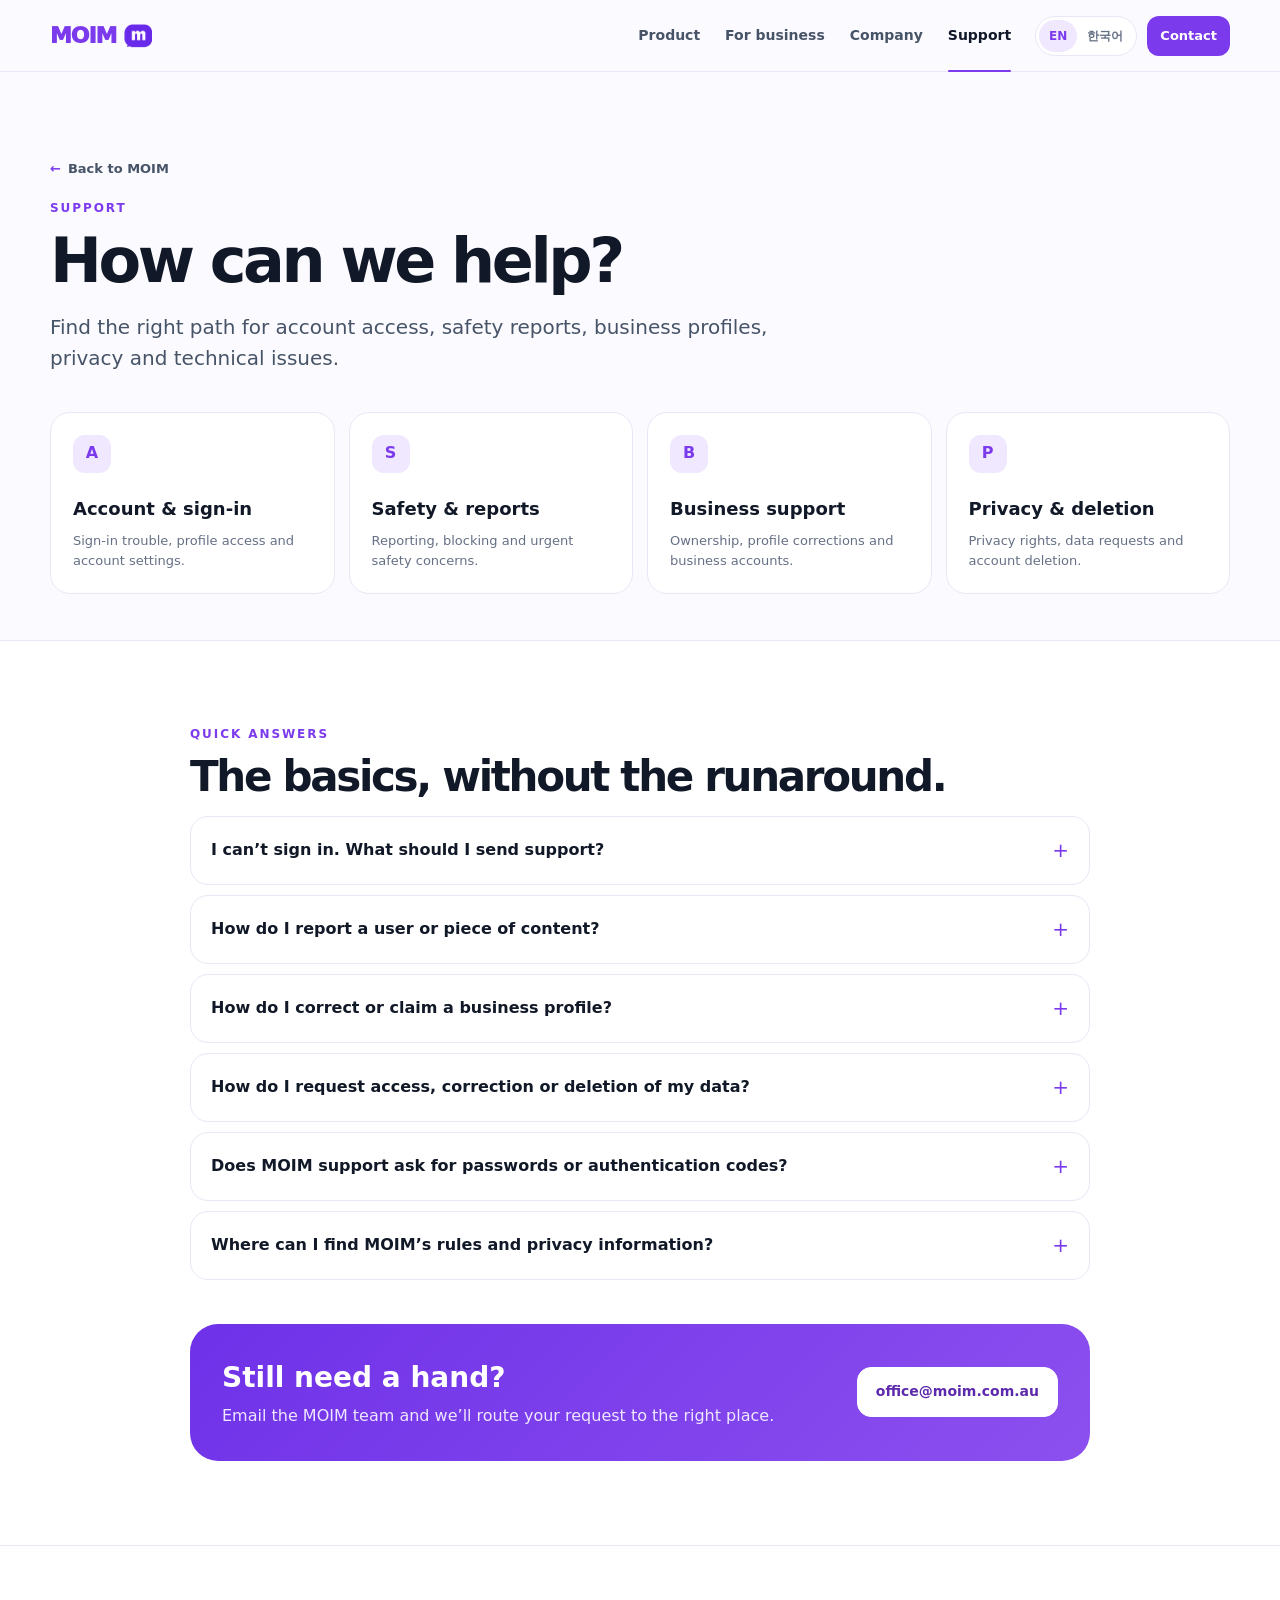
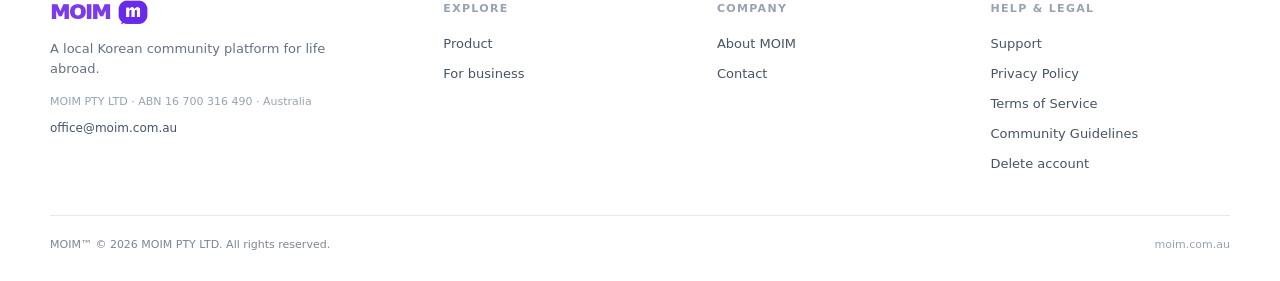
<file: support.html>
<!DOCTYPE html>

<html lang="en"><head><meta charset="utf-8"/><meta content="width=device-width,initial-scale=1" name="viewport"/><title>MOIM Support</title><meta content="Help with MOIM accounts, safety, business profiles, privacy and technical issues." name="description"/><link href="styles.css" rel="stylesheet"/><link href="favicon-32.png" rel="icon" sizes="32x32" type="image/png"/><link href="favicon-16.png" rel="icon" sizes="16x16" type="image/png"/><link href="apple-touch-icon.png" rel="apple-touch-icon"/><link href="moim-mark.png" rel="icon" type="image/png"/></head><body><a class="skip-link" href="#main">Skip to content</a><div data-site-header=""></div><main id="main"><section class="support-hero"><div class="wrap"><a class="back-link" data-i18n="backHome" href="index.html">Back to MOIM</a><div class="kicker">SUPPORT</div><div data-lang-block="en"><h1 class="headline">How can we help?</h1><p class="subhead">Find the right path for account access, safety reports, business profiles, privacy and technical issues.</p></div><div data-lang-block="ko"><h1 class="headline">무엇을 도와드릴까요?</h1><p class="subhead">로그인, 신고·안전, 비즈니스 프로필, 개인정보, 기술 문제까지 필요한 도움을 바로 찾아보세요.</p></div><div class="support-grid"><a class="support-card" data-faq-index="0" href="#quick-answers"><div class="icon-dot">A</div><h3 data-lang-block="en">Account &amp; sign-in</h3><h3 data-lang-block="ko">계정 및 로그인</h3><p data-lang-block="en">Sign-in trouble, profile access and account settings.</p><p data-lang-block="ko">로그인 문제, 프로필 접근, 계정 설정.</p></a><a class="support-card" data-faq-index="1" href="#quick-answers"><div class="icon-dot">S</div><h3 data-lang-block="en">Safety &amp; reports</h3><h3 data-lang-block="ko">안전 및 신고</h3><p data-lang-block="en">Reporting, blocking and urgent safety concerns.</p><p data-lang-block="ko">신고·차단부터 긴급한 안전 문의까지.</p></a><a class="support-card" data-faq-index="2" href="#quick-answers"><div class="icon-dot">B</div><h3 data-lang-block="en">Business support</h3><h3 data-lang-block="ko">비즈니스 지원</h3><p data-lang-block="en">Ownership, profile corrections and business accounts.</p><p data-lang-block="ko">매장 소유권 확인, 정보 수정, 비즈니스 계정.</p></a><a class="support-card" data-faq-index="3" href="#quick-answers"><div class="icon-dot">P</div><h3 data-lang-block="en">Privacy &amp; deletion</h3><h3 data-lang-block="ko">개인정보 및 계정 삭제</h3><p data-lang-block="en">Privacy rights, data requests and account deletion.</p><p data-lang-block="ko">개인정보 열람·정정, 데이터 요청, 계정 삭제.</p></a></div></div></section>
<section class="page-section white" id="quick-answers"><div class="wrap faq-shell"><div class="kicker" data-lang-block="en">QUICK ANSWERS</div><div class="kicker" data-lang-block="ko">자주 묻는 질문</div><h2 class="headline" data-lang-block="en" style="font-size:42px">The basics, without the runaround.</h2><h2 class="headline" data-lang-block="ko" style="font-size:42px">필요한 답을 바로 확인하세요.</h2><div class="faq" data-lang-block="en"><details id="account"><summary>I can’t sign in. What should I send support?</summary><div class="faq-answer"><p>Email us from the address linked to your MOIM account where possible. Tell us whether you normally sign in with email/password or a connected sign-in provider, what you see on screen, and roughly when the problem started. Never send your password or verification code.</p></div></details><details id="safety"><summary>How do I report a user or piece of content?</summary><div class="faq-answer"><p>Use MOIM’s in-app report or block controls first when they are available on the relevant profile or content. If the issue is urgent or you cannot access the in-app flow, email <a href="mailto:office@moim.com.au?subject=MOIM%20Safety%20Report">office@moim.com.au</a> with enough context for us to locate the content or account.</p></div></details><details id="business"><summary>How do I correct or claim a business profile?</summary><div class="faq-answer"><p>Contact us from an email associated with the business where possible. Include the business name, the information that needs to change, and evidence that helps us verify the request.</p></div></details><details id="privacy"><summary>How do I request access, correction or deletion of my data?</summary><div class="faq-answer"><p>For access or correction requests, email <a href="mailto:office@moim.com.au?subject=MOIM%20Privacy%20Request">office@moim.com.au</a>. To delete your MOIM account, use our public <a href="delete-account.html">account deletion page</a>.</p></div></details><details><summary>Does MOIM support ask for passwords or authentication codes?</summary><div class="faq-answer"><p>No. We may ask you to verify account ownership, but we will not ask you to send a password, one-time code, recovery code or private API credential by email.</p></div></details><details><summary>Where can I find MOIM’s rules and privacy information?</summary><div class="faq-answer"><p>Read our <a href="community-guidelines.html">Community Guidelines</a>, <a href="terms.html">Terms of Service</a> and <a href="privacy.html">Privacy Policy</a>.</p></div></details></div><div class="faq" data-lang-block="ko"><details><summary>로그인이 안 될 때 어떤 정보를 보내야 하나요?</summary><div class="faq-answer"><p>가능하면 MOIM 계정에 연결된 이메일로 문의해 주세요. 평소 로그인 방식, 화면에 표시되는 오류, 문제가 시작된 시점을 함께 알려주시면 더 빠르게 확인할 수 있습니다. 비밀번호나 인증코드는 보내지 마세요.</p></div></details><details><summary>사용자나 게시물을 어떻게 신고하나요?</summary><div class="faq-answer"><p>해당 프로필이나 콘텐츠의 신고·차단 기능을 먼저 이용해 주세요. 긴급하거나 앱에서 신고할 수 없는 경우, 문제를 확인할 수 있는 설명과 함께 <a href="mailto:office@moim.com.au?subject=MOIM%20Safety%20Report">office@moim.com.au</a>로 알려주세요.</p></div></details><details><summary>매장 프로필을 수정하거나 소유권을 확인하려면 어떻게 하나요?</summary><div class="faq-answer"><p>가능하면 해당 사업체에서 사용하는 이메일로 문의해 주세요. 매장명, 수정할 정보, 소유권 확인에 도움이 되는 자료를 함께 보내주시면 됩니다.</p></div></details><details><summary>개인정보 열람·정정·삭제는 어떻게 요청하나요?</summary><div class="faq-answer"><p>개인정보 열람 또는 정정은 <a href="mailto:office@moim.com.au?subject=MOIM%20Privacy%20Request">office@moim.com.au</a>로 문의해 주세요. 계정 삭제는 로그인 없이 이용 가능한 <a href="delete-account.html">계정 삭제 페이지</a>에서 요청할 수 있습니다.</p></div></details><details><summary>MOIM 고객지원이 비밀번호나 인증코드를 요구하나요?</summary><div class="faq-answer"><p>아니요. 계정 소유 여부를 확인하기 위한 추가 확인을 요청할 수는 있지만, 비밀번호·일회용 인증코드·복구 코드·비공개 API 자격증명을 이메일로 보내달라고 요구하지 않습니다.</p></div></details><details><summary>커뮤니티 규칙과 개인정보 관련 문서는 어디서 확인하나요?</summary><div class="faq-answer"><p><a href="community-guidelines.html">커뮤니티 가이드라인</a>, <a href="terms.html">이용약관</a>, <a href="privacy.html">개인정보처리방침</a>에서 확인할 수 있습니다.</p></div></details></div><div class="support-contact"><div><h3 data-lang-block="en">Still need a hand?</h3><h3 data-lang-block="ko">원하는 답을 찾지 못하셨나요?</h3><p data-lang-block="en">Email the MOIM team and we’ll route your request to the right place.</p><p data-lang-block="ko">MOIM 팀에 이메일을 보내주시면 담당 영역에 맞춰 확인해 드립니다.</p></div><a class="btn" href="mailto:office@moim.com.au?subject=MOIM%20Support">office@moim.com.au</a></div></div></section></main><div data-site-footer=""></div><script src="app.js"></script></body></html>
</file>
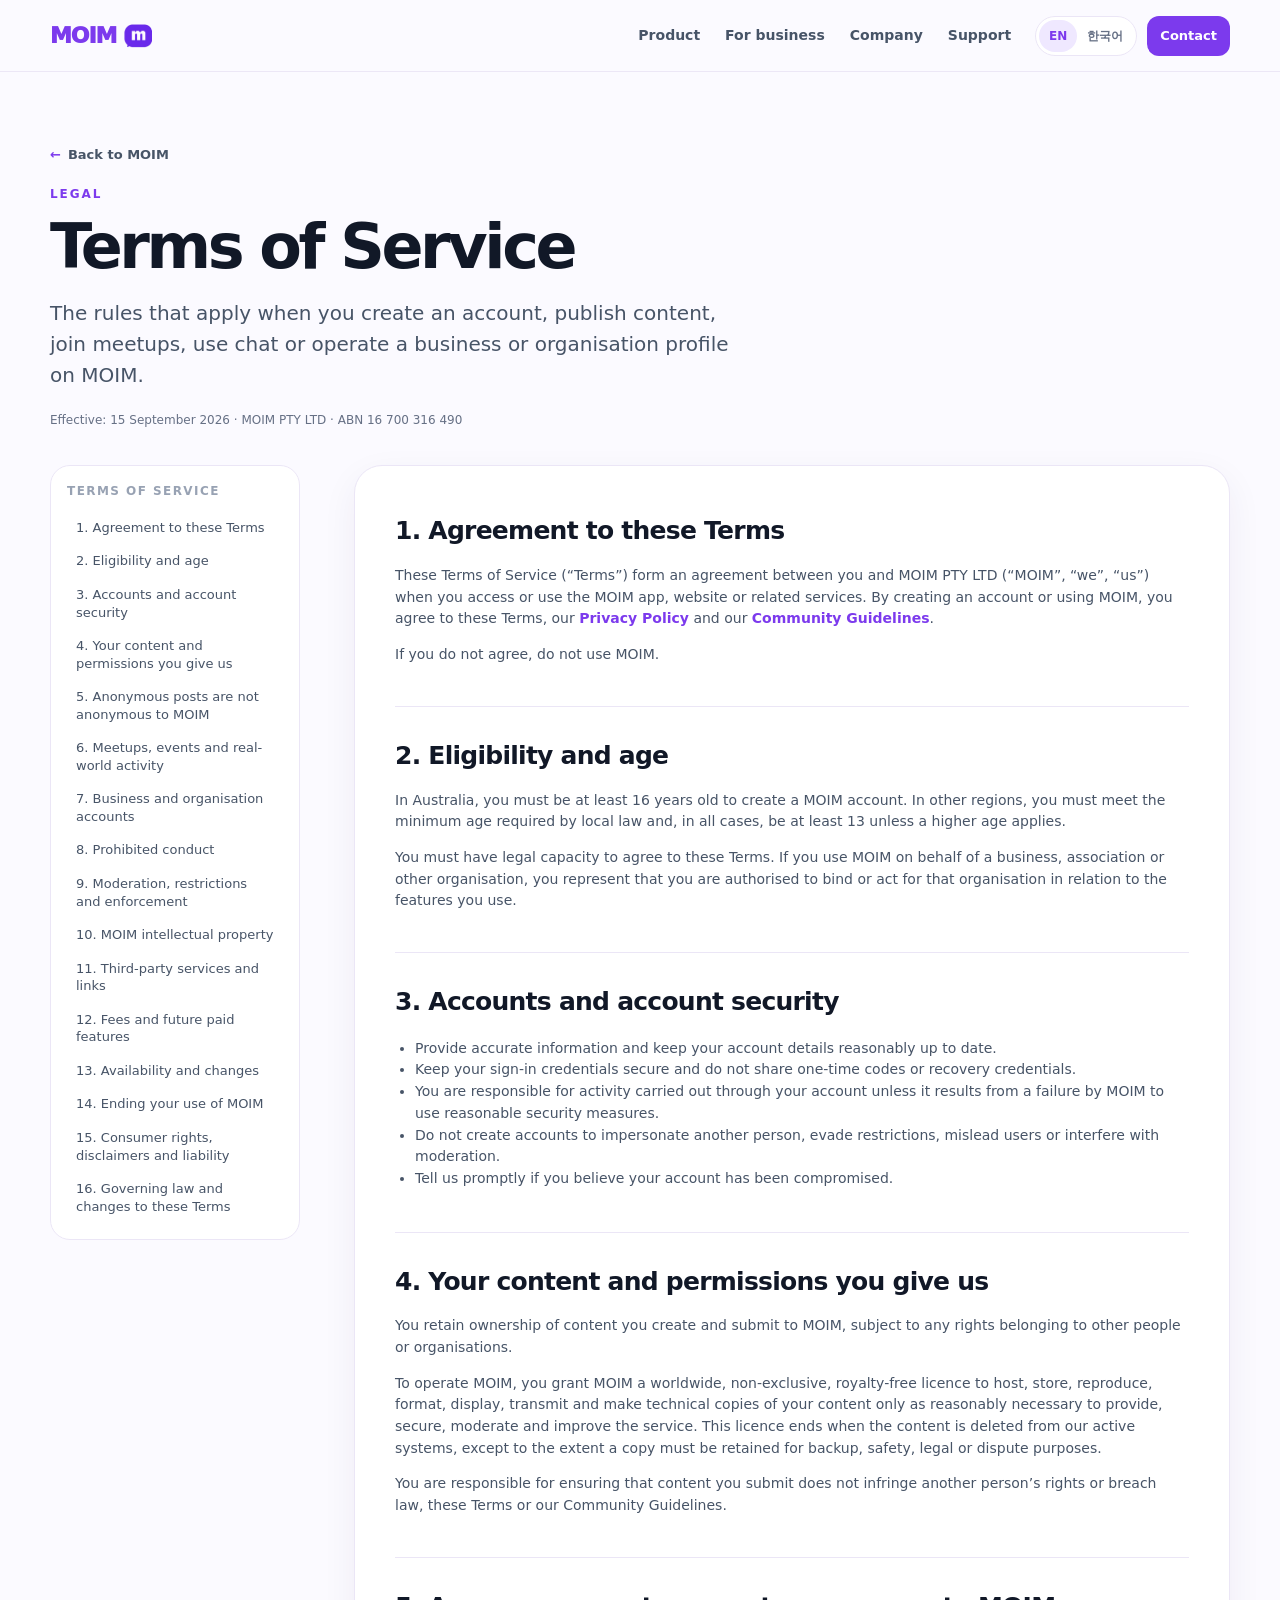
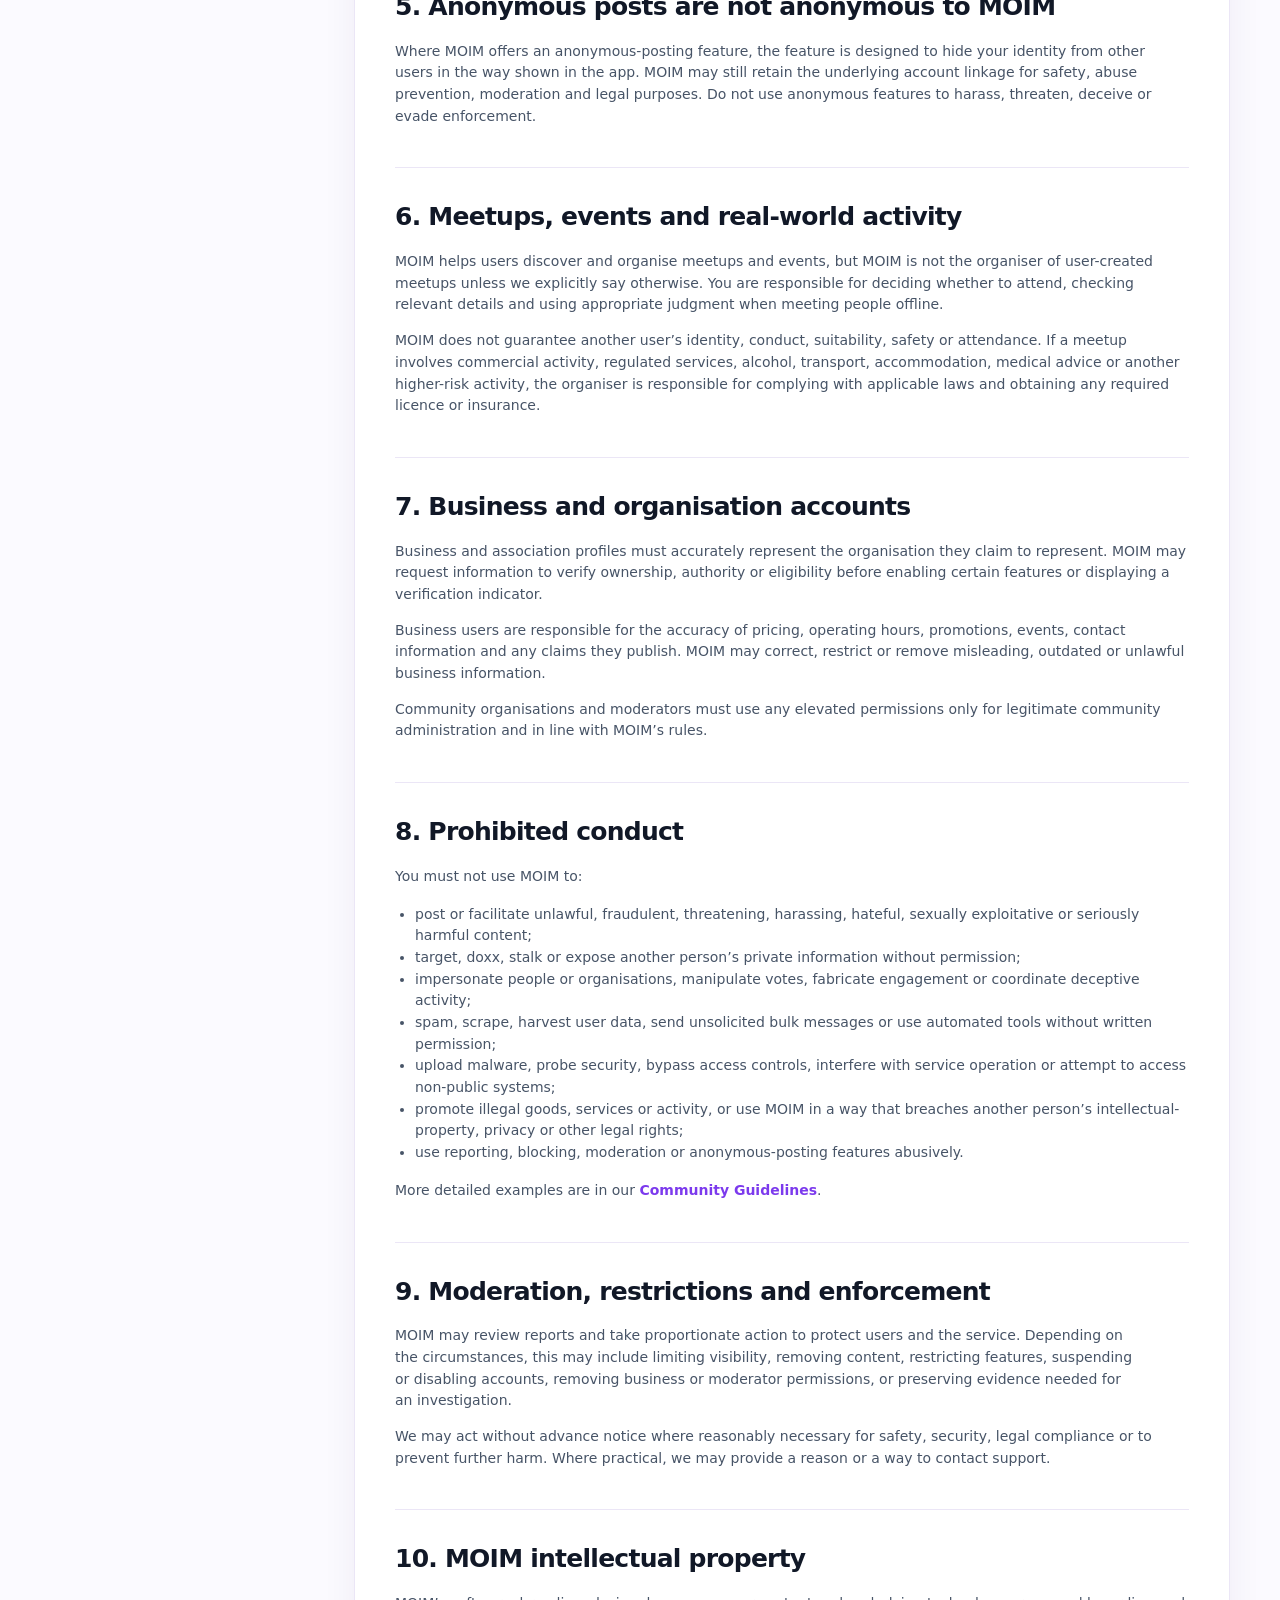
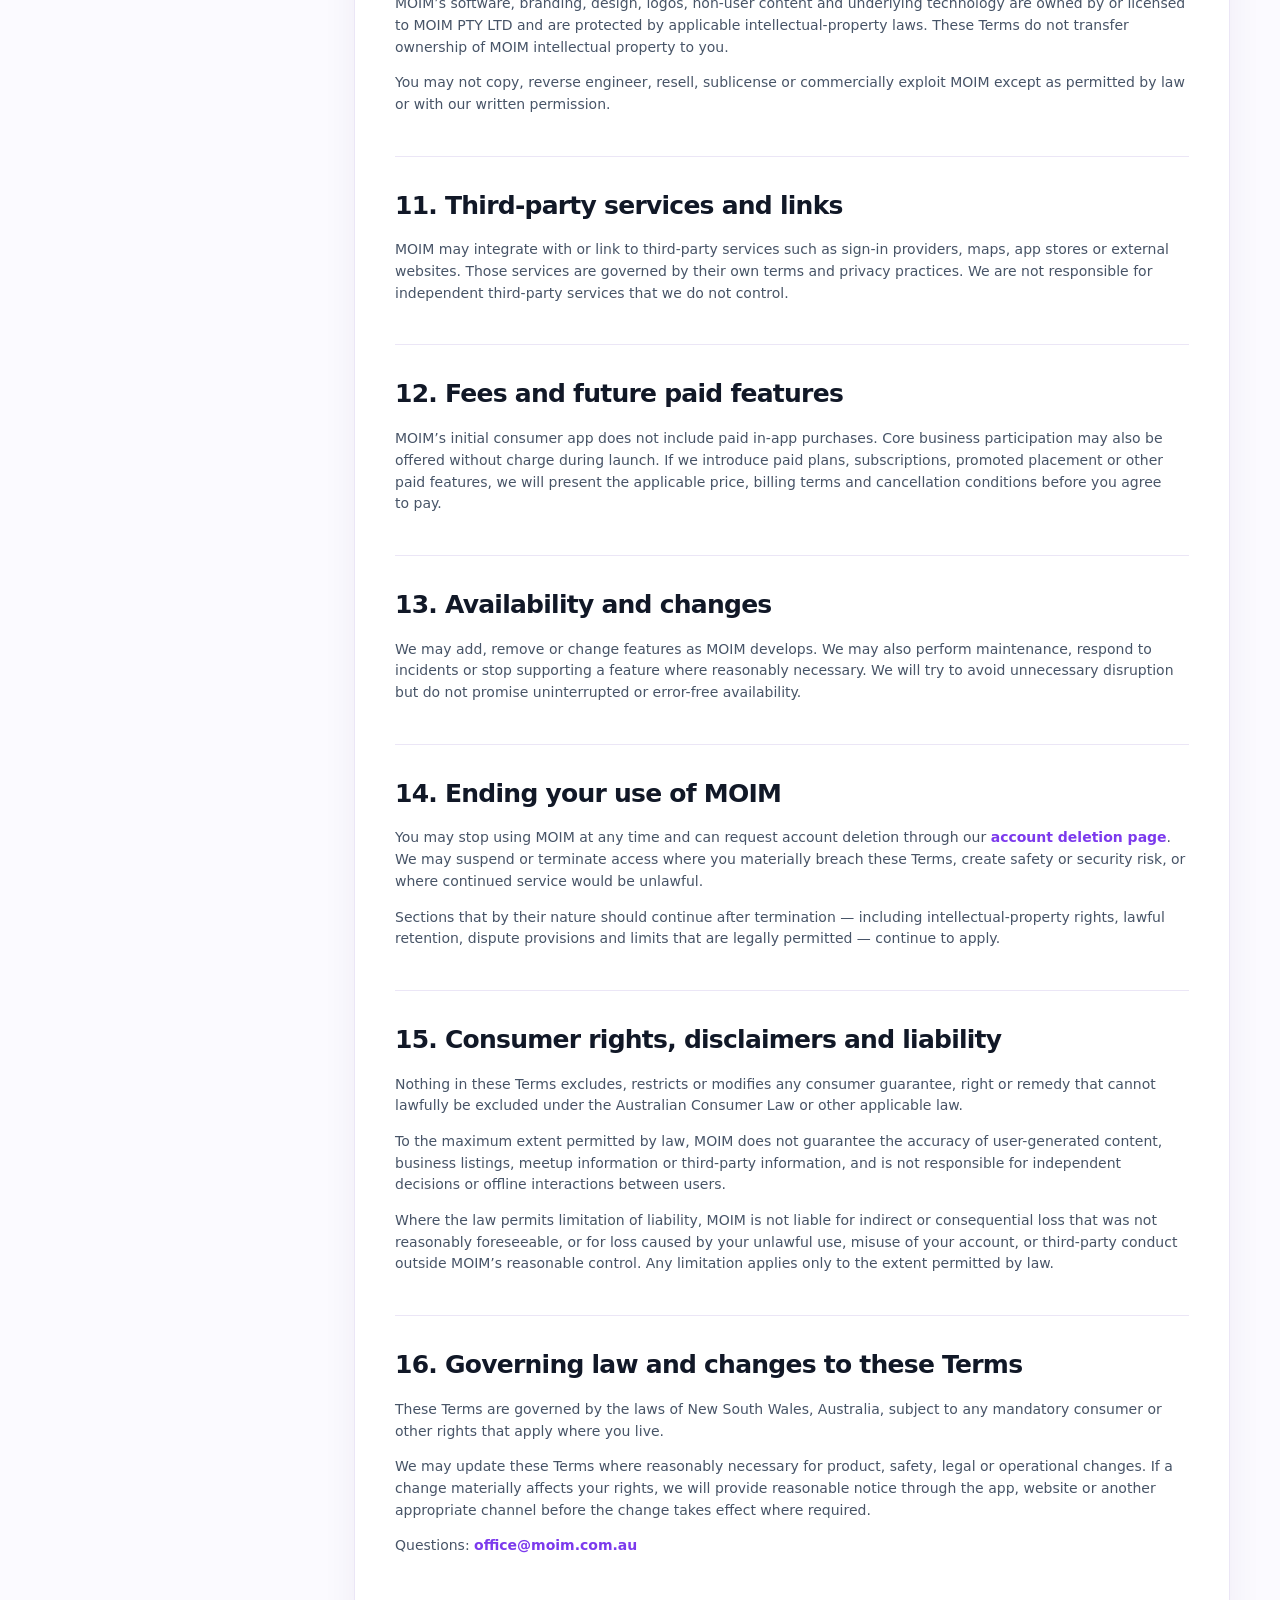
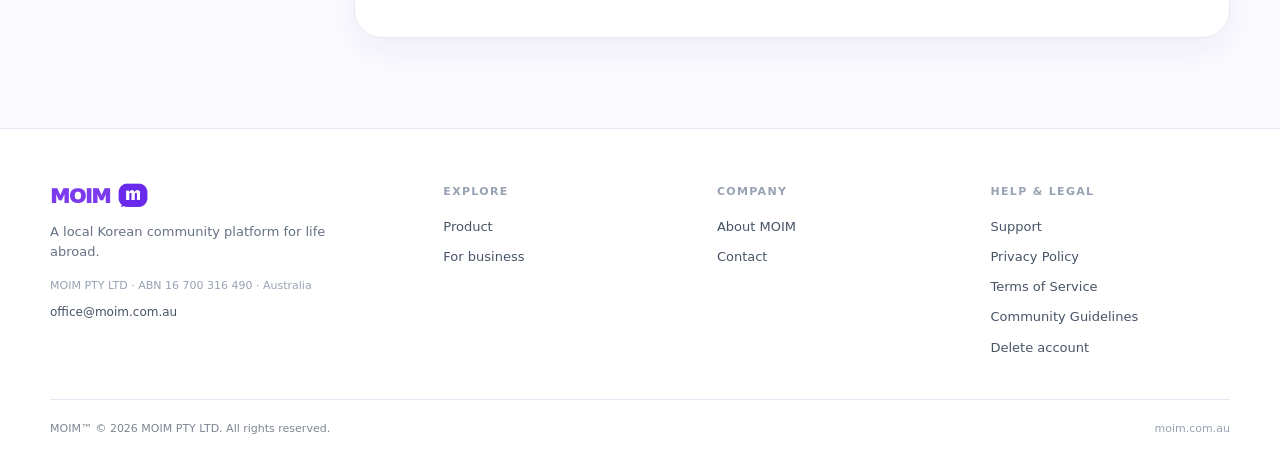
<file: terms.html>
<!DOCTYPE html>

<html lang="en"><head><meta charset="utf-8"/><meta content="width=device-width,initial-scale=1" name="viewport"/><title>MOIM Terms of Service</title><meta content="Terms governing use of MOIM community, meetup, messaging, business and organisation features." name="description"/><link href="styles.css" rel="stylesheet"/><link href="favicon-32.png" rel="icon" sizes="32x32" type="image/png"/><link href="favicon-16.png" rel="icon" sizes="16x16" type="image/png"/><link href="apple-touch-icon.png" rel="apple-touch-icon"/><link href="moim-mark.png" rel="icon" type="image/png"/></head><body><a class="skip-link" href="#main">Skip to content</a><div data-site-header=""></div><main id="main"><section class="legal-hero"><div class="wrap"><a class="back-link" data-i18n="backHome" href="index.html">Back to MOIM</a><div class="kicker">LEGAL</div><h1 class="headline" data-doc-title="">Terms of Service</h1><div data-lang-block="en"><p class="subhead">The rules that apply when you create an account, publish content, join meetups, use chat or operate a business or organisation profile on MOIM.</p></div><div data-lang-block="ko"><p class="subhead">MOIM에서 계정을 만들고, 콘텐츠를 게시하고, 모임·채팅에 참여하거나 비즈니스·단체 프로필을 운영할 때 적용되는 이용 규칙입니다.</p></div><div class="legal-meta"><div data-lang-block="en">Effective: 15 September 2026 · MOIM PTY LTD · ABN 16 700 316 490</div><div data-lang-block="ko">시행일: 2026년 9월 15일 · MOIM PTY LTD · ABN 16 700 316 490</div></div></div></section><div class="wrap legal-layout"><aside class="legal-toc"><h3>Terms</h3><a href="#agreement">1. Agreement</a><a href="#eligibility">2. Eligibility</a><a href="#accounts">3. Accounts</a><a href="#content">4. Content</a><a href="#anonymous">5. Anonymous features</a><a href="#meetups">6. Meetups</a><a href="#business">7. Business</a><a href="#conduct">8. Conduct</a><a href="#moderation">9. Moderation</a><a href="#ip">10. IP</a><a href="#fees">11. Fees</a><a href="#liability">12. Liability</a><a href="#law">13. Law</a></aside><article class="legal-doc">
<div data-lang-block="en">
<section id="agreement"><h2>1. Agreement to these Terms</h2><p>These Terms of Service (“Terms”) form an agreement between you and MOIM PTY LTD (“MOIM”, “we”, “us”) when you access or use the MOIM app, website or related services. By creating an account or using MOIM, you agree to these Terms, our <a href="privacy.html">Privacy Policy</a> and our <a href="community-guidelines.html">Community Guidelines</a>.</p><p>If you do not agree, do not use MOIM.</p></section>
<section id="eligibility"><h2>2. Eligibility and age</h2><p>In Australia, you must be at least 16 years old to create a MOIM account. In other regions, you must meet the minimum age required by local law and, in all cases, be at least 13 unless a higher age applies.</p><p>You must have legal capacity to agree to these Terms. If you use MOIM on behalf of a business, association or other organisation, you represent that you are authorised to bind or act for that organisation in relation to the features you use.</p></section>
<section id="accounts"><h2>3. Accounts and account security</h2><ul><li>Provide accurate information and keep your account details reasonably up to date.</li><li>Keep your sign-in credentials secure and do not share one-time codes or recovery credentials.</li><li>You are responsible for activity carried out through your account unless it results from a failure by MOIM to use reasonable security measures.</li><li>Do not create accounts to impersonate another person, evade restrictions, mislead users or interfere with moderation.</li><li>Tell us promptly if you believe your account has been compromised.</li></ul></section>
<section id="content"><h2>4. Your content and permissions you give us</h2><p>You retain ownership of content you create and submit to MOIM, subject to any rights belonging to other people or organisations.</p><p>To operate MOIM, you grant MOIM a worldwide, non-exclusive, royalty-free licence to host, store, reproduce, format, display, transmit and make technical copies of your content only as reasonably necessary to provide, secure, moderate and improve the service. This licence ends when the content is deleted from our active systems, except to the extent a copy must be retained for backup, safety, legal or dispute purposes.</p><p>You are responsible for ensuring that content you submit does not infringe another person’s rights or breach law, these Terms or our Community Guidelines.</p></section>
<section id="anonymous"><h2>5. Anonymous posts are not anonymous to MOIM</h2><p>Where MOIM offers an anonymous-posting feature, the feature is designed to hide your identity from other users in the way shown in the app. MOIM may still retain the underlying account linkage for safety, abuse prevention, moderation and legal purposes. Do not use anonymous features to harass, threaten, deceive or evade enforcement.</p></section>
<section id="meetups"><h2>6. Meetups, events and real-world activity</h2><p>MOIM helps users discover and organise meetups and events, but MOIM is not the organiser of user-created meetups unless we explicitly say otherwise. You are responsible for deciding whether to attend, checking relevant details and using appropriate judgment when meeting people offline.</p><p>MOIM does not guarantee another user’s identity, conduct, suitability, safety or attendance. If a meetup involves commercial activity, regulated services, alcohol, transport, accommodation, medical advice or another higher-risk activity, the organiser is responsible for complying with applicable laws and obtaining any required licence or insurance.</p></section>
<section id="business"><h2>7. Business and organisation accounts</h2><p>Business and association profiles must accurately represent the organisation they claim to represent. MOIM may request information to verify ownership, authority or eligibility before enabling certain features or displaying a verification indicator.</p><p>Business users are responsible for the accuracy of pricing, operating hours, promotions, events, contact information and any claims they publish. MOIM may correct, restrict or remove misleading, outdated or unlawful business information.</p><p>Community organisations and moderators must use any elevated permissions only for legitimate community administration and in line with MOIM’s rules.</p></section>
<section id="conduct"><h2>8. Prohibited conduct</h2><p>You must not use MOIM to:</p><ul><li>post or facilitate unlawful, fraudulent, threatening, harassing, hateful, sexually exploitative or seriously harmful content;</li><li>target, doxx, stalk or expose another person’s private information without permission;</li><li>impersonate people or organisations, manipulate votes, fabricate engagement or coordinate deceptive activity;</li><li>spam, scrape, harvest user data, send unsolicited bulk messages or use automated tools without written permission;</li><li>upload malware, probe security, bypass access controls, interfere with service operation or attempt to access non-public systems;</li><li>promote illegal goods, services or activity, or use MOIM in a way that breaches another person’s intellectual-property, privacy or other legal rights;</li><li>use reporting, blocking, moderation or anonymous-posting features abusively.</li></ul><p>More detailed examples are in our <a href="community-guidelines.html">Community Guidelines</a>.</p></section>
<section id="moderation"><h2>9. Moderation, restrictions and enforcement</h2><p>MOIM may review reports and take proportionate action to protect users and the service. Depending on the circumstances, this may include limiting visibility, removing content, restricting features, suspending or disabling accounts, removing business or moderator permissions, or preserving evidence needed for an investigation.</p><p>We may act without advance notice where reasonably necessary for safety, security, legal compliance or to prevent further harm. Where practical, we may provide a reason or a way to contact support.</p></section>
<section id="ip"><h2>10. MOIM intellectual property</h2><p>MOIM’s software, branding, design, logos, non-user content and underlying technology are owned by or licensed to MOIM PTY LTD and are protected by applicable intellectual-property laws. These Terms do not transfer ownership of MOIM intellectual property to you.</p><p>You may not copy, reverse engineer, resell, sublicense or commercially exploit MOIM except as permitted by law or with our written permission.</p></section>
<section id="third"><h2>11. Third-party services and links</h2><p>MOIM may integrate with or link to third-party services such as sign-in providers, maps, app stores or external websites. Those services are governed by their own terms and privacy practices. We are not responsible for independent third-party services that we do not control.</p></section>
<section id="fees"><h2>12. Fees and future paid features</h2><p>MOIM’s initial consumer app does not include paid in-app purchases. Core business participation may also be offered without charge during launch. If we introduce paid plans, subscriptions, promoted placement or other paid features, we will present the applicable price, billing terms and cancellation conditions before you agree to pay.</p></section>
<section id="availability"><h2>13. Availability and changes</h2><p>We may add, remove or change features as MOIM develops. We may also perform maintenance, respond to incidents or stop supporting a feature where reasonably necessary. We will try to avoid unnecessary disruption but do not promise uninterrupted or error-free availability.</p></section>
<section id="termination"><h2>14. Ending your use of MOIM</h2><p>You may stop using MOIM at any time and can request account deletion through our <a href="delete-account.html">account deletion page</a>. We may suspend or terminate access where you materially breach these Terms, create safety or security risk, or where continued service would be unlawful.</p><p>Sections that by their nature should continue after termination — including intellectual-property rights, lawful retention, dispute provisions and limits that are legally permitted — continue to apply.</p></section>
<section id="liability"><h2>15. Consumer rights, disclaimers and liability</h2><p>Nothing in these Terms excludes, restricts or modifies any consumer guarantee, right or remedy that cannot lawfully be excluded under the Australian Consumer Law or other applicable law.</p><p>To the maximum extent permitted by law, MOIM does not guarantee the accuracy of user-generated content, business listings, meetup information or third-party information, and is not responsible for independent decisions or offline interactions between users.</p><p>Where the law permits limitation of liability, MOIM is not liable for indirect or consequential loss that was not reasonably foreseeable, or for loss caused by your unlawful use, misuse of your account, or third-party conduct outside MOIM’s reasonable control. Any limitation applies only to the extent permitted by law.</p></section>
<section id="law"><h2>16. Governing law and changes to these Terms</h2><p>These Terms are governed by the laws of New South Wales, Australia, subject to any mandatory consumer or other rights that apply where you live.</p><p>We may update these Terms where reasonably necessary for product, safety, legal or operational changes. If a change materially affects your rights, we will provide reasonable notice through the app, website or another appropriate channel before the change takes effect where required.</p><p>Questions: <a href="mailto:office@moim.com.au">office@moim.com.au</a></p></section>
</div>
<div data-lang-block="ko">
<section><h2>1. 약관 동의</h2><p>본 이용약관(“약관”)은 이용자가 MOIM 앱, 웹사이트 또는 관련 서비스를 이용할 때 이용자와 MOIM PTY LTD(“MOIM”, “회사”) 사이에 적용됩니다. 계정을 생성하거나 MOIM을 이용하면 본 약관, <a href="privacy.html">개인정보처리방침</a>, <a href="community-guidelines.html">커뮤니티 가이드라인</a>에 동의한 것으로 봅니다.</p><p>동의하지 않는 경우 MOIM을 이용하지 마세요.</p></section>
<section><h2>2. 이용 자격 및 연령</h2><p>호주에서는 MOIM 계정을 생성하려면 만 16세 이상이어야 합니다. 다른 지역에서는 해당 지역 법률상 최소 연령을 충족해야 하며, 어떤 경우에도 더 높은 연령 기준이 적용되지 않는 한 최소 만 13세 이상이어야 합니다.</p><p>비즈니스, 한인회, 학생회 등 조직을 대신해 MOIM을 사용하는 경우 해당 조직을 대표하거나 해당 기능을 사용할 권한이 있음을 보증합니다.</p></section>
<section><h2>3. 계정 및 보안</h2><ul><li>정확한 정보를 제공하고 계정 정보를 합리적인 범위에서 최신 상태로 유지해야 합니다.</li><li>로그인 자격증명을 안전하게 관리하고 일회용 인증코드나 복구 자격증명을 타인과 공유하지 마세요.</li><li>MOIM이 합리적인 보안조치를 취하지 않아 발생한 경우를 제외하고, 원칙적으로 이용자 계정에서 이루어진 활동에 대해 이용자가 책임을 집니다.</li><li>타인을 사칭하거나, 제한을 우회하거나, 이용자를 속이거나, 운영 조치를 방해하기 위한 계정을 만들 수 없습니다.</li><li>계정이 탈취되었거나 무단 사용된 것으로 의심되면 즉시 회사에 알려주세요.</li></ul></section>
<section><h2>4. 이용자 콘텐츠 및 회사에 부여하는 권한</h2><p>이용자가 MOIM에 직접 작성·제출한 콘텐츠의 권리는 원칙적으로 이용자에게 남습니다. 다만 다른 사람이나 조직이 보유한 권리는 별도로 존중해야 합니다.</p><p>MOIM 서비스를 제공하기 위해 이용자는 회사에 전 세계적, 비독점적, 무상 사용권을 부여합니다. 이 사용권은 콘텐츠를 호스팅·저장·형식 변환·표시·전송하고 기술적 사본을 생성하는 등 서비스 제공, 보안, 운영, 개선에 합리적으로 필요한 범위에 한정됩니다. 콘텐츠가 활성 시스템에서 삭제되면 이 권한은 종료되지만 백업, 안전, 법적 의무, 분쟁 대응을 위해 필요한 사본은 제한적으로 유지될 수 있습니다.</p><p>이용자는 자신이 제출한 콘텐츠가 타인의 권리를 침해하지 않고 법률, 본 약관, 커뮤니티 가이드라인을 위반하지 않도록 해야 합니다.</p></section>
<section><h2>5. 익명글은 MOIM에 대해 완전히 익명이 아닙니다</h2><p>MOIM의 익명 게시 기능은 앱에서 안내하는 방식으로 다른 이용자에게 작성자 신원을 숨기는 기능입니다. 회사는 안전, 악용 방지, 운영 및 법적 대응을 위해 내부적으로 계정 연결 정보를 보유할 수 있습니다. 익명 기능을 괴롭힘, 협박, 기만 또는 제재 회피 목적으로 이용할 수 없습니다.</p></section>
<section><h2>6. 모임, 이벤트 및 오프라인 활동</h2><p>MOIM은 이용자가 모임과 이벤트를 찾고 만들 수 있도록 돕지만, 회사가 명시적으로 주최한다고 표시하지 않는 한 이용자 생성 모임의 주최자가 아닙니다. 참여 여부를 결정하고 일정·장소 등 세부 정보를 확인하며 오프라인 만남에서 적절한 주의를 기울일 책임은 이용자에게 있습니다.</p><p>회사는 다른 이용자의 신원, 행동, 적합성, 안전 또는 참석을 보장하지 않습니다. 모임이 상업 활동, 규제 서비스, 주류, 교통, 숙박, 의료 자문 등 높은 위험을 수반하는 경우 주최자는 관련 법률을 준수하고 필요한 허가나 보험을 확보해야 합니다.</p></section>
<section><h2>7. 비즈니스 및 단체 계정</h2><p>비즈니스·단체 프로필은 실제로 대표한다고 주장하는 조직을 정확하게 나타내야 합니다. 회사는 특정 기능 제공 또는 인증 표시 전에 소유권, 대표 권한, 자격을 확인하기 위한 자료를 요청할 수 있습니다.</p><p>비즈니스 이용자는 가격, 영업시간, 프로모션, 이벤트, 연락처 및 기타 게시 정보의 정확성에 책임이 있습니다. 회사는 오해를 유발하거나 오래되었거나 위법한 비즈니스 정보를 수정·제한·삭제할 수 있습니다.</p><p>커뮤니티 단체 및 운영 권한을 가진 이용자는 해당 권한을 정당한 커뮤니티 운영 목적으로만 사용해야 합니다.</p></section>
<section><h2>8. 금지 행위</h2><p>이용자는 MOIM을 다음 목적으로 사용할 수 없습니다.</p><ul><li>불법, 사기, 협박, 괴롭힘, 혐오, 성적 착취 또는 중대한 위해를 조장하는 콘텐츠 게시·유통</li><li>타인의 개인정보를 동의 없이 노출하거나 신상털기, 스토킹, 표적 괴롭힘</li><li>사칭, 투표 조작, 허위 참여 생성, 조직적 기만 행위</li><li>스팸, 무단 스크래핑, 이용자 데이터 수집, 대량 메시지 발송, 서면 허가 없는 자동화 도구 사용</li><li>악성코드 업로드, 보안 취약점 탐색, 접근통제 우회, 비공개 시스템 접근 시도</li><li>불법 상품·서비스·활동 홍보 또는 타인의 지식재산권·개인정보권 등 권리 침해</li><li>신고·차단·운영 또는 익명 기능의 악용</li></ul><p>보다 구체적인 예시는 <a href="community-guidelines.html">커뮤니티 가이드라인</a>에서 확인할 수 있습니다.</p></section>
<section><h2>9. 운영, 제한 및 제재</h2><p>회사는 신고를 검토하고 이용자와 서비스 보호를 위해 상황에 비례한 조치를 취할 수 있습니다. 조치에는 노출 제한, 콘텐츠 삭제, 기능 제한, 계정 일시 정지·비활성화, 비즈니스 또는 운영 권한 회수, 조사에 필요한 증거 보존 등이 포함될 수 있습니다.</p><p>안전, 보안, 법적 의무 또는 추가 피해 방지를 위해 합리적으로 필요한 경우 사전 통지 없이 조치할 수 있습니다. 가능한 경우 조치 이유 또는 고객지원 문의 경로를 안내할 수 있습니다.</p></section>
<section><h2>10. MOIM의 지식재산권</h2><p>MOIM의 소프트웨어, 브랜드, 디자인, 로고, 회사가 제작한 콘텐츠 및 기반 기술은 MOIM PTY LTD 또는 정당한 권리자에게 귀속되며 관련 지식재산권법의 보호를 받습니다. 본 약관은 회사의 지식재산권을 이용자에게 이전하지 않습니다.</p><p>법률이 허용하거나 회사의 서면 허가가 있는 경우를 제외하고 MOIM을 복제, 역설계, 재판매, 재라이선스 또는 상업적으로 악용할 수 없습니다.</p></section>
<section><h2>11. 제3자 서비스 및 링크</h2><p>MOIM은 로그인 제공자, 지도, 앱스토어, 외부 웹사이트 등 제3자 서비스와 연결될 수 있습니다. 독립적인 제3자 서비스에는 해당 사업자의 약관과 개인정보처리방침이 적용되며, 회사가 통제하지 않는 제3자 서비스 자체에 대해서는 책임지지 않습니다.</p></section>
<section><h2>12. 요금 및 향후 유료 기능</h2><p>MOIM의 초기 소비자용 앱에는 유료 인앱 구매가 포함되지 않습니다. 출시 초기에는 핵심 비즈니스 참여 기능도 무료로 제공될 수 있습니다. 향후 유료 플랜, 구독, 추천 노출 등 유료 기능을 도입하는 경우 결제에 동의하기 전에 가격, 청구 방식, 해지 조건을 명확히 안내합니다.</p></section>
<section><h2>13. 서비스 제공 및 변경</h2><p>MOIM의 개발 과정에서 기능을 추가·변경·종료할 수 있습니다. 유지보수, 보안 사고 대응 또는 합리적인 운영 사유로 기능이 일시 중단될 수 있습니다. 회사는 불필요한 중단을 줄이기 위해 노력하지만 항상 중단 없이 또는 오류 없이 제공될 것을 보장하지는 않습니다.</p></section>
<section><h2>14. 이용 종료 및 계정 삭제</h2><p>이용자는 언제든 MOIM 이용을 중단할 수 있으며 <a href="delete-account.html">계정 삭제 페이지</a>를 통해 계정 삭제를 요청할 수 있습니다. 이용자가 본 약관을 중대하게 위반하거나 안전·보안 위험을 만들거나 서비스 제공이 위법해지는 경우 회사는 이용을 제한하거나 종료할 수 있습니다.</p><p>지식재산권, 적법한 정보 보유, 분쟁 해결 및 법률상 허용되는 책임 제한 등 성질상 이용 종료 후에도 적용되어야 하는 조항은 계속 효력을 가질 수 있습니다.</p></section>
<section><h2>15. 소비자 권리, 면책 및 책임 제한</h2><p>본 약관의 어떠한 내용도 호주 소비자법(Australian Consumer Law) 또는 적용되는 다른 법률상 배제할 수 없는 소비자 보장, 권리 또는 구제수단을 배제·제한·변경하지 않습니다.</p><p>법률이 허용하는 최대 범위에서 회사는 이용자 생성 콘텐츠, 비즈니스 정보, 모임 정보 또는 제3자 정보의 정확성을 보장하지 않으며, MOIM의 합리적 통제를 벗어난 이용자 간 독립적인 판단이나 오프라인 상호작용에 대해 책임지지 않습니다.</p><p>법률상 책임 제한이 허용되는 경우, 회사는 합리적으로 예견하기 어려운 간접·결과적 손실 또는 이용자의 위법한 사용, 계정 오용, 회사의 합리적 통제를 벗어난 제3자 행위로 인한 손실에 대해 책임을 제한할 수 있습니다. 이러한 제한은 법률이 허용하는 범위에서만 적용됩니다.</p></section>
<section><h2>16. 준거법 및 약관 변경</h2><p>본 약관은 이용자가 거주하는 지역에서 강행적으로 적용되는 소비자 보호 또는 기타 권리를 제외하고 호주 뉴사우스웨일스주 법률의 적용을 받습니다.</p><p>회사는 제품, 안전, 법률, 운영상 합리적으로 필요한 경우 약관을 변경할 수 있습니다. 이용자의 권리에 중대한 영향을 주는 변경은 법률이 요구하는 범위에서 효력 발생 전에 앱, 웹사이트 또는 적절한 방법으로 합리적인 사전 안내를 제공합니다.</p><p>문의: <a href="mailto:office@moim.com.au">office@moim.com.au</a></p></section>
</div></article></div></main><div data-site-footer=""></div><script src="app.js"></script></body></html>
</file>
<file: styles.css>
:root{
  --bg:#fbfaff;--surface:#fff;--surface-soft:#f7f3ff;--surface-muted:#f5f6f8;--ink:#111827;--muted:#667085;--muted-2:#475467;
  --primary:#7c3aed;--primary-dark:#6527cf;--primary-soft:#efe8ff;--line:#ebe6f6;--line-strong:#ded4ef;
  --shadow:0 24px 80px rgba(55,34,90,.10);--shadow-soft:0 12px 36px rgba(55,34,90,.06);
  --wrap:1180px;--header:72px;--r-xl:34px;--r-lg:26px;--r-md:18px;--r-sm:14px
}
*{box-sizing:border-box}html{scroll-behavior:smooth}body{margin:0;background:var(--bg);color:var(--ink);font-family:Inter,ui-sans-serif,system-ui,-apple-system,BlinkMacSystemFont,"Segoe UI",sans-serif;line-height:1.55;-webkit-font-smoothing:antialiased}body.menu-open{overflow:hidden}
a{color:inherit;text-decoration:none}button,input,textarea{font:inherit}img{display:block;max-width:100%}[hidden]{display:none!important}.wrap{width:min(var(--wrap),calc(100% - 48px));margin-inline:auto}.skip-link{position:absolute;left:-9999px;top:8px}.skip-link:focus{left:16px;z-index:999;background:#fff;padding:10px 14px;border-radius:10px;box-shadow:var(--shadow)}
.site-header{height:var(--header);position:sticky;top:0;z-index:100;background:rgba(251,250,255,.88);backdrop-filter:saturate(150%) blur(18px);border-bottom:1px solid rgba(235,230,246,.9)}.navbar{height:var(--header);display:flex;align-items:center;gap:28px}.brand{font-size:22px;font-weight:950;letter-spacing:-.05em;color:var(--primary)}.desktop-nav{display:flex;gap:28px;margin-left:auto}.desktop-nav a{position:relative;font-size:14px;font-weight:700;color:var(--muted-2);padding:25px 0}.desktop-nav a:hover,.desktop-nav a[aria-current="page"]{color:var(--ink)}.desktop-nav a[aria-current="page"]:after{content:"";position:absolute;left:0;right:0;bottom:0;height:2px;border-radius:99px;background:var(--primary)}.nav-tools{display:flex;align-items:center;gap:10px}.lang-switch{display:flex;border:1px solid var(--line);border-radius:999px;background:#fff;padding:3px}.lang-switch button{border:0;background:transparent;color:var(--muted);padding:7px 10px;border-radius:999px;font-size:12px;font-weight:800;cursor:pointer}.lang-switch button.active{background:var(--primary-soft);color:var(--primary)}.header-cta{font-size:13px;font-weight:800;padding:10px 13px;border-radius:12px;background:var(--primary);color:#fff}.header-cta:hover{background:var(--primary-dark)}.menu-btn{display:none;margin-left:auto;width:42px;height:42px;border:1px solid var(--line);background:#fff;border-radius:12px;align-items:center;justify-content:center;flex-direction:column;gap:5px;cursor:pointer}.menu-btn span{width:18px;height:2px;background:#344054;border-radius:99px;transition:.2s}.menu-btn.open span:first-child{transform:translateY(3.5px) rotate(45deg)}.menu-btn.open span:last-child{transform:translateY(-3.5px) rotate(-45deg)}.mobile-menu{display:none;position:fixed;top:var(--header);left:0;right:0;bottom:0;background:rgba(251,250,255,.98);border-top:1px solid var(--line);z-index:90}.mobile-menu.open{display:block}.mobile-menu-inner{padding:28px 0}.mobile-menu-inner>a{display:block;font-size:28px;font-weight:850;letter-spacing:-.04em;padding:11px 0}.mobile-menu-footer{margin-top:28px;padding-top:24px;border-top:1px solid var(--line);display:flex;align-items:center;justify-content:space-between;gap:18px;color:var(--muted);font-size:13px}
.btn{display:inline-flex;align-items:center;justify-content:center;gap:8px;min-height:48px;padding:13px 18px;border:1px solid var(--line);border-radius:14px;background:#fff;font-weight:800;font-size:14px;transition:.2s}.btn:hover{transform:translateY(-1px);border-color:var(--line-strong)}.btn.primary{background:var(--primary);color:#fff;border-color:var(--primary)}.btn.primary:hover{background:var(--primary-dark)}.btn.text{border:0;background:transparent;color:var(--primary);padding-inline:0}.kicker{font-size:12px;font-weight:850;text-transform:uppercase;letter-spacing:.16em;color:var(--primary)}.display{font-size:clamp(52px,7vw,88px);line-height:.95;letter-spacing:-.07em;margin:18px 0 24px}.headline{font-size:clamp(38px,5vw,62px);line-height:1;letter-spacing:-.055em;margin:12px 0 18px}.subhead{font-size:20px;color:var(--muted-2);max-width:720px}.section-copy{color:var(--muted-2);font-size:17px;max-width:620px}
.hero{min-height:calc(100svh - var(--header));display:flex;align-items:center;padding:56px 0 64px;overflow:hidden}.hero-grid{display:grid;grid-template-columns:1.02fr .98fr;gap:64px;align-items:center}.hero-actions{display:flex;gap:12px;flex-wrap:wrap;margin-top:30px}.hero-meta{display:flex;gap:12px;flex-wrap:wrap;margin-top:32px}.meta-pill{padding:10px 13px;border:1px solid var(--line);border-radius:999px;background:rgba(255,255,255,.7);color:var(--muted-2);font-size:12px;font-weight:700}.phone-stage{min-height:570px;position:relative}.halo{position:absolute;width:470px;height:470px;border-radius:50%;right:6px;top:44px;background:radial-gradient(circle at 34% 28%,#fff 0,#efe8ff 43%,#d8c3ff 100%)}.phone{position:absolute;width:270px;height:535px;background:#151515;border-radius:46px;padding:10px;box-shadow:0 32px 76px rgba(17,24,39,.24);border:1px solid rgba(255,255,255,.25)}.phone.a{left:38px;top:4px;transform:rotate(-5deg)}.phone.b{right:16px;top:70px;transform:rotate(6deg)}.phone-screen{height:100%;background:var(--bg);border-radius:36px;padding:17px 13px;overflow:hidden}.phone-status{display:flex;justify-content:space-between;font-size:8px}.appbar{display:flex;justify-content:space-between;align-items:center;margin:12px 0}.app-logo{font-weight:950;color:var(--primary);font-size:15px}.app-chip{font-size:8px;background:var(--primary-soft);color:var(--primary);font-weight:800;border-radius:9px;padding:5px 7px}.app-card{background:#fff;border:1px solid var(--line);border-radius:17px;padding:12px;margin:9px 0;box-shadow:0 5px 14px rgba(99,64,160,.05)}.app-card h4{font-size:11px;margin:0 0 5px}.app-card p{font-size:8px;color:var(--muted);margin:0}.app-pills{display:flex;gap:5px;flex-wrap:wrap;margin-top:8px}.app-pills span{font-size:7px;padding:4px 6px;border-radius:8px;background:#f4efff;color:#6840b4}.mock-map{height:190px;border-radius:18px;background:linear-gradient(135deg,#eee7ff,#faf8ff);position:relative;overflow:hidden}.road{position:absolute;width:280px;height:11px;background:#fff;border-radius:99px}.road.r1{left:-25px;top:68px;transform:rotate(27deg)}.road.r2{left:-10px;top:100px;transform:rotate(-30deg)}.pin{position:absolute;width:18px;height:18px;background:var(--primary);border-radius:50% 50% 50% 0;transform:rotate(-45deg)}.pin:after{content:"";position:absolute;width:6px;height:6px;background:#fff;border-radius:50%;left:6px;top:6px}.pin.p1{left:58px;top:52px}.pin.p2{right:60px;top:94px}.pin.p3{left:128px;bottom:32px}
.chapter{min-height:calc(100svh - var(--header));display:flex;align-items:center;padding:76px 0;scroll-margin-top:var(--header)}.chapter.white{background:#fff;border-block:1px solid var(--line)}.chapter-grid{display:grid;grid-template-columns:.92fr 1.08fr;gap:64px;align-items:center}.chapter-grid.reverse{grid-template-columns:1.08fr .92fr}.chapter-copy .headline{max-width:600px}.chapter-actions{margin-top:24px}.visual-panel{min-height:520px;border:1px solid var(--line);border-radius:var(--r-xl);background:linear-gradient(180deg,#fff,#faf8ff);box-shadow:var(--shadow-soft);padding:24px;display:flex;flex-direction:column;justify-content:space-between}.visual-top{display:flex;justify-content:space-between;align-items:center}.visual-label{font-size:12px;font-weight:850;color:var(--primary)}.visual-badge{font-size:11px;padding:7px 10px;border-radius:999px;background:var(--surface-soft);color:var(--primary)}.visual-grid{display:grid;grid-template-columns:1fr 1fr;gap:12px}.ui-card{background:#fff;border:1px solid var(--line);border-radius:18px;padding:18px;min-height:155px}.ui-card.large{grid-column:1/-1;min-height:210px}.ui-card .micro{font-size:10px;color:var(--primary);font-weight:850;letter-spacing:.08em}.ui-card h3{margin:8px 0 6px;font-size:20px;letter-spacing:-.03em}.ui-card p{margin:0;color:var(--muted);font-size:13px}.metric-row{display:grid;grid-template-columns:repeat(3,1fr);gap:10px;margin-top:18px}.metric{border:1px solid var(--line);border-radius:16px;padding:16px;background:var(--surface-soft)}.metric b{display:block;font-size:23px}.metric span{font-size:11px;color:var(--muted)}.feature-rail{display:grid;grid-template-columns:repeat(4,1fr);gap:14px;margin-top:30px}.feature-tile{background:#fff;border:1px solid var(--line);border-radius:20px;padding:20px;min-height:190px}.feature-num{width:38px;height:38px;border-radius:12px;background:var(--primary-soft);display:grid;place-items:center;color:var(--primary);font-weight:900;font-size:12px;margin-bottom:34px}.feature-tile h3{margin:0 0 8px;font-size:18px}.feature-tile p{margin:0;color:var(--muted);font-size:13px}.region-map{display:grid;grid-template-columns:1.2fr .8fr;gap:16px}.region-main{min-height:360px;border-radius:24px;background:linear-gradient(145deg,#efe7ff,#fbfaff);position:relative;overflow:hidden;padding:28px}.region-dot{position:absolute;width:18px;height:18px;border-radius:50%;background:var(--primary);box-shadow:0 0 0 9px rgba(124,58,237,.10)}.region-dot.syd{left:52%;top:60%}.region-dot.sg{left:70%;top:48%;opacity:.5}.region-list{display:grid;gap:12px}.region-card{background:#fff;border:1px solid var(--line);border-radius:18px;padding:18px}.region-card strong{display:block;margin-bottom:3px}.region-card span{font-size:12px;color:var(--muted)}
.page-hero{padding:76px 0 44px}.page-hero .headline{max-width:820px}.page-hero .subhead{max-width:760px}.page-nav{display:flex;gap:8px;flex-wrap:wrap;margin-top:26px}.page-nav a{padding:10px 13px;border-radius:999px;border:1px solid var(--line);background:#fff;font-size:12px;font-weight:800;color:var(--muted-2)}.page-nav a:hover{color:var(--primary);border-color:#d6c6f4}.page-section{padding:68px 0;border-top:1px solid var(--line)}.page-section.white{background:#fff}.section-grid{display:grid;grid-template-columns:.85fr 1.15fr;gap:60px;align-items:start}.section-grid h2{font-size:38px;letter-spacing:-.045em;line-height:1.05;margin:0}.stack{display:grid;gap:14px}.info-card{background:#fff;border:1px solid var(--line);border-radius:20px;padding:22px}.info-card h3{margin:0 0 8px;font-size:18px}.info-card p{margin:0;color:var(--muted-2);font-size:14px}.info-card a{color:var(--primary);font-weight:800}.icon-dot{width:38px;height:38px;border-radius:12px;background:var(--primary-soft);display:grid;place-items:center;color:var(--primary);font-weight:900;margin-bottom:18px}
.support-hero{padding:76px 0 36px}.support-grid{display:grid;grid-template-columns:repeat(4,1fr);gap:14px;margin-top:34px}.support-card{background:#fff;border:1px solid var(--line);border-radius:20px;padding:22px;min-height:180px}.support-card h3{margin:22px 0 8px;font-size:18px}.support-card p{margin:0;color:var(--muted);font-size:13px}.faq-shell{max-width:860px;margin:0 auto}.faq{display:grid;gap:10px}.faq details{border:1px solid var(--line);border-radius:18px;background:#fff;overflow:hidden}.faq summary{list-style:none;cursor:pointer;padding:19px 20px;font-weight:800;display:flex;align-items:center;justify-content:space-between;gap:20px}.faq summary::-webkit-details-marker{display:none}.faq summary:after{content:"+";font-size:20px;color:var(--primary);font-weight:500}.faq details[open] summary:after{content:"−"}.faq-answer{padding:0 20px 20px;color:var(--muted-2);font-size:14px}.faq-answer p{margin:0}.support-contact{margin-top:40px;background:linear-gradient(135deg,#6f31e8,#8c50ef);color:#fff;border-radius:28px;padding:32px;display:flex;justify-content:space-between;align-items:center;gap:22px}.support-contact h3{font-size:28px;margin:0 0 5px}.support-contact p{margin:0;color:#eee7ff}.support-contact .btn{background:#fff;color:#5d2aad;border-color:#fff}
.legal-hero{padding:70px 0 36px}.legal-meta{display:flex;gap:10px;flex-wrap:wrap;margin-top:18px;color:var(--muted);font-size:12px}.legal-layout{display:grid;grid-template-columns:250px 1fr;gap:54px;padding-bottom:90px}.legal-toc{position:sticky;top:96px;align-self:start;border:1px solid var(--line);background:#fff;border-radius:20px;padding:16px}.legal-toc h3{font-size:12px;text-transform:uppercase;letter-spacing:.12em;color:#98a2b3;margin:0 0 10px}.legal-toc a{display:block;padding:8px 9px;border-radius:10px;color:var(--muted-2);font-size:13px}.legal-toc a:hover{background:var(--surface-soft);color:var(--primary)}.legal-doc{background:#fff;border:1px solid var(--line);border-radius:28px;padding:40px;box-shadow:var(--shadow-soft)}.legal-doc section{padding:6px 0 26px;scroll-margin-top:92px}.legal-doc section+section{border-top:1px solid var(--line);padding-top:30px}.legal-doc h2{font-size:25px;letter-spacing:-.03em;margin:0 0 12px}.legal-doc h3{font-size:16px;margin:22px 0 8px}.legal-doc p,.legal-doc li{color:var(--muted-2);font-size:14px}.legal-doc ul{padding-left:20px}.legal-doc a{color:var(--primary);font-weight:800}.callout{background:var(--surface-soft);border:1px solid #dfd2fb;border-radius:16px;padding:16px 18px;color:#55328f;font-size:13px;margin:16px 0}.delete-grid{display:grid;grid-template-columns:1fr 1fr;gap:16px}.delete-card{border:1px solid var(--line);background:#fff;border-radius:20px;padding:22px}.delete-card h3{margin:0 0 8px}.delete-card p,.delete-card li{font-size:14px;color:var(--muted-2)}
.site-footer{background:#fff;border-top:1px solid var(--line);padding:50px 0 28px}.footer-grid{display:grid;grid-template-columns:1.5fr 1fr 1fr 1fr;gap:34px}.footer-logo{font-size:20px;font-weight:950;letter-spacing:-.05em;color:var(--primary)}.footer-brand-block p{color:var(--muted);font-size:13px;max-width:300px}.footer-entity{font-size:11px;color:#98a2b3}.footer-col h4{font-size:11px;text-transform:uppercase;letter-spacing:.12em;color:#98a2b3;margin:0 0 12px}.footer-col a{display:block;padding:5px 0;font-size:13px;color:var(--muted-2)}.footer-col a:hover{color:var(--primary)}.footer-bottom{display:flex;justify-content:space-between;gap:20px;flex-wrap:wrap;border-top:1px solid var(--line);margin-top:36px;padding-top:20px;color:#98a2b3;font-size:11px}
@media(max-width:980px){.desktop-nav,.nav-tools .header-cta{display:none}.menu-btn{display:flex}.hero-grid,.chapter-grid,.chapter-grid.reverse,.section-grid{grid-template-columns:1fr}.hero{padding-top:46px}.phone-stage{min-height:540px}.chapter{min-height:auto;padding:72px 0}.feature-rail{grid-template-columns:repeat(2,1fr)}.support-grid{grid-template-columns:repeat(2,1fr)}.legal-layout{grid-template-columns:1fr}.legal-toc{position:static;display:none}.footer-grid{grid-template-columns:1fr 1fr}.region-map{grid-template-columns:1fr}.delete-grid{grid-template-columns:1fr}}
@media(max-width:620px){:root{--header:64px}.wrap{width:min(var(--wrap),calc(100% - 24px))}.navbar{height:var(--header)}.display{font-size:clamp(46px,14vw,62px)}.headline{font-size:38px}.subhead{font-size:17px}.hero{min-height:auto;padding:52px 0 42px}.hero-grid{gap:30px}.phone-stage{min-height:480px}.phone{width:220px;height:440px}.phone.a{left:0}.phone.b{right:0;top:68px}.halo{width:330px;height:330px}.chapter{padding:58px 0}.visual-panel{min-height:auto;padding:18px}.visual-grid,.feature-rail,.support-grid,.footer-grid,.metric-row{grid-template-columns:1fr}.ui-card.large{grid-column:auto}.support-contact{display:block}.support-contact .btn{margin-top:18px}.page-hero,.support-hero,.legal-hero{padding-top:50px}.legal-doc{padding:24px}.footer-bottom{display:block}.footer-bottom span{display:block;margin-top:5px}.mobile-menu-footer{display:block}.mobile-menu-footer .lang-switch{width:max-content;margin-bottom:18px}}
.back-link{display:inline-flex;align-items:center;gap:7px;margin-bottom:20px;color:var(--muted-2);font-size:13px;font-weight:800}.back-link:before{content:'←';color:var(--primary)}.back-link:hover{color:var(--primary)}

/* === FINAL POLISH PASS ==================================================== */
html[lang="ko"] body{font-family:-apple-system,BlinkMacSystemFont,"Apple SD Gothic Neo","Noto Sans KR","Malgun Gothic","Segoe UI",sans-serif;word-break:keep-all}
html[lang="ko"] .display,html[lang="ko"] .headline,html[lang="ko"] h1,html[lang="ko"] h2,html[lang="ko"] h3,html[lang="ko"] .subhead,html[lang="ko"] .section-copy,html[lang="ko"] .page-nav a,html[lang="ko"] .desktop-nav a,html[lang="ko"] .footer-col a,html[lang="ko"] .faq summary{word-break:keep-all;overflow-wrap:normal;line-break:strict}
.display,.headline,.chapter-copy h2,.section-grid h2,.page-hero h1,.support-hero h1,.legal-hero h1{text-wrap:balance}
.subhead,.section-copy,.info-card p,.faq-answer p,.legal-doc p{text-wrap:pretty}

.brand{display:inline-flex;align-items:center;min-width:max-content}.brand-lockup{display:inline-flex;align-items:center;gap:8px}.brand-mark{width:28px;height:24px;object-fit:cover;border-radius:7px}.brand-word{font-size:22px;font-weight:950;letter-spacing:-.05em;color:var(--primary);line-height:1}.footer-lockup .brand-mark{width:30px;height:25px}.footer-lockup .brand-word{font-size:20px}.footer-logo{display:inline-flex}.footer-email{display:inline-block;margin-top:9px;color:var(--muted-2);font-size:12px}.footer-email:hover{color:var(--primary)}

/* Keep top-level navigation visually stable in both languages. */
.navbar{gap:24px}.desktop-nav{gap:25px}.desktop-nav a{white-space:nowrap}.nav-tools{min-width:max-content}.header-cta{white-space:nowrap}.lang-switch button{white-space:nowrap}

/* Dedicated top-level pages: anchor targets land as complete chapters, not half-sections. */
.page-section{min-height:calc(100svh - var(--header));display:flex;align-items:center;scroll-margin-top:var(--header);padding:84px 0}.page-section>.wrap{width:min(var(--wrap),calc(100% - 48px))}.page-hero{padding:84px 0 54px;min-height:62svh;display:flex;align-items:center}.page-hero>.wrap{width:min(var(--wrap),calc(100% - 48px))}.page-nav{margin-top:30px}.page-nav a{white-space:nowrap}
.section-grid{align-items:center}.stack{align-self:center}.info-card{box-shadow:0 8px 26px rgba(55,34,90,.035)}

/* Homepage chapter rhythm. */
.chapter{padding:84px 0}.chapter-grid{gap:72px}.visual-panel{min-height:540px}.feature-tile,.ui-card,.info-card,.support-card,.delete-card{transition:transform .2s ease,border-color .2s ease,box-shadow .2s ease}.feature-tile:hover,.support-card:hover{transform:translateY(-2px);border-color:#d9cef0;box-shadow:var(--shadow-soft)}

/* Support: category cards point to language-matched FAQ entries. */
.support-card{cursor:pointer}.support-hero{padding:84px 0 46px}.support-grid{margin-top:38px}.faq-shell{max-width:900px}.faq summary{line-height:1.45}.faq-answer{line-height:1.7}.support-contact{margin-top:44px}

/* Legal documents: TOC is rebuilt from the visible language. */
.legal-toc a{line-height:1.35}.legal-doc{max-width:900px}.legal-doc section{scroll-margin-top:calc(var(--header) + 24px)}

/* Footer / company identity. */
.site-footer{padding:54px 0 28px}.footer-brand-block p{margin:12px 0 0}.footer-entity{margin-top:14px;line-height:1.55}.footer-bottom{align-items:center}.footer-bottom span:first-child{color:#7d8592}

/* Accessibility / interaction. */
a:focus-visible,button:focus-visible,summary:focus-visible{outline:3px solid rgba(124,58,237,.24);outline-offset:3px;border-radius:8px}
@media (prefers-reduced-motion:reduce){html{scroll-behavior:auto}.btn,.feature-tile,.support-card{transition:none}.btn:hover,.feature-tile:hover,.support-card:hover{transform:none}}

@media(max-width:980px){
  .brand-mark{width:27px;height:23px}.brand-word{font-size:21px}
  .page-hero{min-height:auto;padding:66px 0 42px}.page-section{min-height:auto;padding:72px 0}
  .chapter{min-height:auto}.section-grid{align-items:start}.visual-panel{min-height:auto}
}

@media(max-width:620px){
  :root{--header:64px}
  .wrap,.page-section>.wrap,.page-hero>.wrap{width:min(var(--wrap),calc(100% - 28px))}
  .site-header{background:rgba(251,250,255,.96)}.navbar{gap:12px}
  .brand-lockup{gap:7px}.brand-mark{width:25px;height:21px;border-radius:6px}.brand-word{font-size:20px}
  .nav-tools{margin-left:auto}.nav-tools .lang-switch{display:none}.menu-btn{margin-left:0}
  .mobile-menu-inner{padding:24px 0 30px}.mobile-menu-inner>a{font-size:30px;line-height:1.12;padding:13px 0;letter-spacing:-.045em}
  html[lang="ko"] .mobile-menu-inner>a{font-size:28px}

  .display{font-size:clamp(43px,13vw,58px);line-height:1.02;letter-spacing:-.055em}.headline{font-size:clamp(34px,10vw,42px);line-height:1.08;letter-spacing:-.045em}
  html[lang="ko"] .display{font-size:clamp(40px,11.5vw,52px);line-height:1.12;letter-spacing:-.045em}
  html[lang="ko"] .headline{font-size:clamp(32px,9.7vw,40px);line-height:1.15;letter-spacing:-.035em}
  .subhead{font-size:16px;line-height:1.72}.kicker{font-size:11px;letter-spacing:.12em}
  .hero{padding:44px 0 46px;overflow:hidden}.hero-grid{gap:34px}.hero-actions{display:grid;grid-template-columns:1fr;gap:10px}.hero-actions .btn{width:100%}.hero-meta{gap:8px}.meta-pill{font-size:11px;padding:8px 10px}

  /* One strong product mockup on phone screens reads better than two overlapping phones. */
  .phone-stage{min-height:455px}.phone.a{width:225px;height:445px;left:50%;top:0;transform:translateX(-50%) rotate(-3deg)}.phone.b{display:none}.halo{width:320px;height:320px;left:50%;right:auto;transform:translateX(-50%);top:66px}

  .chapter{padding:62px 0}.chapter-grid,.chapter-grid.reverse{gap:36px}.visual-panel{padding:16px;border-radius:24px}.visual-grid{grid-template-columns:1fr}.ui-card.large{grid-column:auto}.ui-card{min-height:auto;padding:17px}.feature-rail{grid-template-columns:1fr}.feature-tile{min-height:auto}.region-main{min-height:300px}

  .page-hero{padding:48px 0 34px}.page-nav{display:grid;grid-template-columns:repeat(2,minmax(0,1fr));gap:8px}.page-nav a{text-align:center;white-space:normal;display:flex;align-items:center;justify-content:center;min-height:42px;padding:9px 10px}
  .page-section{padding:60px 0}.section-grid{gap:30px}.section-grid h2{font-size:34px;line-height:1.12}.info-card{padding:19px}
  .support-hero{padding:48px 0 32px}.support-grid{grid-template-columns:1fr;gap:10px}.support-card{min-height:auto;padding:18px}.support-card h3{margin:14px 0 6px}.faq-shell .headline{font-size:34px!important}.faq summary{padding:17px 16px;gap:12px}.faq-answer{padding:0 16px 18px}.support-contact{padding:24px}.support-contact h3{font-size:25px}

  .legal-hero{padding:48px 0 28px}.legal-layout{padding-bottom:64px}.legal-doc{padding:20px;border-radius:22px}.legal-doc h2{font-size:22px;line-height:1.25}.legal-doc p,.legal-doc li{font-size:14px;line-height:1.72}.legal-meta{line-height:1.6}.delete-grid{gap:12px}.delete-card{padding:18px}

  .site-footer{padding:42px 0 24px}.footer-grid{grid-template-columns:1fr;gap:28px}.footer-col h4{margin-bottom:8px}.footer-col a{padding:6px 0}.footer-bottom{margin-top:30px;padding-top:18px;line-height:1.6}.footer-lockup .brand-mark{width:27px;height:23px}.footer-lockup .brand-word{font-size:19px}
}

@media(max-width:380px){
  .page-nav{grid-template-columns:1fr}.display{font-size:42px}html[lang="ko"] .display{font-size:39px}.headline{font-size:33px}html[lang="ko"] .headline{font-size:31px}
}
</file>
